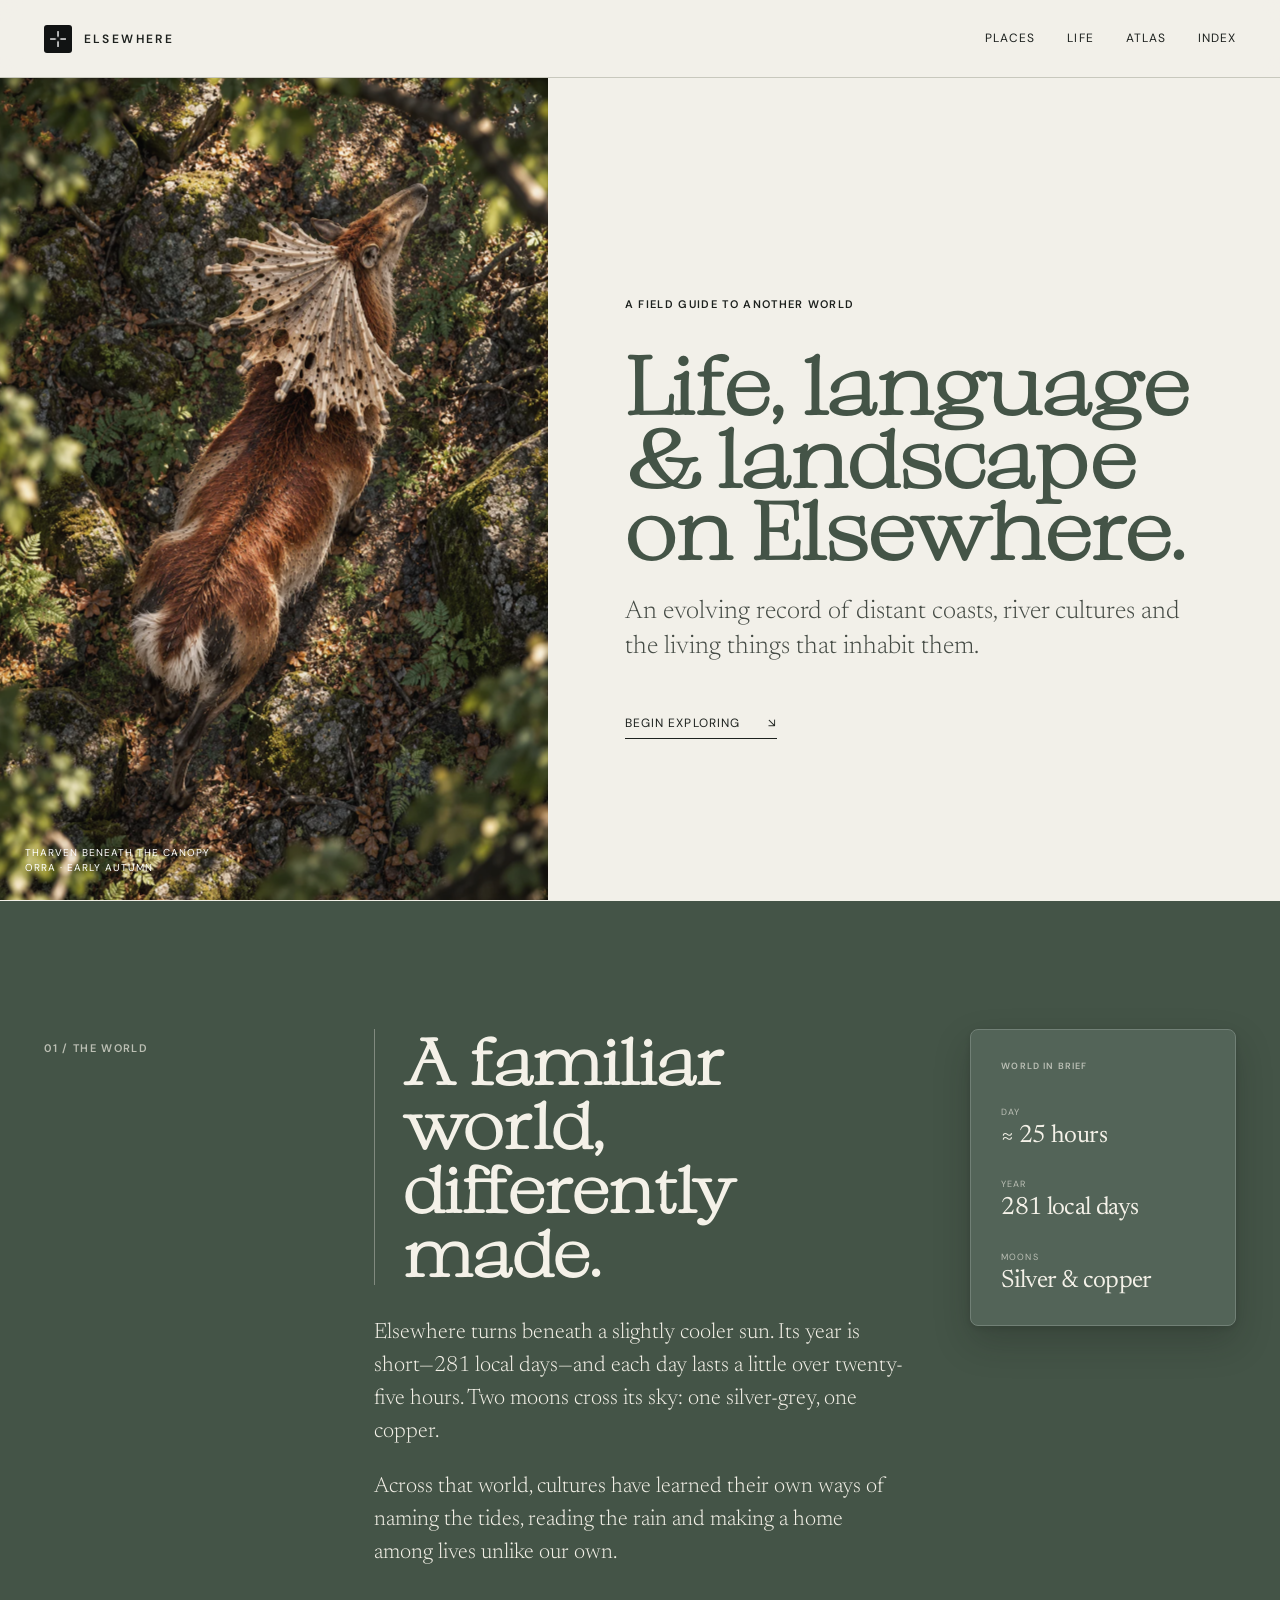
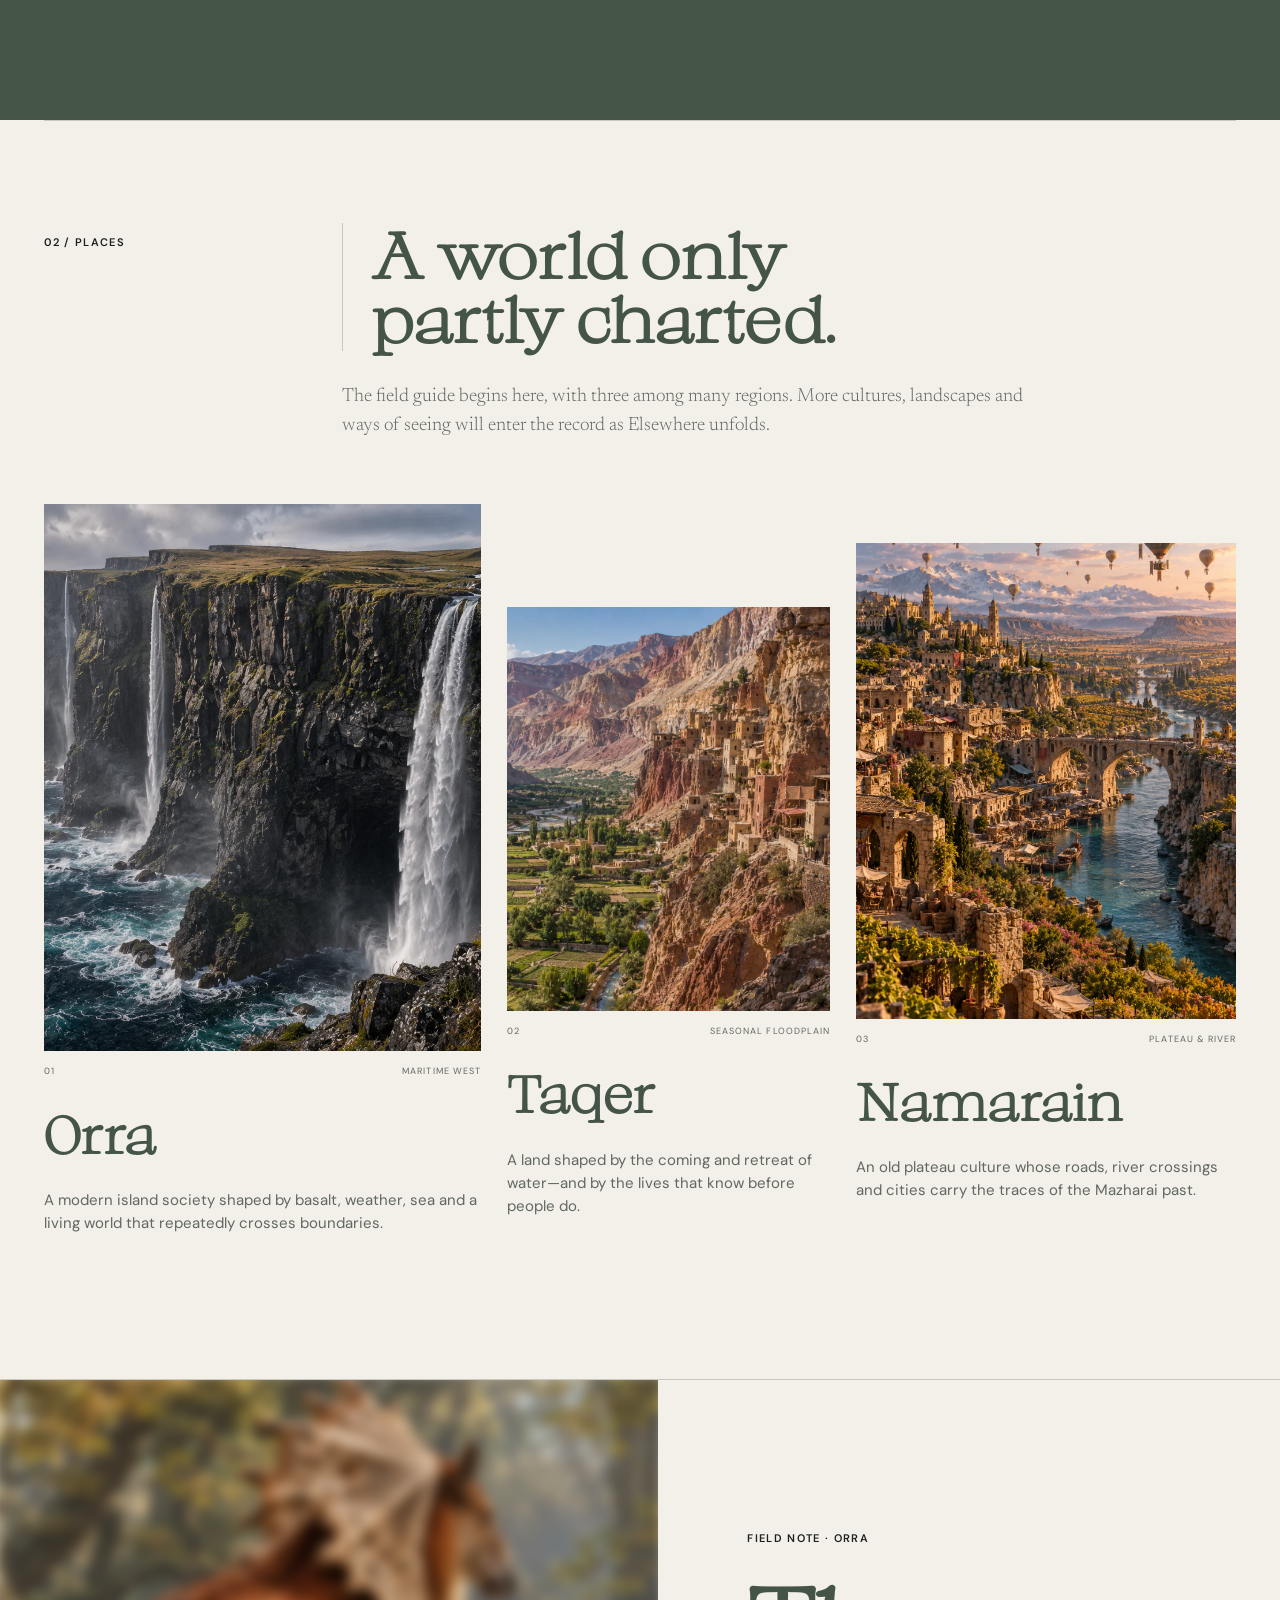
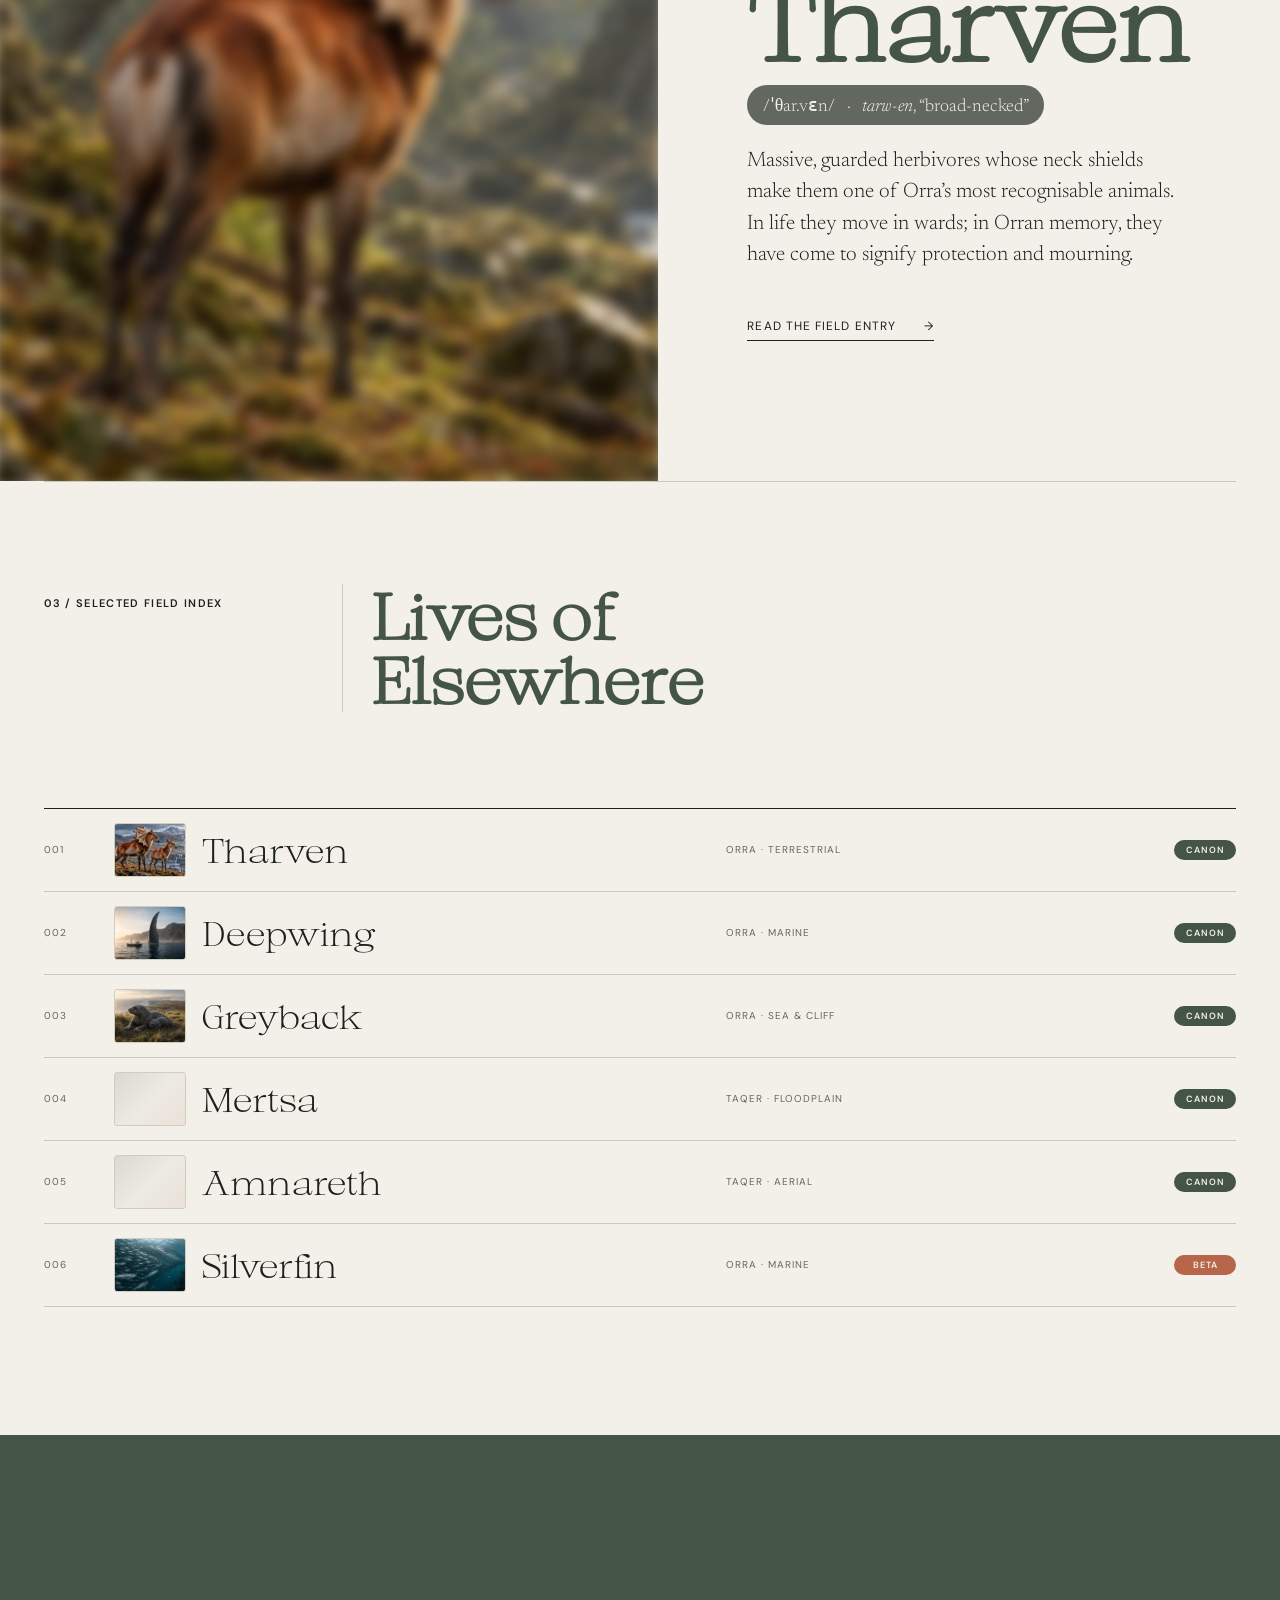
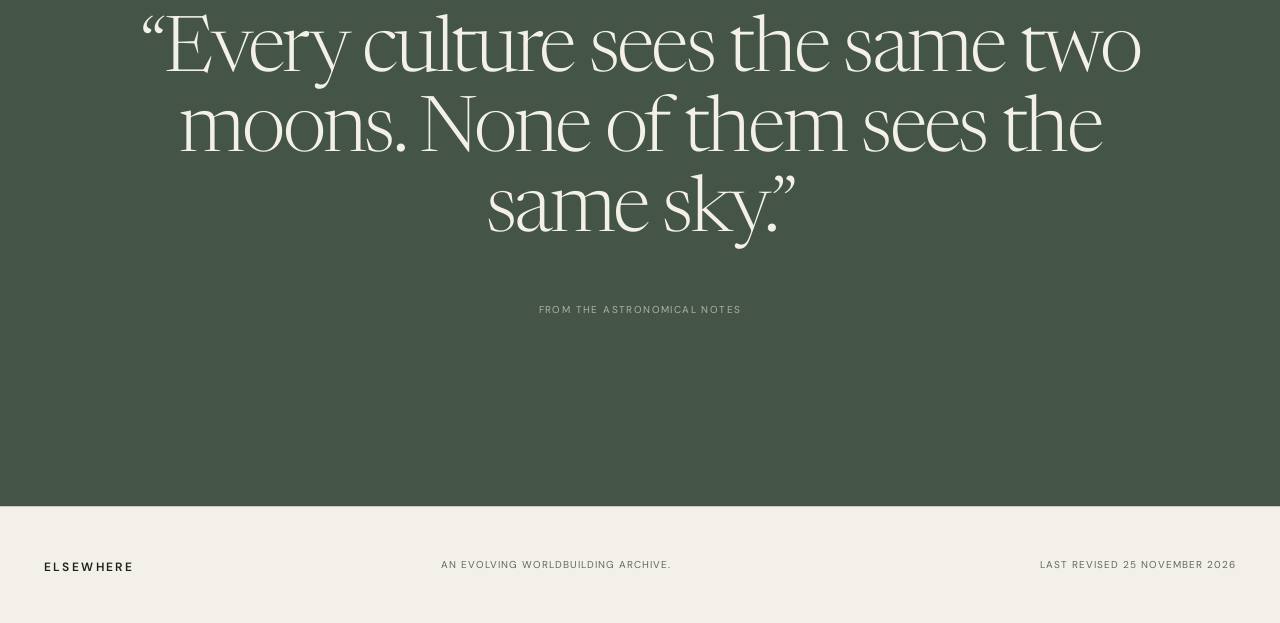
<file: index.html>
<!doctype html>
<html lang="en">
<head>
  <meta charset="utf-8">
  <meta name="viewport" content="width=device-width, initial-scale=1">
  <meta name="description" content="Elsewhere — a field guide to another world.">
  <title>Elsewhere — A field guide to another world</title>
  <link rel="stylesheet" href="assets/styles.css?v=13">
  <script src="assets/site.js?v=10" defer></script>
</head>
<body>
  <header class="site-header">
    <a class="wordmark" href="index.html" aria-label="Elsewhere home"><span class="wordmark-mark"><img src="assets/images/elsewhere-coordinate-logo-dark.png" alt=""></span><span>Elsewhere</span></a>
    <button class="menu-button" type="button" aria-expanded="false" aria-controls="site-nav">Explore</button>
    <nav id="site-nav" aria-label="Primary navigation">
      <a href="#places">Places</a>
      <a href="#life">Life</a>
      <a href="#atlas">Atlas</a>
      <a href="articles/tharven.html">Index</a>
    </nav>
  </header>

  <main>
    <section class="hero" aria-labelledby="hero-title">
      <figure class="hero-image">
        <img src="assets/images/tharven-canopy-view.webp" width="1024" height="1536" fetchpriority="high" alt="A Tharven seen from the forest canopy, standing among mossy rocks and autumn leaves">
      </figure>
      <div class="hero-copy">
        <p class="eyebrow">A field guide to another world</p>
        <h1 id="hero-title">Life, language &amp; landscape on Elsewhere.</h1>
        <p class="dek">An evolving record of distant coasts, river cultures and the living things that inhabit them.</p>
        <a class="text-link" href="#places">Begin exploring <span aria-hidden="true">↘</span></a>
      </div>
      <p class="image-note">Tharven beneath the canopy<br>Orra · Early autumn</p>
    </section>

    <section class="intro ruled-section">
      <p class="section-number">01 / The world</p>
      <div class="intro-copy">
        <h2>A familiar world, differently made.</h2>
        <p>Elsewhere turns beneath a slightly cooler sun. Its year is short—281 local days—and each day lasts a little over twenty-five hours. Two moons cross its sky: one silver-grey, one copper.</p>
        <p>Across that world, cultures have learned their own ways of naming the tides, reading the rain and making a home among lives unlike our own.</p>
      </div>
      <aside class="fact-list" aria-label="World facts">
        <div><span>Day</span><strong>≈ 25 hours</strong></div>
        <div><span>Year</span><strong>281 local days</strong></div>
        <div><span>Moons</span><strong>Silver &amp; copper</strong></div>
      </aside>
    </section>

    <section class="places ruled-section" id="places">
      <div class="section-heading">
        <p class="section-number">02 / Places</p>
        <div class="section-heading-copy">
          <h2>A world only partly charted.</h2>
          <p>The field guide begins here, with three among many regions. More cultures, landscapes and ways of seeing will enter the record as Elsewhere unfolds.</p>
        </div>
      </div>
      <div class="place-grid">
        <article class="place-card place-card--orra">
          <a href="places/orra.html">
            <div class="place-image place-image--orra"><img src="assets/images/orra-cliffs-places.webp" width="1536" height="1024" loading="lazy" decoding="async" alt="Waterfalls descending from the high sea cliffs of Orra"></div>
            <div class="card-meta"><span>01</span><span>Maritime west</span></div>
            <h3>Orra</h3>
            <p>A modern island society shaped by basalt, weather, sea and a living world that repeatedly crosses boundaries.</p>
          </a>
        </article>
        <article class="place-card place-card--taqer">
          <a href="places/taqer.html">
            <div class="place-image place-image--taqer"><img src="assets/images/taqer-inhabited-valley.webp" width="1536" height="1024" loading="lazy" decoding="async" alt="An inhabited river valley beneath the red cliffs of Taqer"></div>
            <div class="card-meta"><span>02</span><span>Seasonal floodplain</span></div>
            <h3>Taqer</h3>
            <p>A land shaped by the coming and retreat of water—and by the lives that know before people do.</p>
          </a>
        </article>
        <article class="place-card place-card--namarain">
          <a href="places/namarain.html">
            <div class="place-image place-image--namarain"><img src="assets/images/namarain-oravan.webp" width="1024" height="1536" loading="lazy" decoding="async" alt="Oravan rising above a river valley in Namarain, with balloons crossing the sky"></div>
            <div class="card-meta"><span>03</span><span>Plateau &amp; river</span></div>
            <h3>Namarain</h3>
            <p>An old plateau culture whose roads, river crossings and cities carry the traces of the Mazharai past.</p>
          </a>
        </article>
      </div>
    </section>

    <section class="feature ruled-section" id="life">
      <div class="feature-image"><img src="assets/images/tharven-field-note.webp" width="1536" height="1024" loading="lazy" decoding="async" alt="A Tharven seen from behind in an autumn forest"></div>
      <div class="feature-copy">
        <p class="eyebrow">Field note · Orra</p>
        <h2>Tharven</h2>
        <p class="pronunciation">/ˈθar.vɛn/ <span>·</span> <em>tarw-en</em>, “broad-necked”</p>
        <p>Massive, guarded herbivores whose neck shields make them one of Orra’s most recognisable animals. In life they move in wards; in Orran memory, they have come to signify protection and mourning.</p>
        <a class="text-link" href="articles/tharven.html">Read the field entry <span aria-hidden="true">→</span></a>
      </div>
    </section>

    <section class="field-index ruled-section" id="atlas">
      <div class="section-heading">
        <p class="section-number">03 / Selected field index</p>
        <h2>Lives of Elsewhere</h2>
      </div>
      <div class="index-list">
        <a href="articles/tharven.html?v=forward-transition"><span class="index-no">001</span><span class="index-thumb"><img src="assets/images/tharven-article-hero.webp" width="1536" height="1024" loading="lazy" decoding="async" alt=""></span><strong>Tharven</strong><span class="index-meta">Orra · terrestrial</span><i class="status status--canon">CANON</i></a>
        <a href="articles/deepwing.html"><span class="index-no">002</span><span class="index-thumb"><img src="assets/images/deepwing-sailing.webp" width="1600" height="1067" loading="lazy" decoding="async" alt=""></span><strong>Deepwing</strong><span class="index-meta">Orra · marine</span><i class="status status--canon">CANON</i></a>
        <a href="articles/greyback.html"><span class="index-no">003</span><span class="index-thumb"><img src="assets/images/greyback-uplands.webp" width="1600" height="1067" loading="lazy" decoding="async" alt=""></span><strong>Greyback</strong><span class="index-meta">Orra · sea &amp; cliff</span><i class="status status--canon">CANON</i></a>
        <a href="articles/mertsa.html"><span class="index-no">004</span><span class="index-thumb index-thumb--placeholder" aria-hidden="true"></span><strong>Mertsa</strong><span class="index-meta">Taqer · floodplain</span><i class="status status--canon">CANON</i></a>
        <a href="articles/amnareth.html"><span class="index-no">005</span><span class="index-thumb index-thumb--placeholder" aria-hidden="true"></span><strong>Amnareth</strong><span class="index-meta">Taqer · aerial</span><i class="status status--canon">CANON</i></a>
        <a href="articles/silverfin.html"><span class="index-no">006</span><span class="index-thumb"><img src="assets/images/silverfin-shoal.webp" width="1600" height="895" loading="lazy" decoding="async" alt=""></span><strong>Silverfin</strong><span class="index-meta">Orra · marine</span><i class="status status--beta">BETA</i></a>
      </div>
    </section>

    <section class="quote-section">
      <blockquote>“Every culture sees the same two moons. None of them sees the same sky.”</blockquote>
      <p>From the astronomical notes</p>
    </section>
  </main>

  <footer>
    <a class="wordmark" href="index.html">Elsewhere</a>
    <p>An evolving worldbuilding archive.</p>
        <p>Last revised <time datetime="2026-11-25">25 November 2026</time></p>
  </footer>
</body>
</html>
</file>
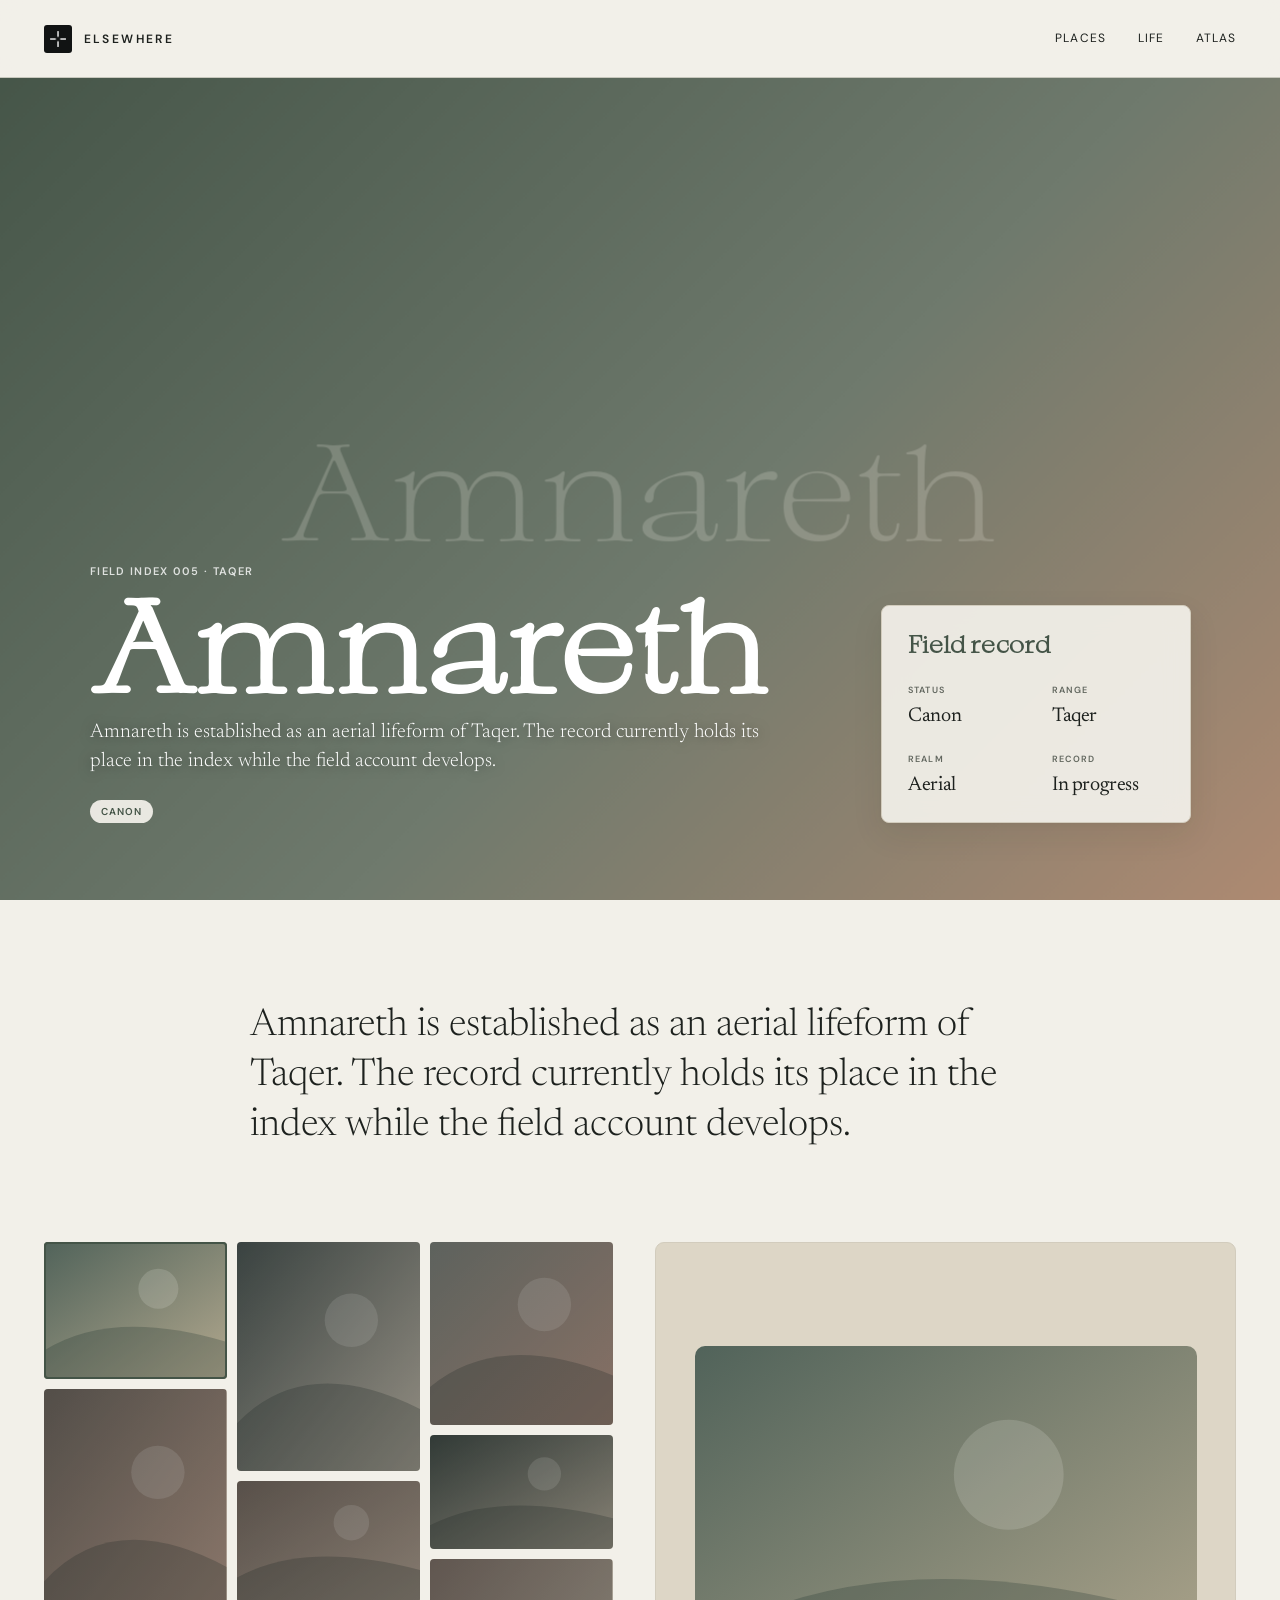
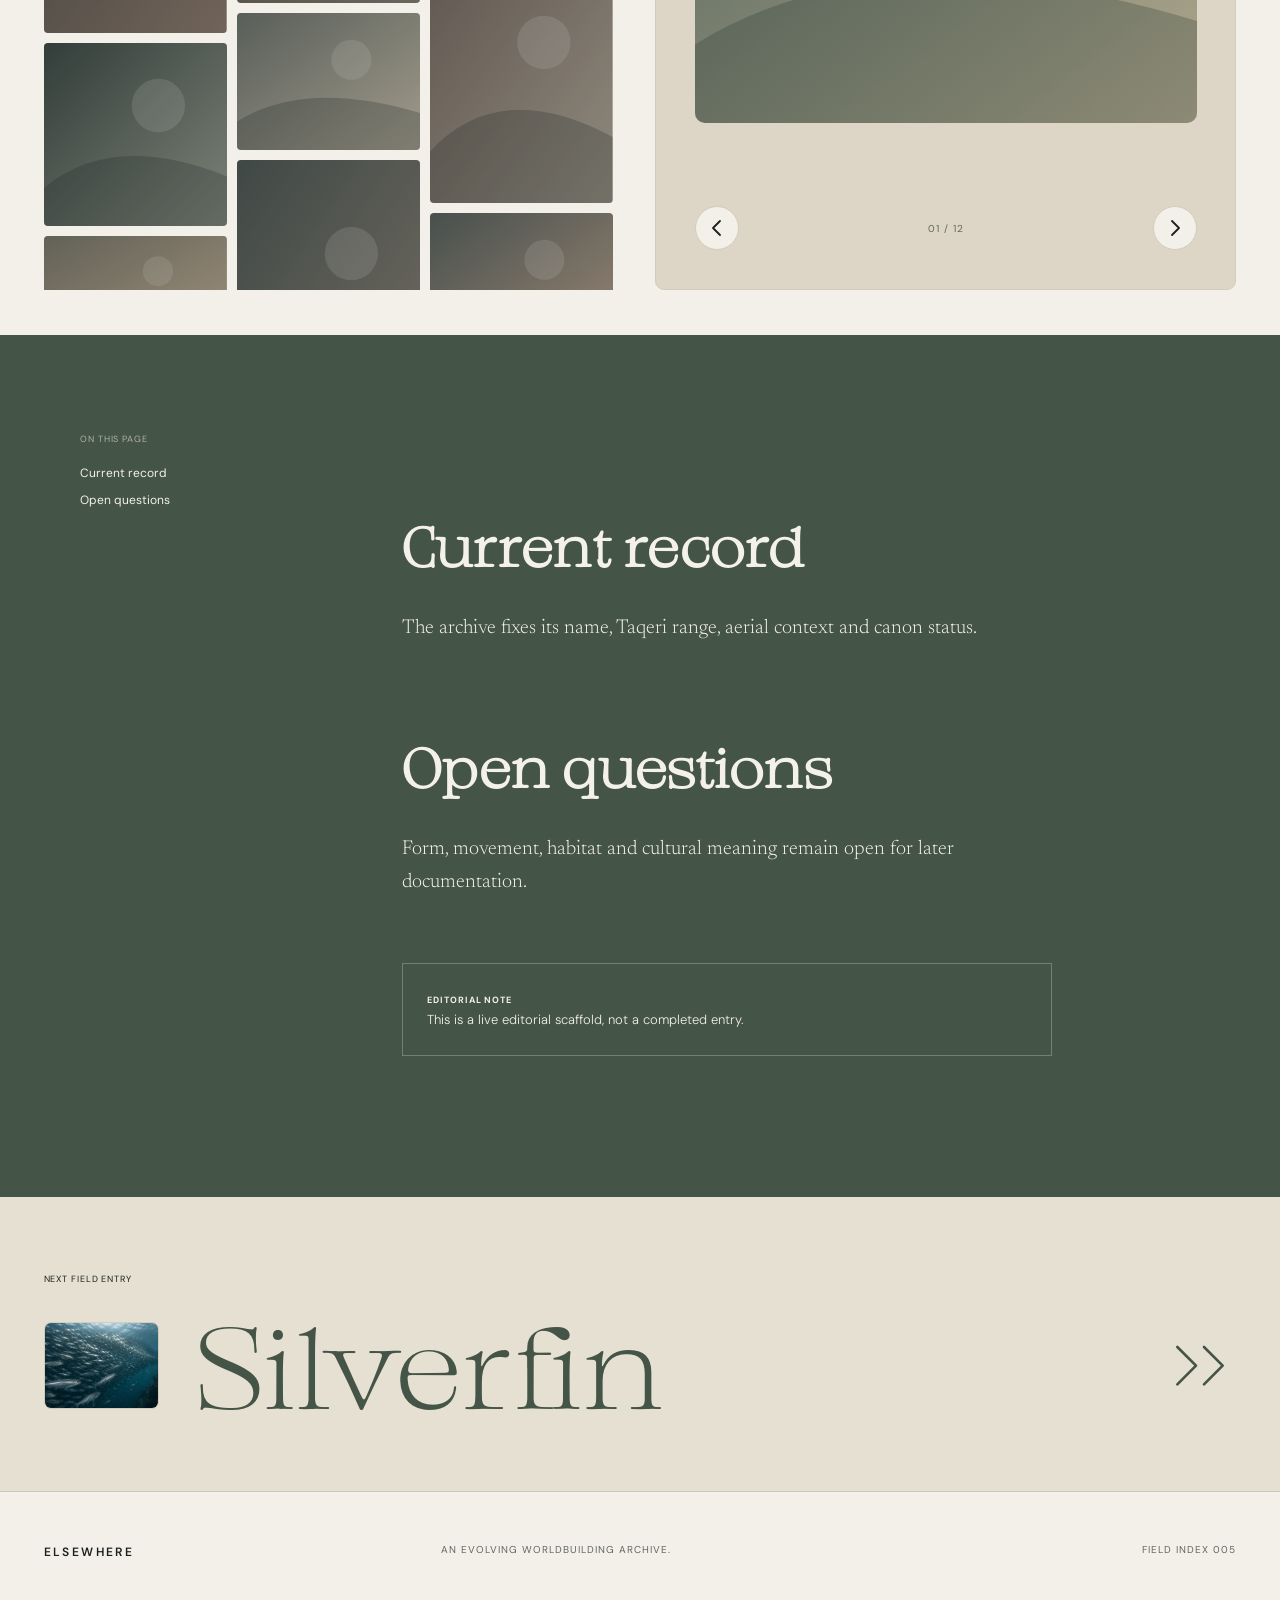
<file: articles/amnareth.html>
<!doctype html><html lang="en"><head><meta charset="utf-8"><meta name="viewport" content="width=device-width, initial-scale=1"><meta name="description" content="Amnareth — a field entry from Elsewhere."><title>Amnareth — Elsewhere</title><link rel="stylesheet" href="../assets/styles.css?v=26"><script src="../assets/site.js?v=21" defer></script></head><body class="article-page"><header class="site-header"><a class="wordmark" href="../index.html" aria-label="Elsewhere home"><span class="wordmark-mark"><img src="../assets/images/elsewhere-coordinate-logo-dark.png" alt=""></span><span>Elsewhere</span></a><button class="menu-button" type="button" aria-expanded="false" aria-controls="site-nav">Explore</button><nav id="site-nav" aria-label="Primary navigation"><a href="../index.html#places">Places</a><a href="../index.html#life">Life</a><a href="../index.html#atlas">Atlas</a></nav></header><main><header class="article-hero"><div><p class="eyebrow">Field index 005 · Taqer</p><h1>Amnareth</h1><span class="record-status">Canon</span></div><dl class="article-facts"><div><dt>Status</dt><dd>Canon</dd></div><div><dt>Range</dt><dd>Taqer</dd></div><div><dt>Realm</dt><dd>Aerial</dd></div><div><dt>Record</dt><dd>In progress</dd></div></dl></header><figure class="article-lead article-lead--placeholder"><span>Amnareth</span></figure><article class="article-body"><aside class="article-toc"><p>On this page</p><a href="#record">Current record</a><a href="#open">Open questions</a></aside><div class="article-prose"><p class="lede">Amnareth is established as an aerial lifeform of Taqer. The record currently holds its place in the index while the field account develops.</p><h2 id="record">Current record</h2><p>The archive fixes its name, Taqeri range, aerial context and canon status.</p><h2 id="open">Open questions</h2><p>Form, movement, habitat and cultural meaning remain open for later documentation.</p><p class="editorial-note"><strong>Editorial note</strong><br>This is a live editorial scaffold, not a completed entry.</p></div></article><nav class="article-next" aria-label="Next article"><span>Next field entry</span><a href="silverfin.html"><span class="article-next-thumb"><img src="../assets/images/silverfin-shoal.webp" alt=""></span><strong>Silverfin</strong><i aria-hidden="true"><svg viewBox="0 0 48 40"><path d="m4 6 14 14L4 34M24 6l14 14-14 14"/></svg></i></a></nav></main><footer><a class="wordmark" href="../index.html">Elsewhere</a><p>An evolving worldbuilding archive.</p><p>Field index 005</p></footer></body></html>
</file>
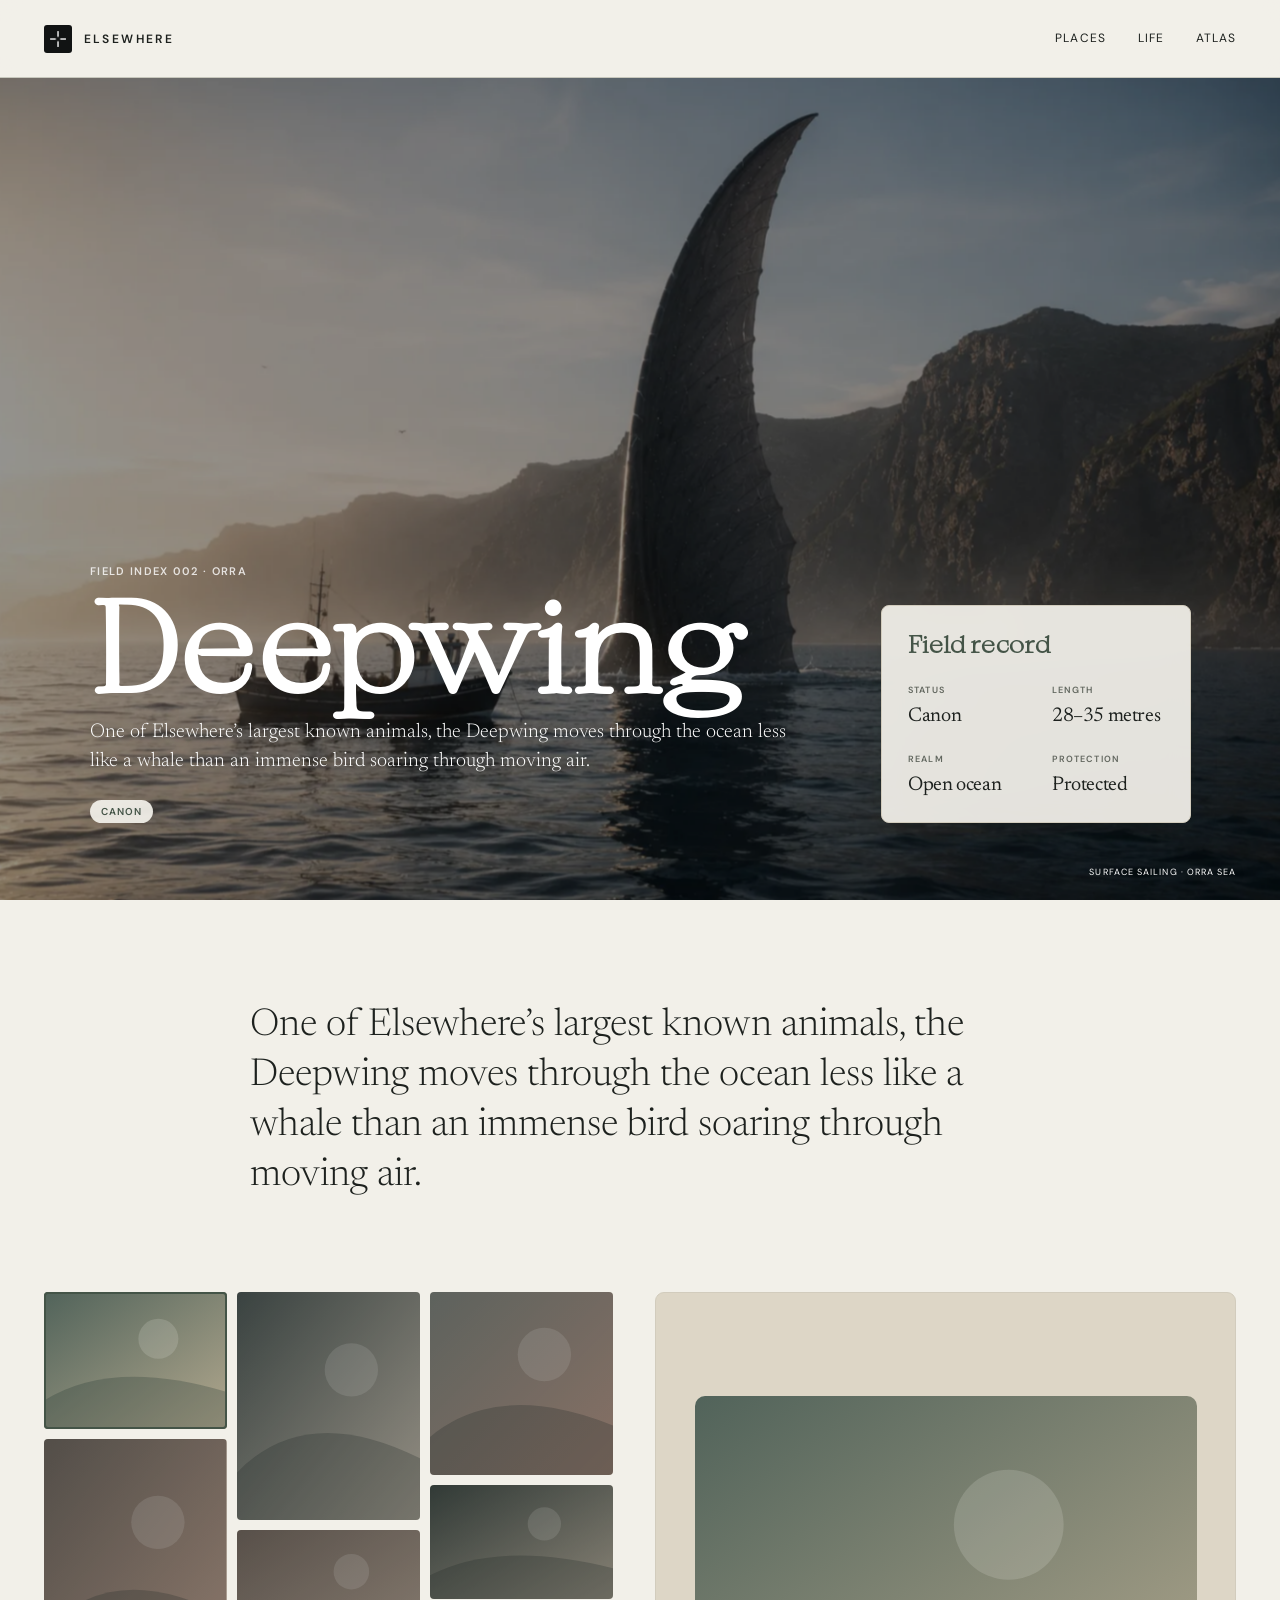
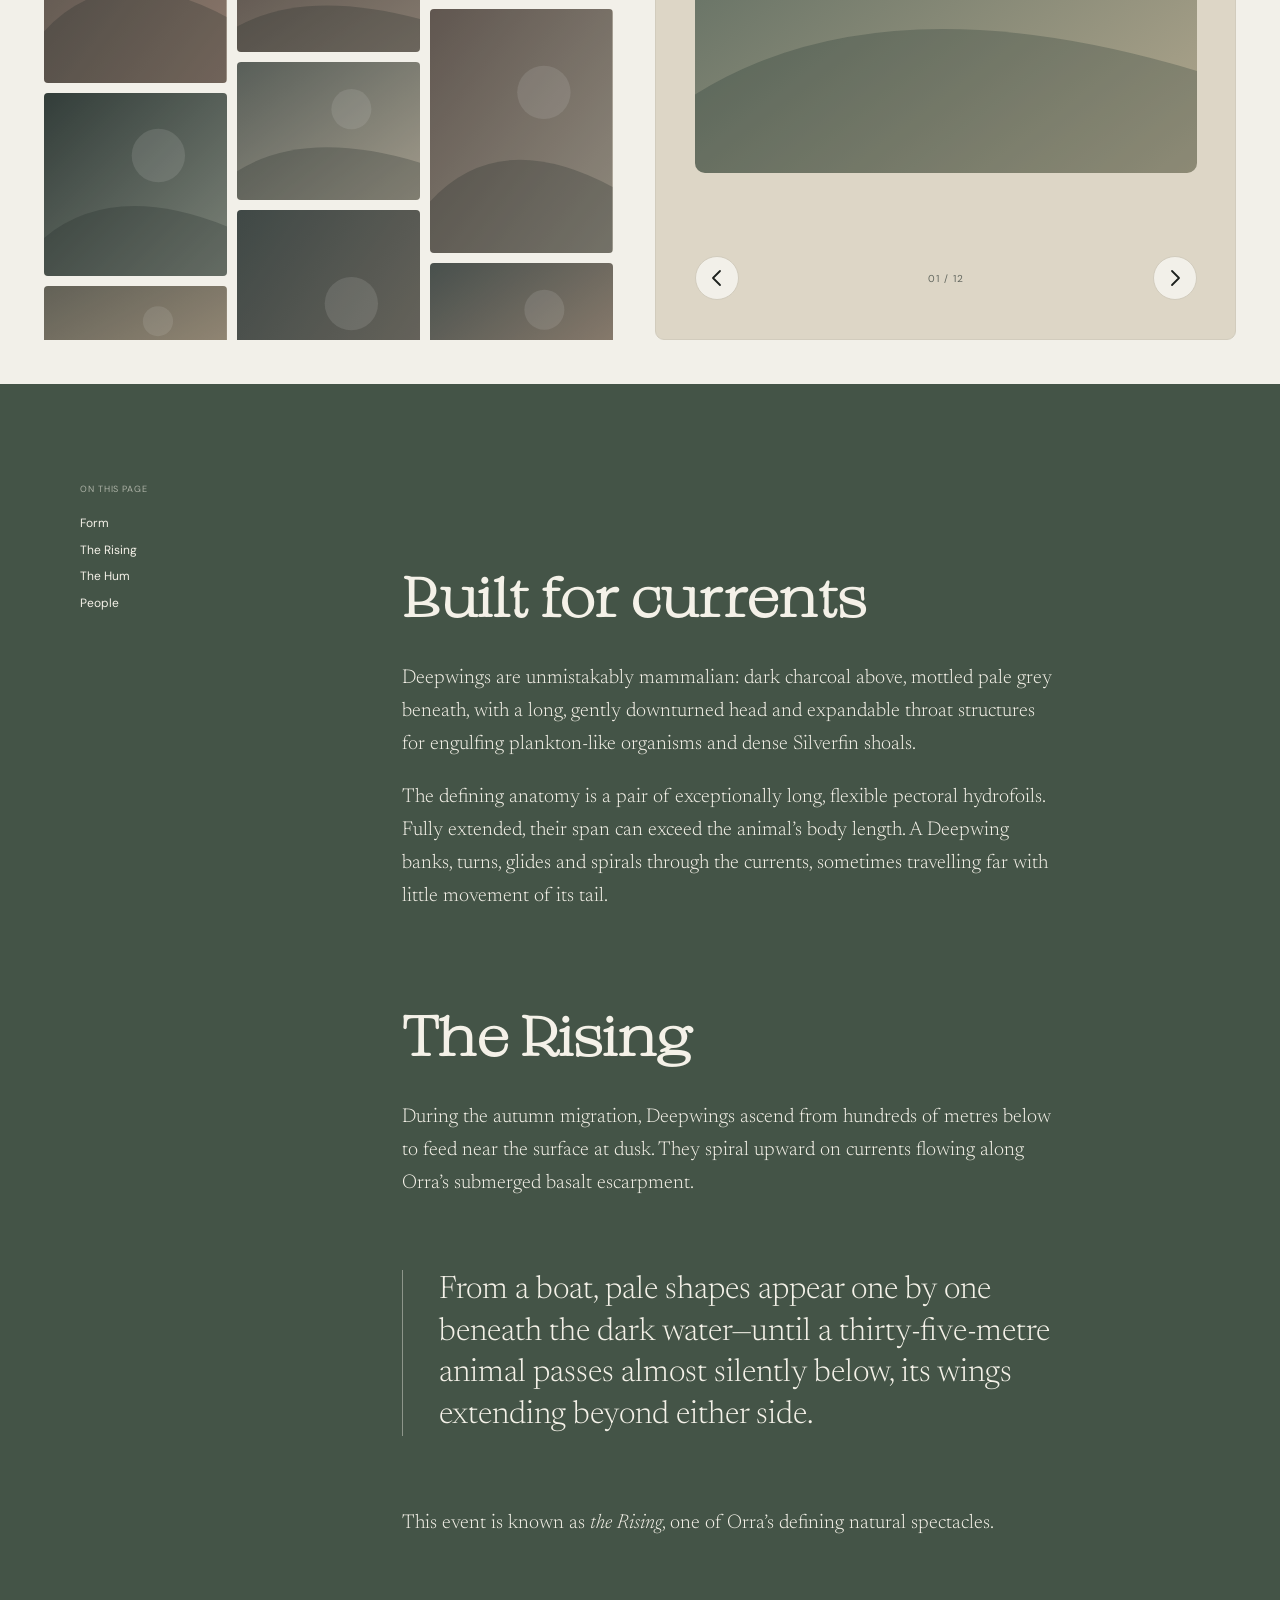
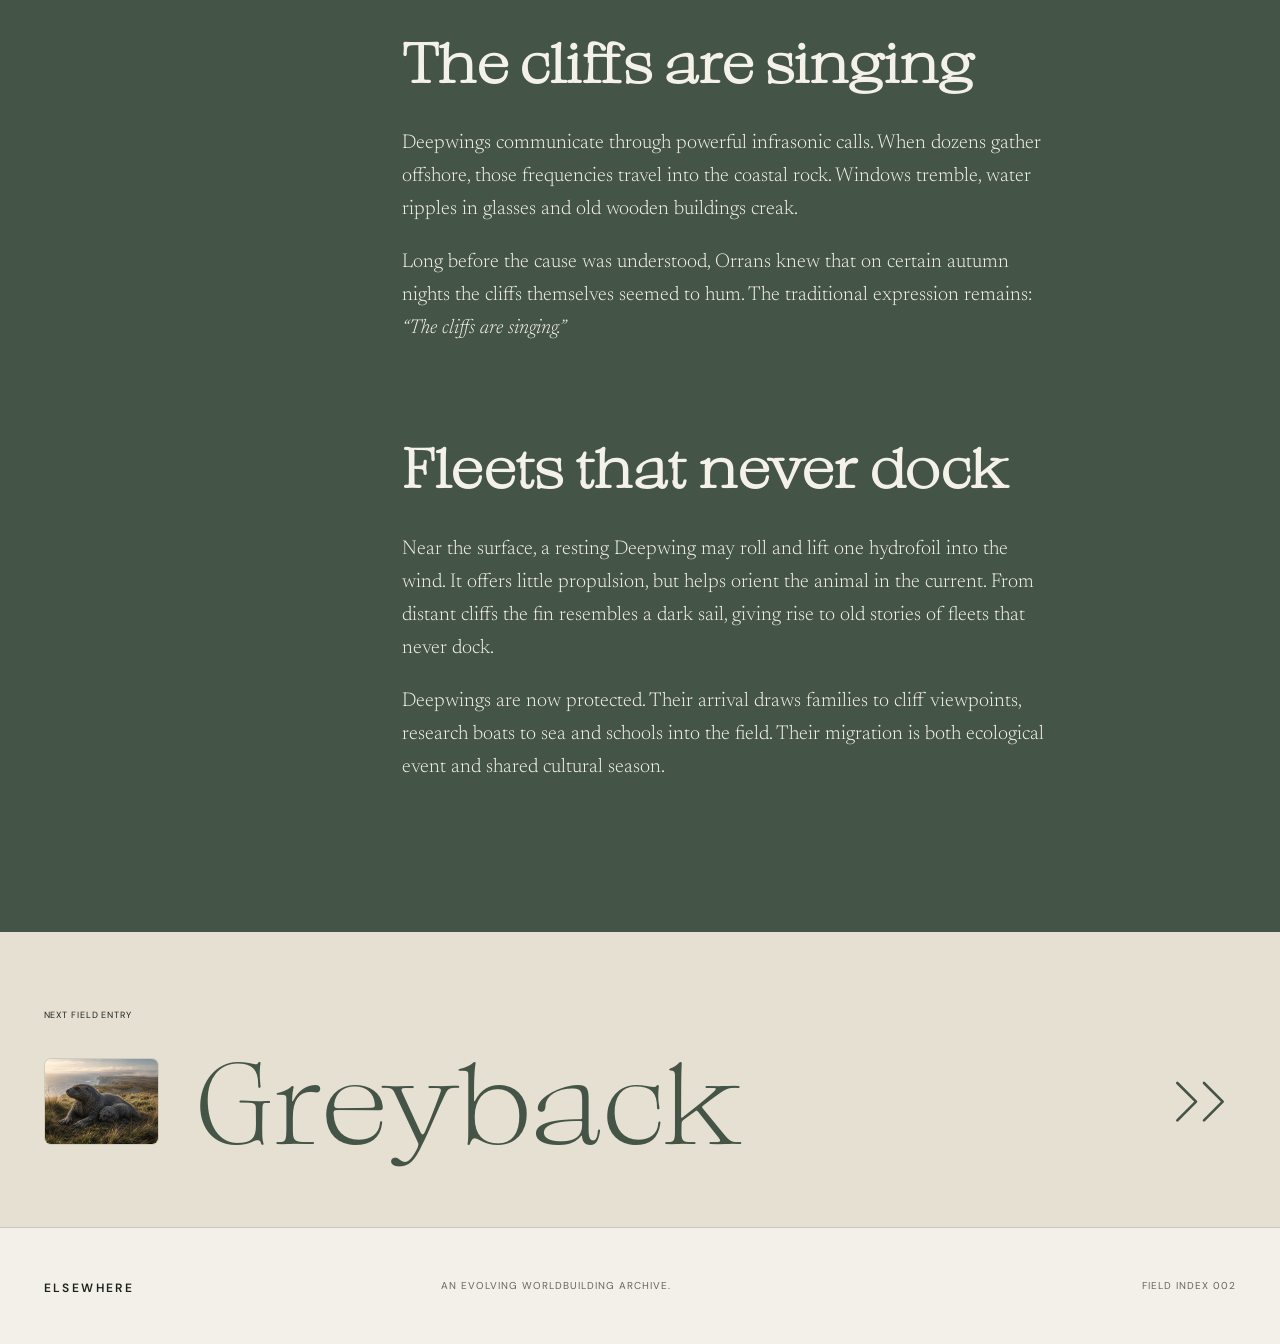
<file: articles/deepwing.html>
<!doctype html>
<html lang="en"><head><meta charset="utf-8"><meta name="viewport" content="width=device-width,initial-scale=1"><meta name="description" content="Deepwing — the great current-soaring marine mammal of Orra."><title>Deepwing — Elsewhere</title><link rel="stylesheet" href="../assets/styles.css?v=26"><script src="../assets/site.js?v=21" defer></script></head>
<body class="article-page"><header class="site-header"><a class="wordmark" href="../index.html" aria-label="Elsewhere home"><span class="wordmark-mark"><img src="../assets/images/elsewhere-coordinate-logo-dark.png" alt=""></span><span>Elsewhere</span></a><button class="menu-button" type="button" aria-expanded="false" aria-controls="site-nav">Explore</button><nav id="site-nav" aria-label="Primary navigation"><a href="../index.html#places">Places</a><a href="../index.html#life">Life</a><a href="../index.html#atlas">Atlas</a></nav></header>
<main><header class="article-hero"><div><p class="eyebrow">Field index 002 · Orra</p><h1>Deepwing</h1><span class="record-status">Canon</span></div><dl class="article-facts"><div><dt>Status</dt><dd>Canon</dd></div><div><dt>Length</dt><dd>28–35 metres</dd></div><div><dt>Realm</dt><dd>Open ocean</dd></div><div><dt>Protection</dt><dd>Protected</dd></div></dl></header>
<figure class="article-lead"><img src="../assets/images/deepwing-sailing.webp" width="1600" height="1067" alt="A Deepwing resting at the surface with one hydrofoil raised like a sail"><figcaption>Surface sailing · Orra Sea</figcaption></figure>
<article class="article-body"><aside class="article-toc"><p>On this page</p><a href="#form">Form</a><a href="#rising">The Rising</a><a href="#hum">The Hum</a><a href="#people">People</a></aside><div class="article-prose"><p class="lede">One of Elsewhere’s largest known animals, the Deepwing moves through the ocean less like a whale than an immense bird soaring through moving air.</p>
<h2 id="form">Built for currents</h2><p>Deepwings are unmistakably mammalian: dark charcoal above, mottled pale grey beneath, with a long, gently downturned head and expandable throat structures for engulfing plankton-like organisms and dense Silverfin shoals.</p><p>The defining anatomy is a pair of exceptionally long, flexible pectoral hydrofoils. Fully extended, their span can exceed the animal’s body length. A Deepwing banks, turns, glides and spirals through the currents, sometimes travelling far with little movement of its tail.</p>
<h2 id="rising">The Rising</h2><p>During the autumn migration, Deepwings ascend from hundreds of metres below to feed near the surface at dusk. They spiral upward on currents flowing along Orra’s submerged basalt escarpment.</p><p class="pull-quote">From a boat, pale shapes appear one by one beneath the dark water—until a thirty-five-metre animal passes almost silently below, its wings extending beyond either side.</p><p>This event is known as <em>the Rising</em>, one of Orra’s defining natural spectacles.</p>
<h2 id="hum">The cliffs are singing</h2><p>Deepwings communicate through powerful infrasonic calls. When dozens gather offshore, those frequencies travel into the coastal rock. Windows tremble, water ripples in glasses and old wooden buildings creak.</p><p>Long before the cause was understood, Orrans knew that on certain autumn nights the cliffs themselves seemed to hum. The traditional expression remains: <em>“The cliffs are singing.”</em></p>
<h2 id="people">Fleets that never dock</h2><p>Near the surface, a resting Deepwing may roll and lift one hydrofoil into the wind. It offers little propulsion, but helps orient the animal in the current. From distant cliffs the fin resembles a dark sail, giving rise to old stories of fleets that never dock.</p><p>Deepwings are now protected. Their arrival draws families to cliff viewpoints, research boats to sea and schools into the field. Their migration is both ecological event and shared cultural season.</p></div></article>
<nav class="article-next" aria-label="Next article"><span>Next field entry</span><a href="greyback.html"><span class="article-next-thumb"><img src="../assets/images/greyback-uplands.webp" alt=""></span><strong>Greyback</strong><i aria-hidden="true"><svg viewBox="0 0 48 40"><path d="m4 6 14 14L4 34M24 6l14 14-14 14"/></svg></i></a></nav></main><footer><a class="wordmark" href="../index.html">Elsewhere</a><p>An evolving worldbuilding archive.</p><p>Field index 002</p></footer></body></html>
</file>
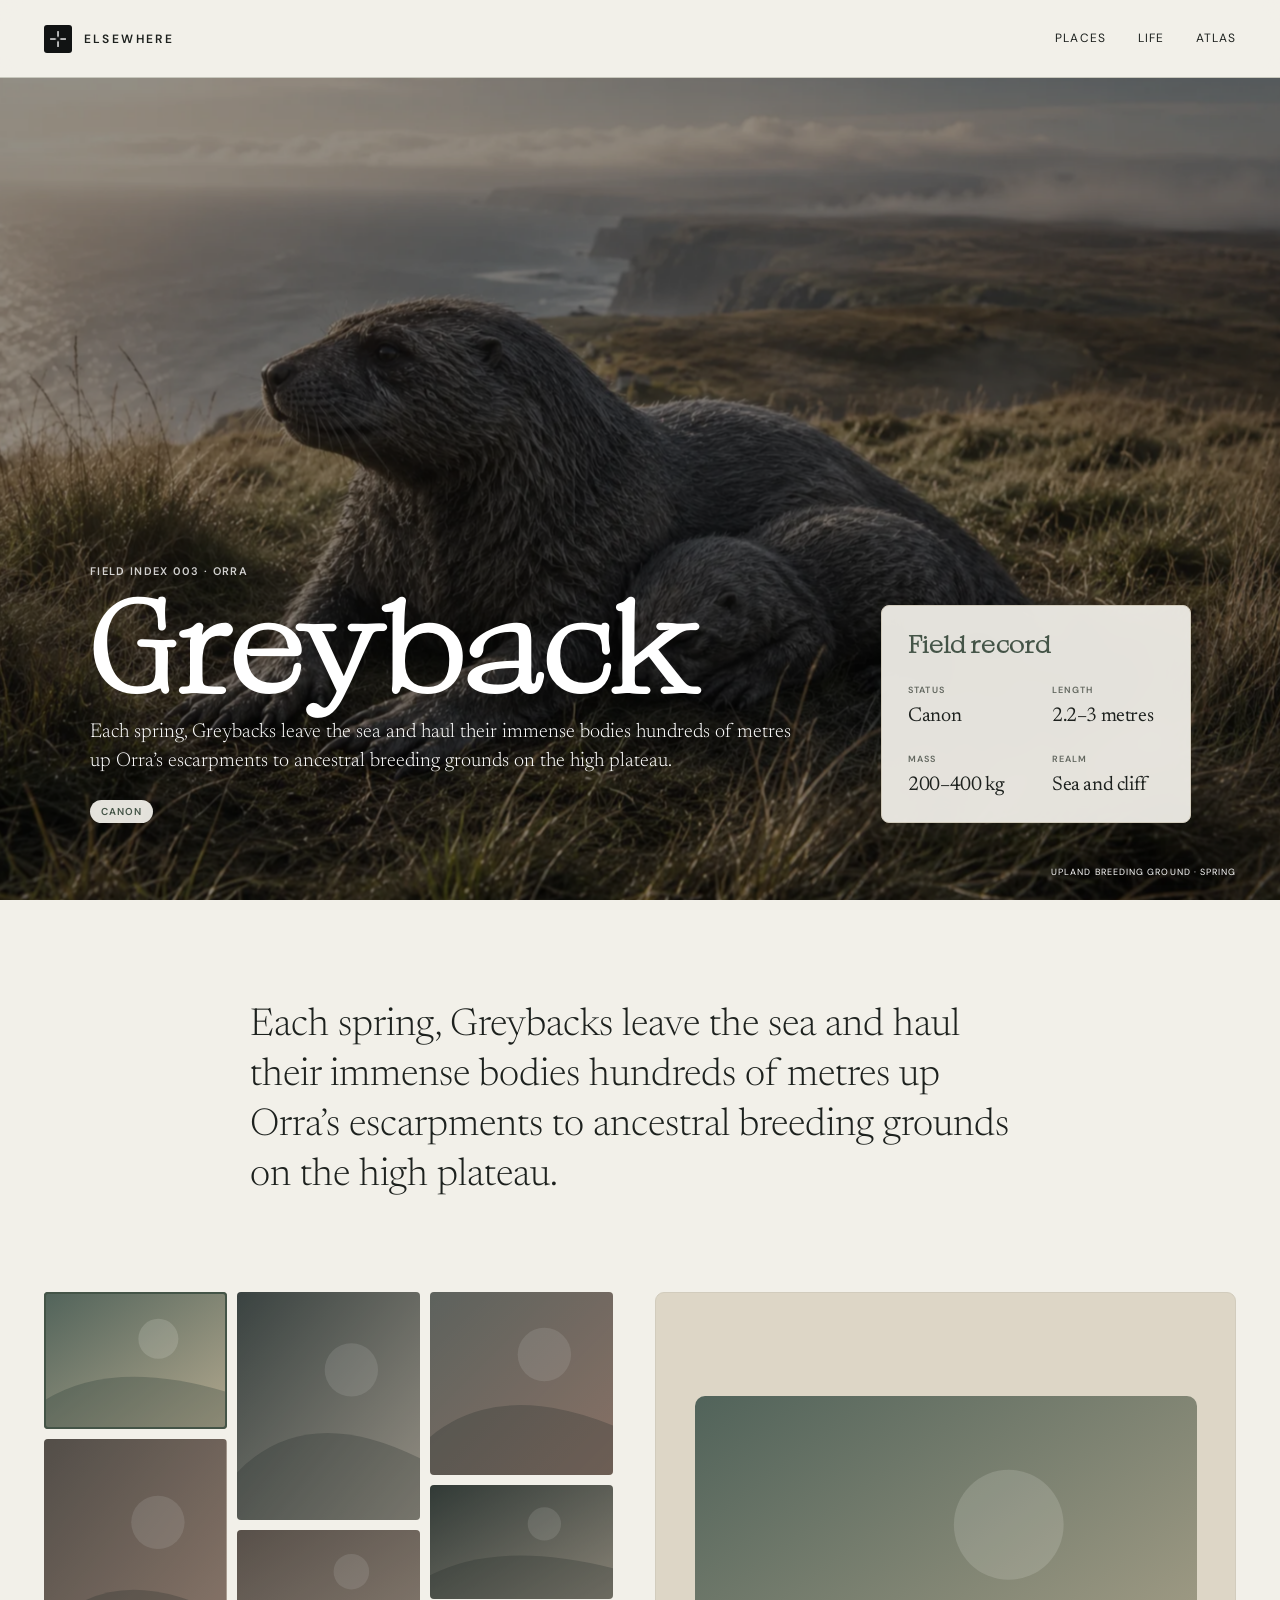
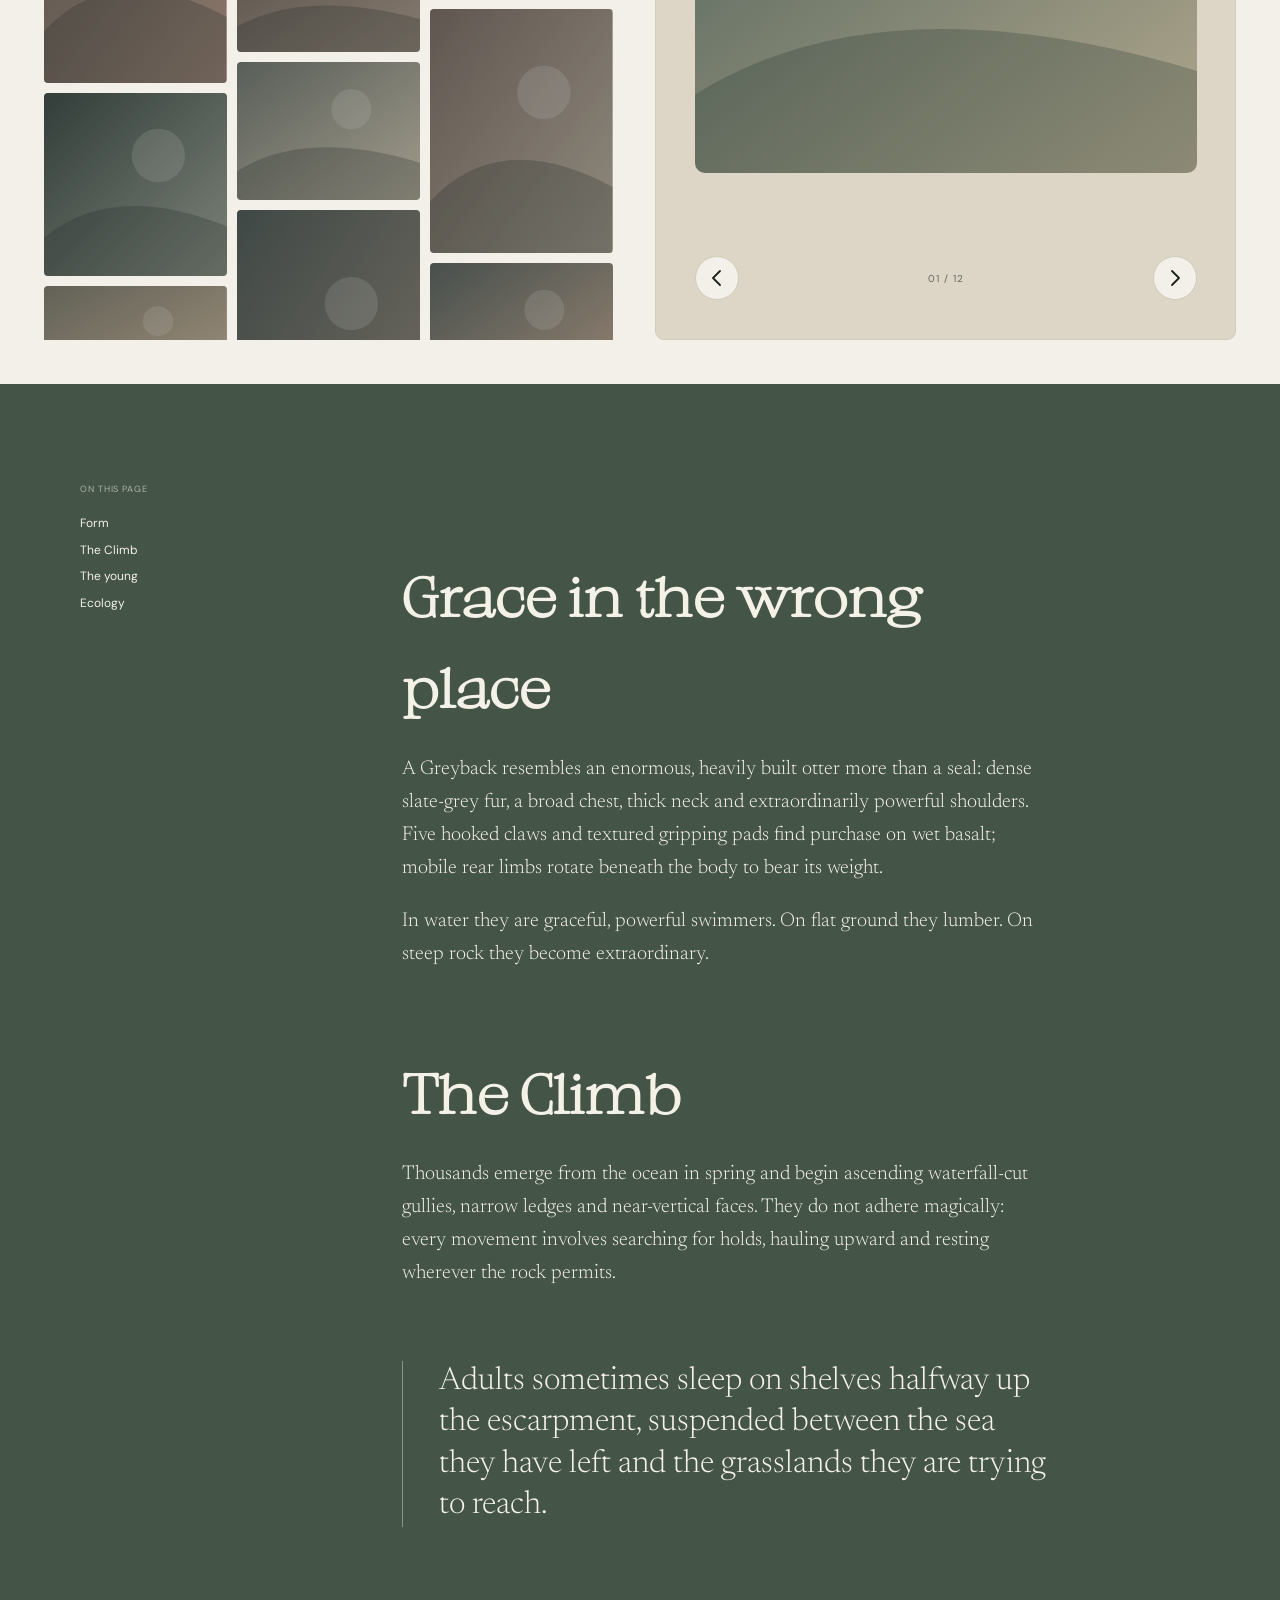
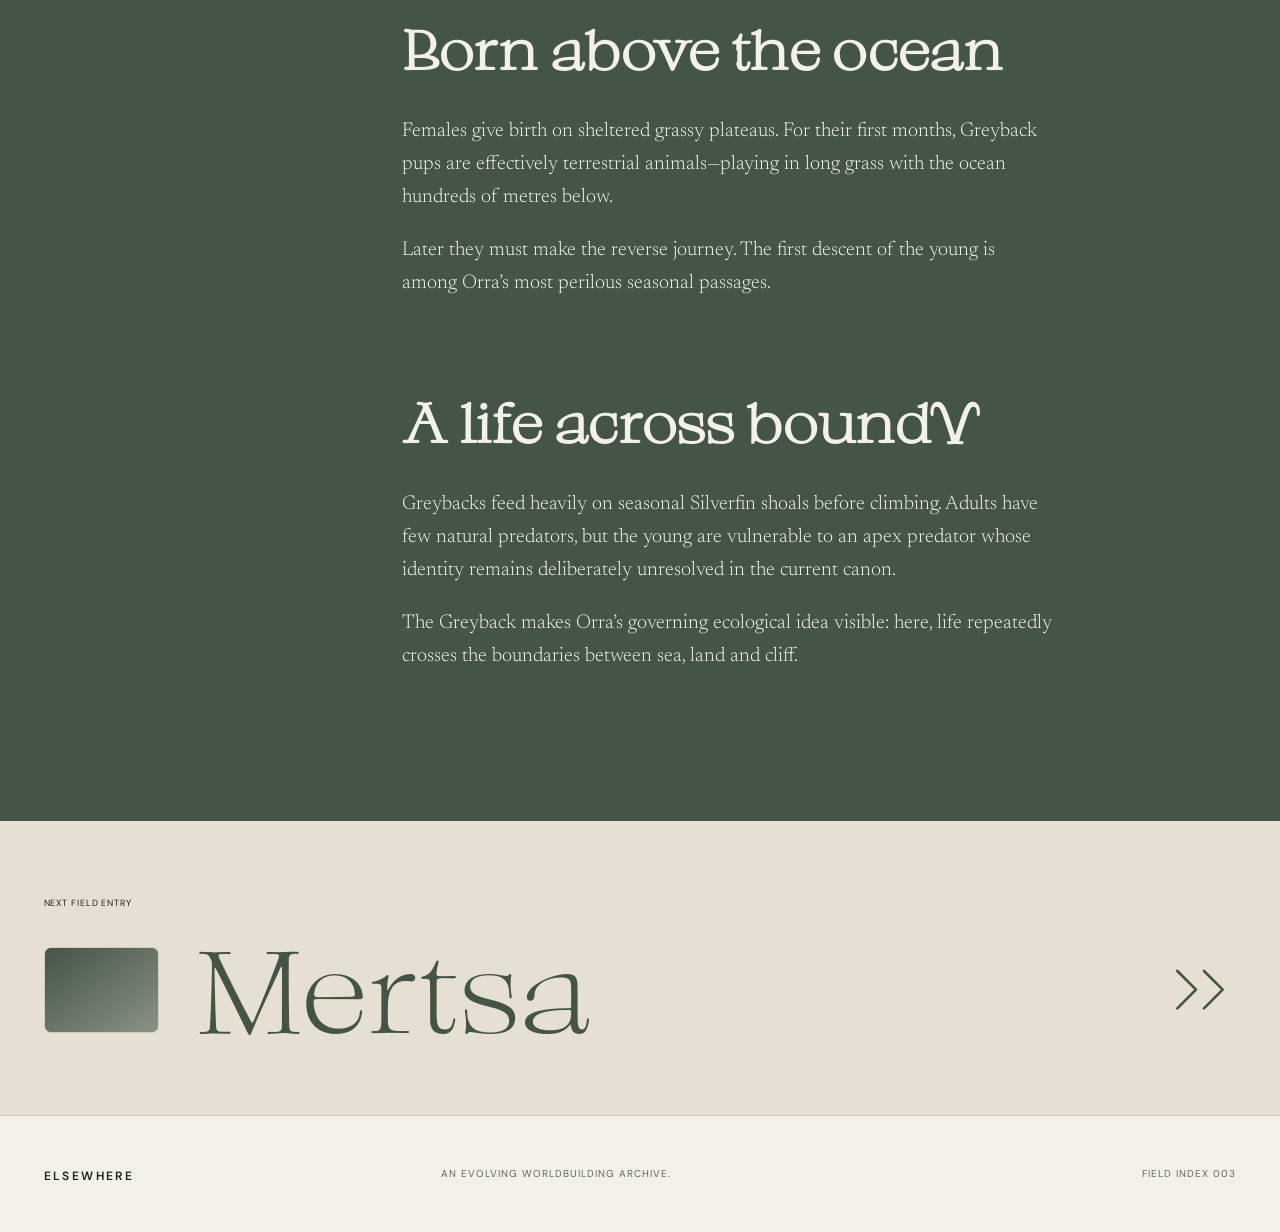
<file: articles/greyback.html>
<!doctype html>
<html lang="en"><head><meta charset="utf-8"><meta name="viewport" content="width=device-width,initial-scale=1"><meta name="description" content="Greyback — Orra’s great sea-to-cliff migrant."><title>Greyback — Elsewhere</title><link rel="stylesheet" href="../assets/styles.css?v=26"><script src="../assets/site.js?v=21" defer></script></head>
<body class="article-page"><header class="site-header"><a class="wordmark" href="../index.html" aria-label="Elsewhere home"><span class="wordmark-mark"><img src="../assets/images/elsewhere-coordinate-logo-dark.png" alt=""></span><span>Elsewhere</span></a><button class="menu-button" type="button" aria-expanded="false" aria-controls="site-nav">Explore</button><nav id="site-nav" aria-label="Primary navigation"><a href="../index.html#places">Places</a><a href="../index.html#life">Life</a><a href="../index.html#atlas">Atlas</a></nav></header>
<main><header class="article-hero"><div><p class="eyebrow">Field index 003 · Orra</p><h1>Greyback</h1><span class="record-status">Canon</span></div><dl class="article-facts"><div><dt>Status</dt><dd>Canon</dd></div><div><dt>Length</dt><dd>2.2–3 metres</dd></div><div><dt>Mass</dt><dd>200–400 kg</dd></div><div><dt>Realm</dt><dd>Sea and cliff</dd></div></dl></header>
<figure class="article-lead"><img src="../assets/images/greyback-uplands.webp" width="1600" height="1067" alt="A Greyback mother and pup in the grassy uplands above Orra’s sea cliffs"><figcaption>Upland breeding ground · Spring</figcaption></figure>
<article class="article-body"><aside class="article-toc"><p>On this page</p><a href="#form">Form</a><a href="#climb">The Climb</a><a href="#young">The young</a><a href="#ecology">Ecology</a></aside><div class="article-prose"><p class="lede">Each spring, Greybacks leave the sea and haul their immense bodies hundreds of metres up Orra’s escarpments to ancestral breeding grounds on the high plateau.</p>
<h2 id="form">Grace in the wrong place</h2><p>A Greyback resembles an enormous, heavily built otter more than a seal: dense slate-grey fur, a broad chest, thick neck and extraordinarily powerful shoulders. Five hooked claws and textured gripping pads find purchase on wet basalt; mobile rear limbs rotate beneath the body to bear its weight.</p><p>In water they are graceful, powerful swimmers. On flat ground they lumber. On steep rock they become extraordinary.</p>
<h2 id="climb">The Climb</h2><p>Thousands emerge from the ocean in spring and begin ascending waterfall-cut gullies, narrow ledges and near-vertical faces. They do not adhere magically: every movement involves searching for holds, hauling upward and resting wherever the rock permits.</p><p class="pull-quote">Adults sometimes sleep on shelves halfway up the escarpment, suspended between the sea they have left and the grasslands they are trying to reach.</p>
<h2 id="young">Born above the ocean</h2><p>Females give birth on sheltered grassy plateaus. For their first months, Greyback pups are effectively terrestrial animals—playing in long grass with the ocean hundreds of metres below.</p><p>Later they must make the reverse journey. The first descent of the young is among Orra’s most perilous seasonal passages.</p>
<h2 id="ecology">A life across boundaries</h2><p>Greybacks feed heavily on seasonal Silverfin shoals before climbing. Adults have few natural predators, but the young are vulnerable to an apex predator whose identity remains deliberately unresolved in the current canon.</p><p>The Greyback makes Orra’s governing ecological idea visible: here, life repeatedly crosses the boundaries between sea, land and cliff.</p></div></article>
<nav class="article-next" aria-label="Next article"><span>Next field entry</span><a href="mertsa.html"><span class="article-next-thumb article-next-thumb--placeholder" aria-hidden="true"></span><strong>Mertsa</strong><i aria-hidden="true"><svg viewBox="0 0 48 40"><path d="m4 6 14 14L4 34M24 6l14 14-14 14"/></svg></i></a></nav></main><footer><a class="wordmark" href="../index.html">Elsewhere</a><p>An evolving worldbuilding archive.</p><p>Field index 003</p></footer></body></html>
</file>
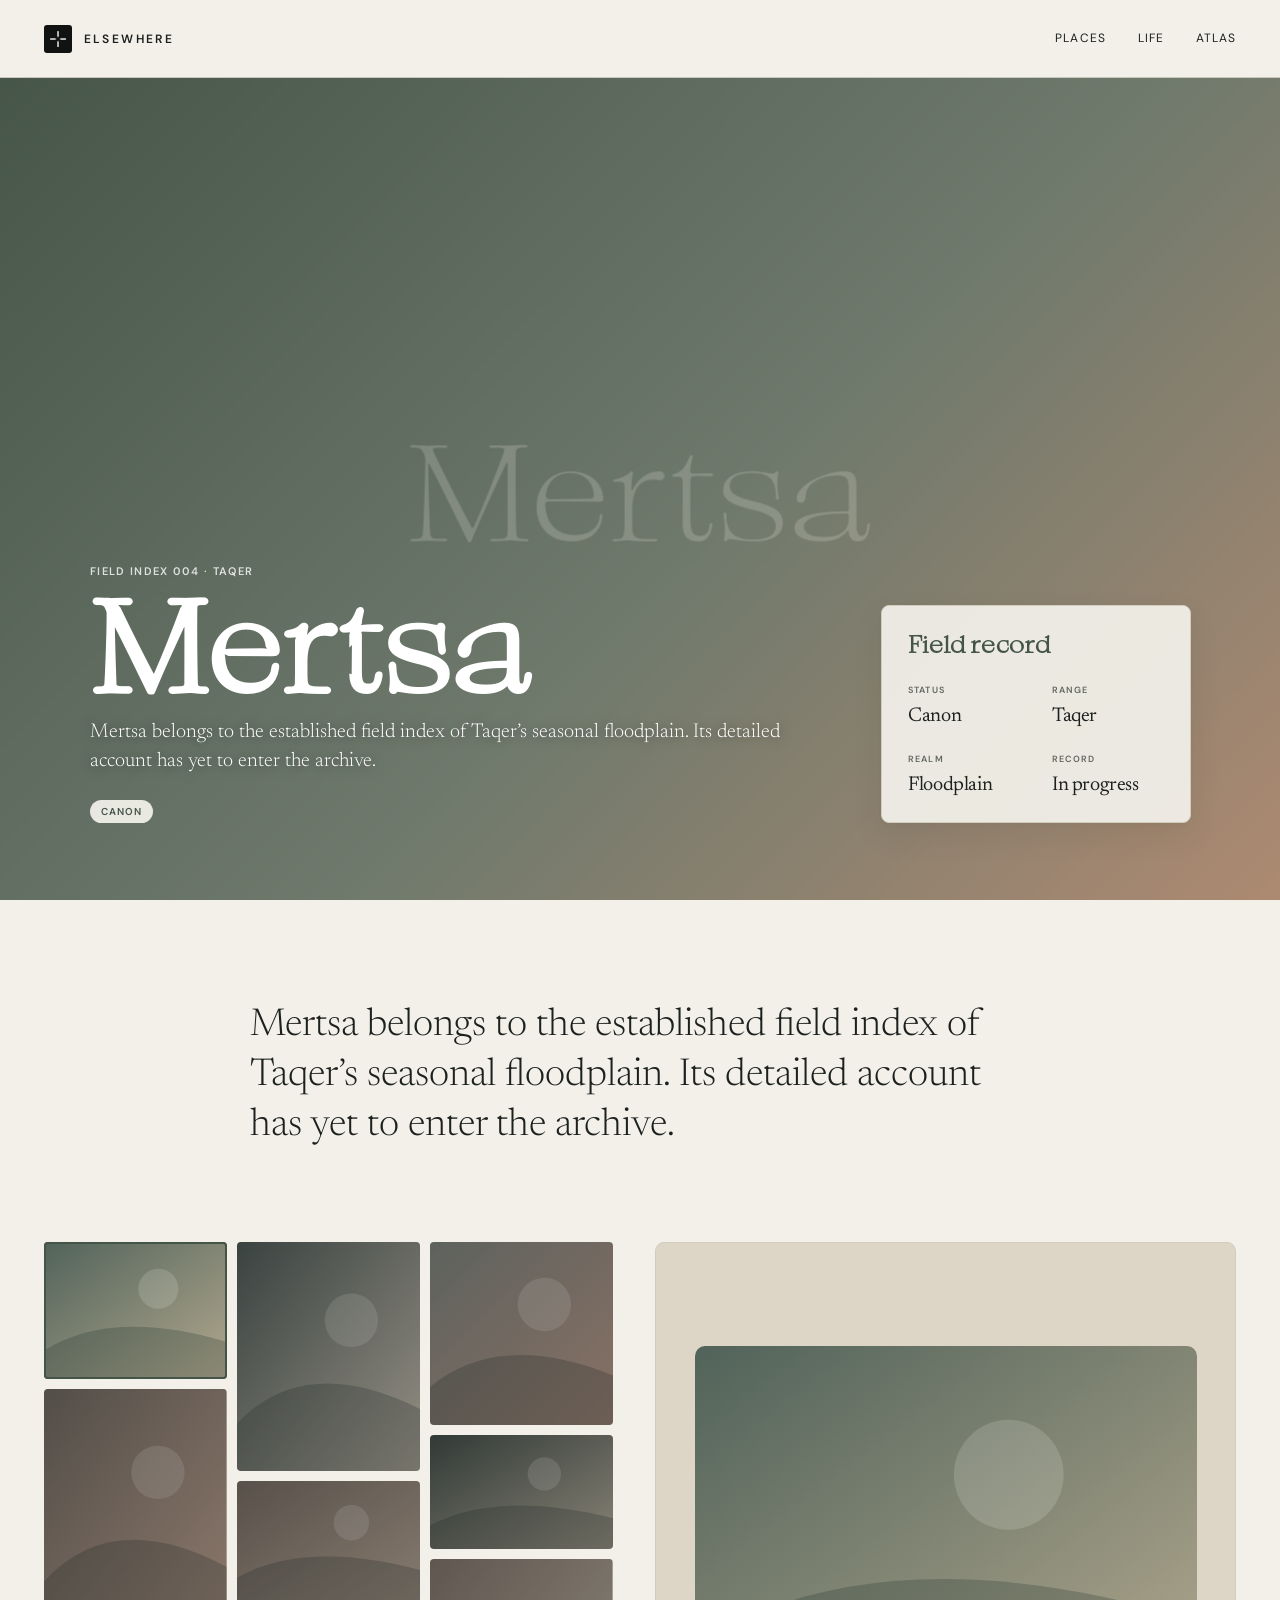
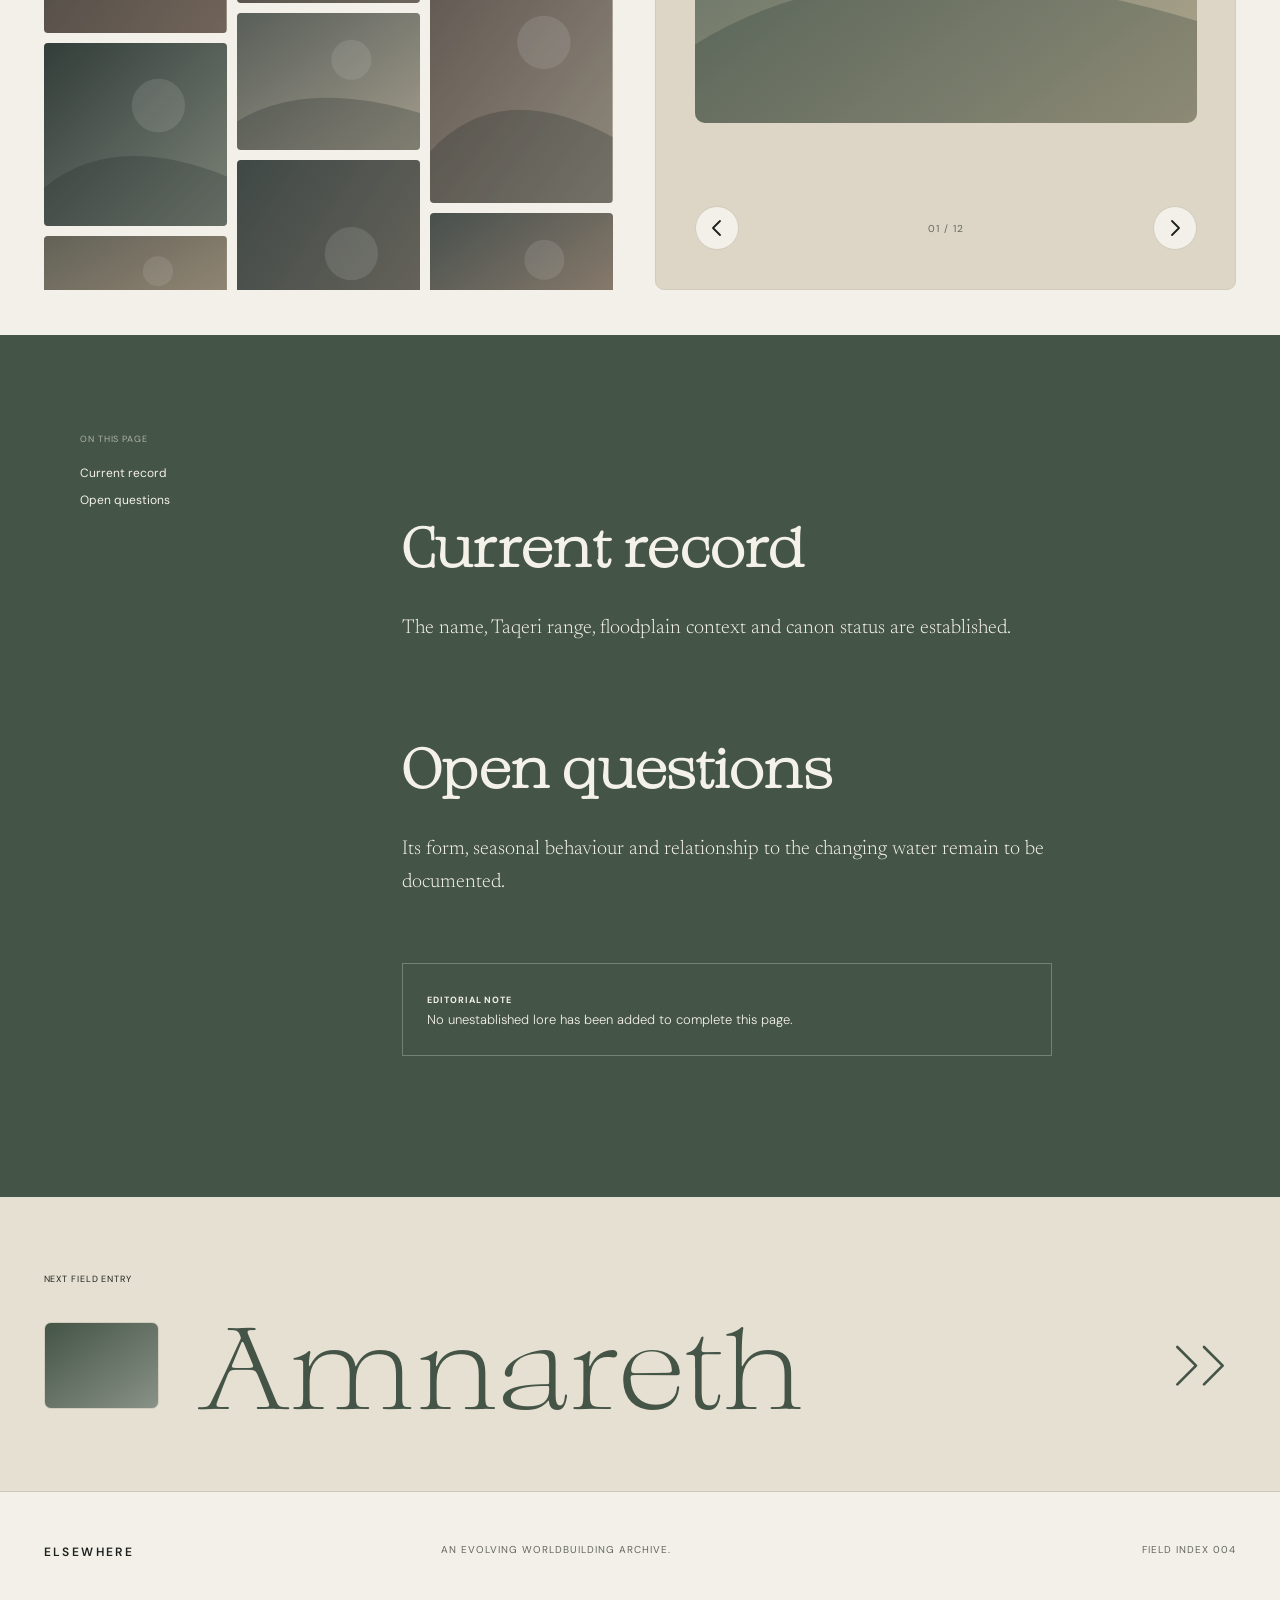
<file: articles/mertsa.html>
<!doctype html><html lang="en"><head><meta charset="utf-8"><meta name="viewport" content="width=device-width, initial-scale=1"><meta name="description" content="Mertsa — a field entry from Elsewhere."><title>Mertsa — Elsewhere</title><link rel="stylesheet" href="../assets/styles.css?v=26"><script src="../assets/site.js?v=21" defer></script></head><body class="article-page"><header class="site-header"><a class="wordmark" href="../index.html" aria-label="Elsewhere home"><span class="wordmark-mark"><img src="../assets/images/elsewhere-coordinate-logo-dark.png" alt=""></span><span>Elsewhere</span></a><button class="menu-button" type="button" aria-expanded="false" aria-controls="site-nav">Explore</button><nav id="site-nav" aria-label="Primary navigation"><a href="../index.html#places">Places</a><a href="../index.html#life">Life</a><a href="../index.html#atlas">Atlas</a></nav></header><main><header class="article-hero"><div><p class="eyebrow">Field index 004 · Taqer</p><h1>Mertsa</h1><span class="record-status">Canon</span></div><dl class="article-facts"><div><dt>Status</dt><dd>Canon</dd></div><div><dt>Range</dt><dd>Taqer</dd></div><div><dt>Realm</dt><dd>Floodplain</dd></div><div><dt>Record</dt><dd>In progress</dd></div></dl></header><figure class="article-lead article-lead--placeholder"><span>Mertsa</span></figure><article class="article-body"><aside class="article-toc"><p>On this page</p><a href="#record">Current record</a><a href="#open">Open questions</a></aside><div class="article-prose"><p class="lede">Mertsa belongs to the established field index of Taqer’s seasonal floodplain. Its detailed account has yet to enter the archive.</p><h2 id="record">Current record</h2><p>The name, Taqeri range, floodplain context and canon status are established.</p><h2 id="open">Open questions</h2><p>Its form, seasonal behaviour and relationship to the changing water remain to be documented.</p><p class="editorial-note"><strong>Editorial note</strong><br>No unestablished lore has been added to complete this page.</p></div></article><nav class="article-next" aria-label="Next article"><span>Next field entry</span><a href="amnareth.html"><span class="article-next-thumb article-next-thumb--placeholder" aria-hidden="true"></span><strong>Amnareth</strong><i aria-hidden="true"><svg viewBox="0 0 48 40"><path d="m4 6 14 14L4 34M24 6l14 14-14 14"/></svg></i></a></nav></main><footer><a class="wordmark" href="../index.html">Elsewhere</a><p>An evolving worldbuilding archive.</p><p>Field index 004</p></footer></body></html>
</file>
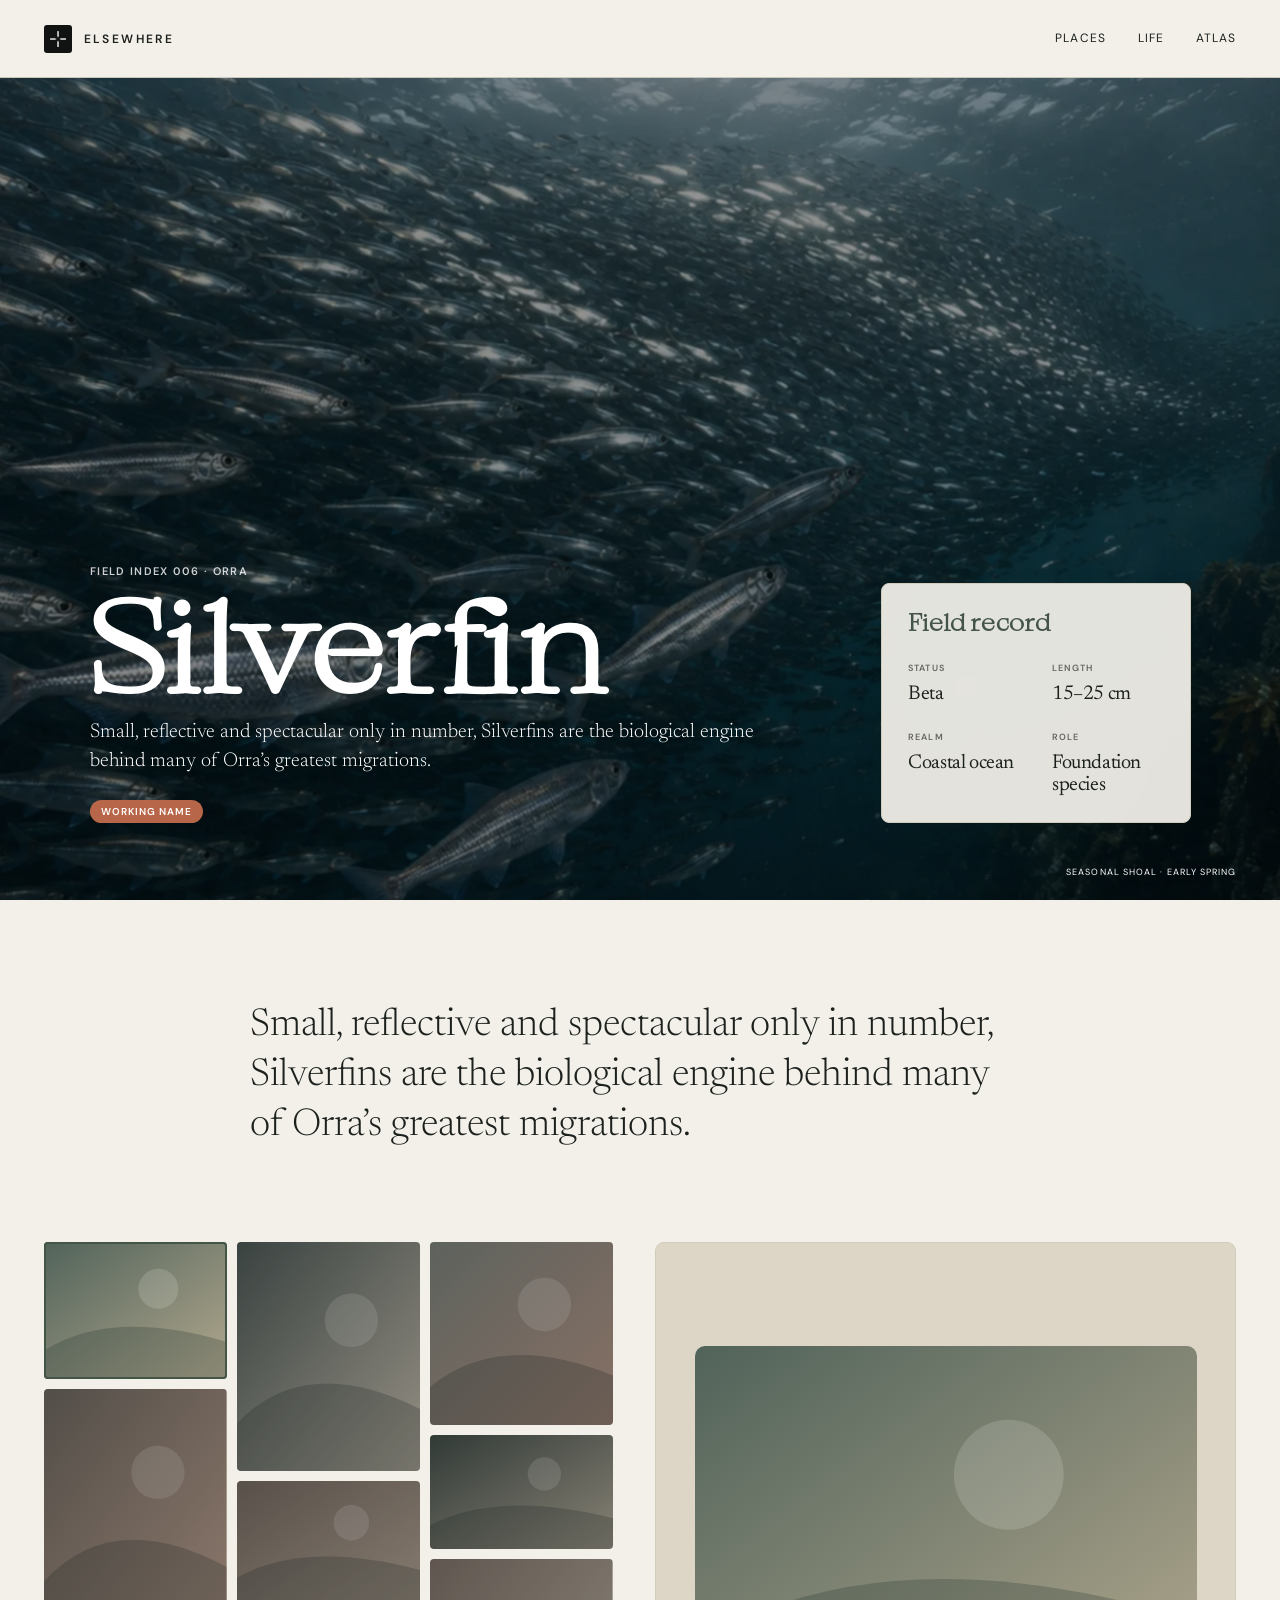
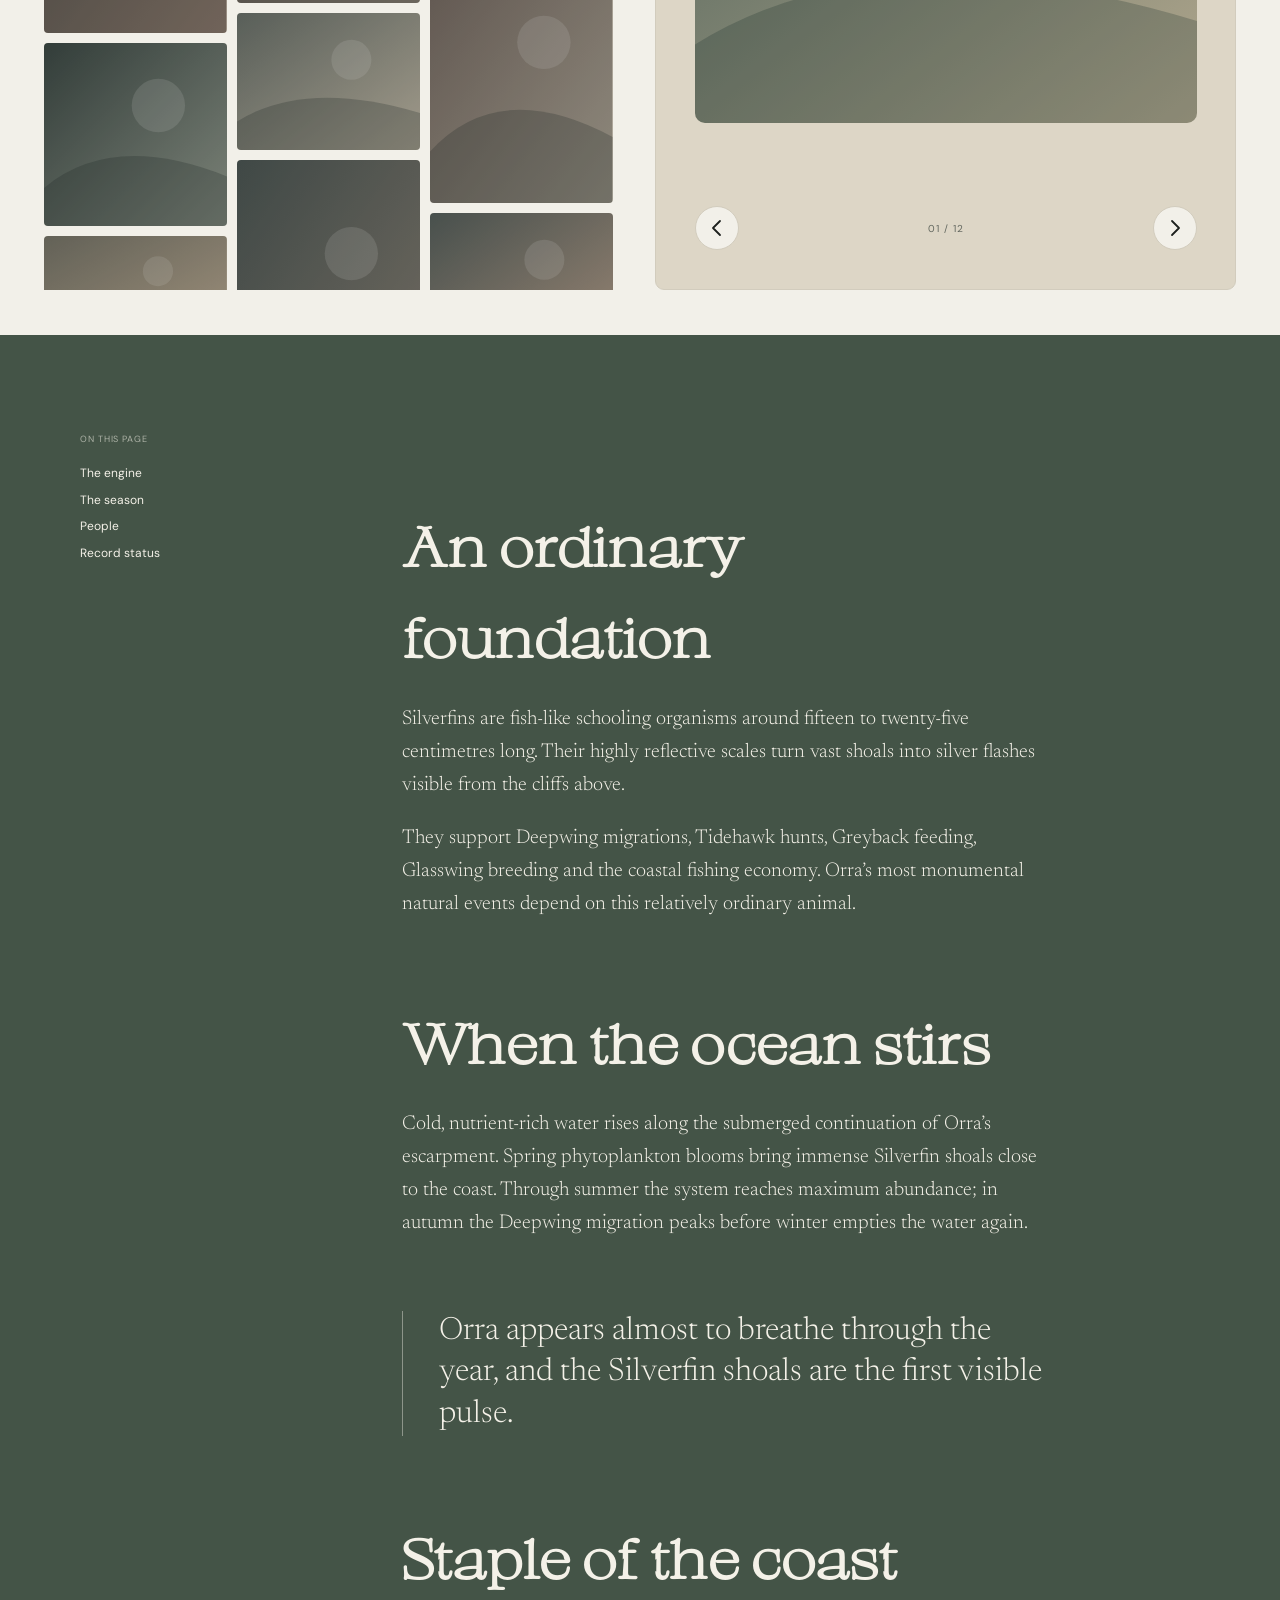
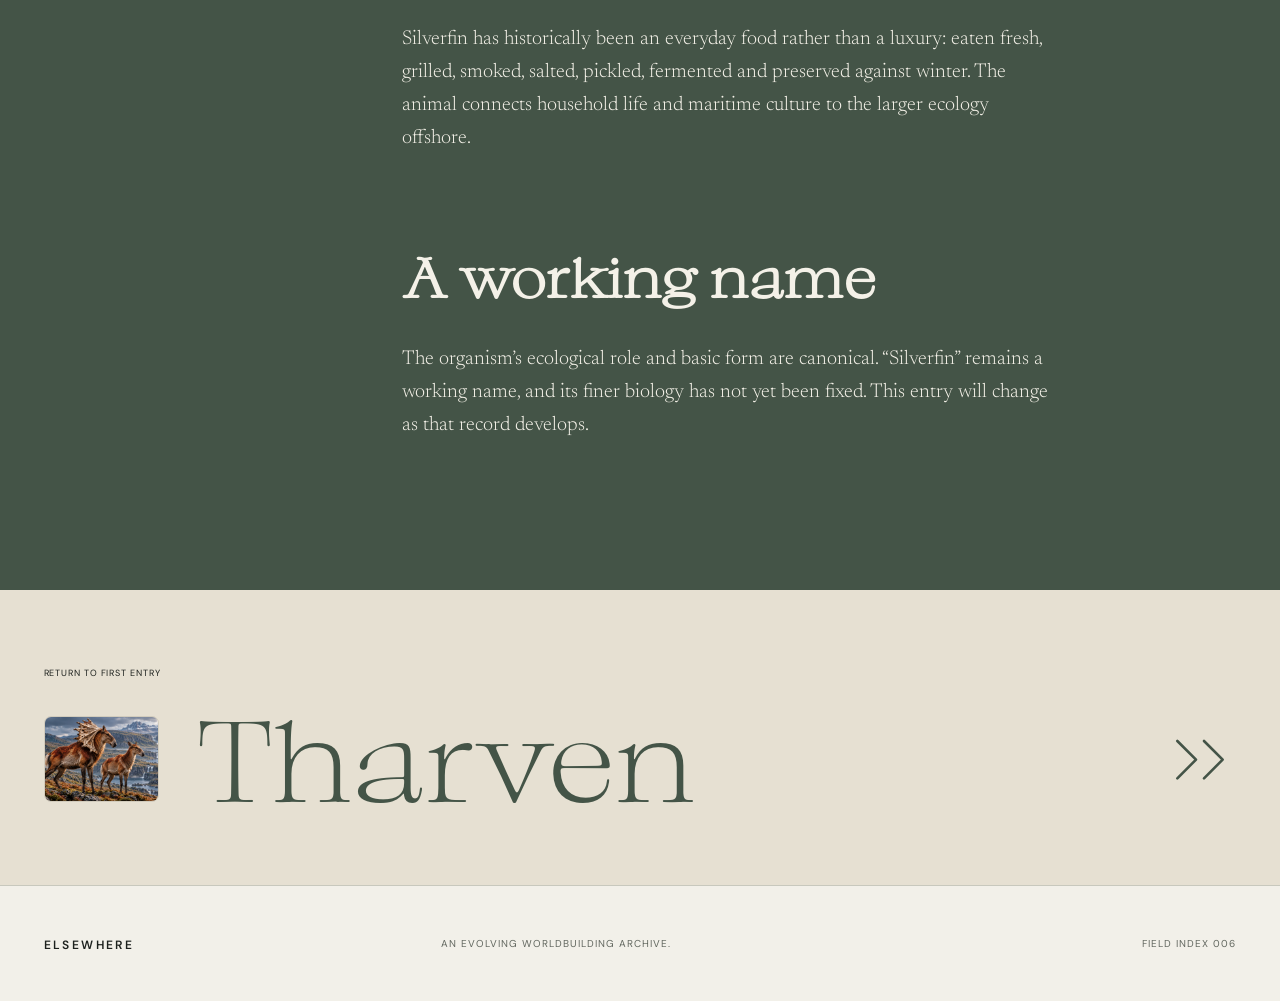
<file: articles/silverfin.html>
<!doctype html>
<html lang="en"><head><meta charset="utf-8"><meta name="viewport" content="width=device-width,initial-scale=1"><meta name="description" content="Silverfin — the schooling fish-like organism at the heart of Orra’s seasonal ecology."><title>Silverfin — Elsewhere</title><link rel="stylesheet" href="../assets/styles.css?v=26"><script src="../assets/site.js?v=21" defer></script></head>
<body class="article-page"><header class="site-header"><a class="wordmark" href="../index.html" aria-label="Elsewhere home"><span class="wordmark-mark"><img src="../assets/images/elsewhere-coordinate-logo-dark.png" alt=""></span><span>Elsewhere</span></a><button class="menu-button" type="button" aria-expanded="false" aria-controls="site-nav">Explore</button><nav id="site-nav" aria-label="Primary navigation"><a href="../index.html#places">Places</a><a href="../index.html#life">Life</a><a href="../index.html#atlas">Atlas</a></nav></header>
<main><header class="article-hero"><div><p class="eyebrow">Field index 006 · Orra</p><h1>Silverfin</h1><span class="record-status record-status--beta">Working name</span></div><dl class="article-facts"><div><dt>Status</dt><dd>Beta</dd></div><div><dt>Length</dt><dd>15–25 cm</dd></div><div><dt>Realm</dt><dd>Coastal ocean</dd></div><div><dt>Role</dt><dd>Foundation species</dd></div></dl></header>
<figure class="article-lead"><img src="../assets/images/silverfin-shoal.webp" width="1600" height="895" alt="A vast reflective shoal of Silverfins beneath the Orran coast"><figcaption>Seasonal shoal · Early spring</figcaption></figure>
<article class="article-body"><aside class="article-toc"><p>On this page</p><a href="#engine">The engine</a><a href="#season">The season</a><a href="#people">People</a><a href="#status">Record status</a></aside><div class="article-prose"><p class="lede">Small, reflective and spectacular only in number, Silverfins are the biological engine behind many of Orra’s greatest migrations.</p>
<h2 id="engine">An ordinary foundation</h2><p>Silverfins are fish-like schooling organisms around fifteen to twenty-five centimetres long. Their highly reflective scales turn vast shoals into silver flashes visible from the cliffs above.</p><p>They support Deepwing migrations, Tidehawk hunts, Greyback feeding, Glasswing breeding and the coastal fishing economy. Orra’s most monumental natural events depend on this relatively ordinary animal.</p>
<h2 id="season">When the ocean stirs</h2><p>Cold, nutrient-rich water rises along the submerged continuation of Orra’s escarpment. Spring phytoplankton blooms bring immense Silverfin shoals close to the coast. Through summer the system reaches maximum abundance; in autumn the Deepwing migration peaks before winter empties the water again.</p><p class="pull-quote">Orra appears almost to breathe through the year, and the Silverfin shoals are the first visible pulse.</p>
<h2 id="people">Staple of the coast</h2><p>Silverfin has historically been an everyday food rather than a luxury: eaten fresh, grilled, smoked, salted, pickled, fermented and preserved against winter. The animal connects household life and maritime culture to the larger ecology offshore.</p>
<h2 id="status">A working name</h2><p>The organism’s ecological role and basic form are canonical. “Silverfin” remains a working name, and its finer biology has not yet been fixed. This entry will change as that record develops.</p></div></article>
<nav class="article-next" aria-label="Next article"><span>Return to first entry</span><a href="tharven.html"><span class="article-next-thumb"><img src="../assets/images/tharven-article-hero.webp" alt=""></span><strong>Tharven</strong><i aria-hidden="true"><svg viewBox="0 0 48 40"><path d="m4 6 14 14L4 34M24 6l14 14-14 14"/></svg></i></a></nav></main><footer><a class="wordmark" href="../index.html">Elsewhere</a><p>An evolving worldbuilding archive.</p><p>Field index 006</p></footer></body></html>
</file>
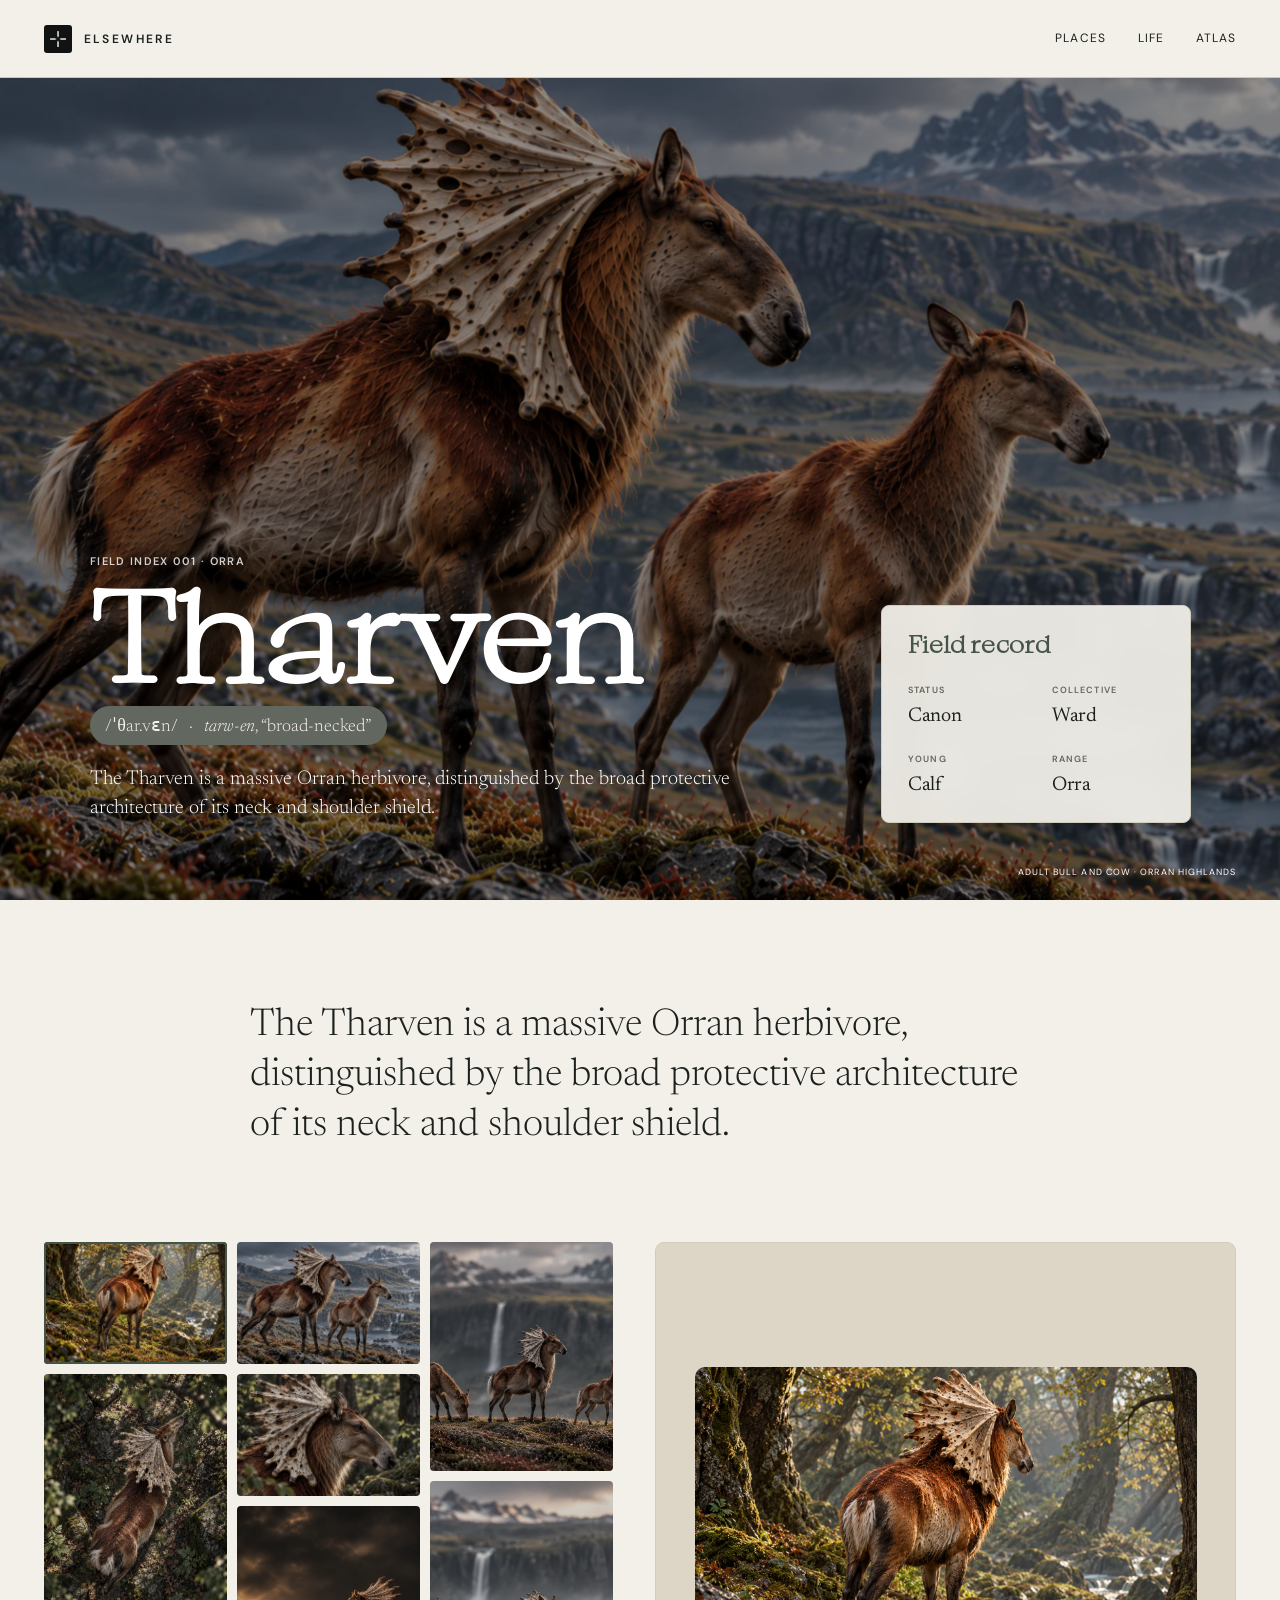
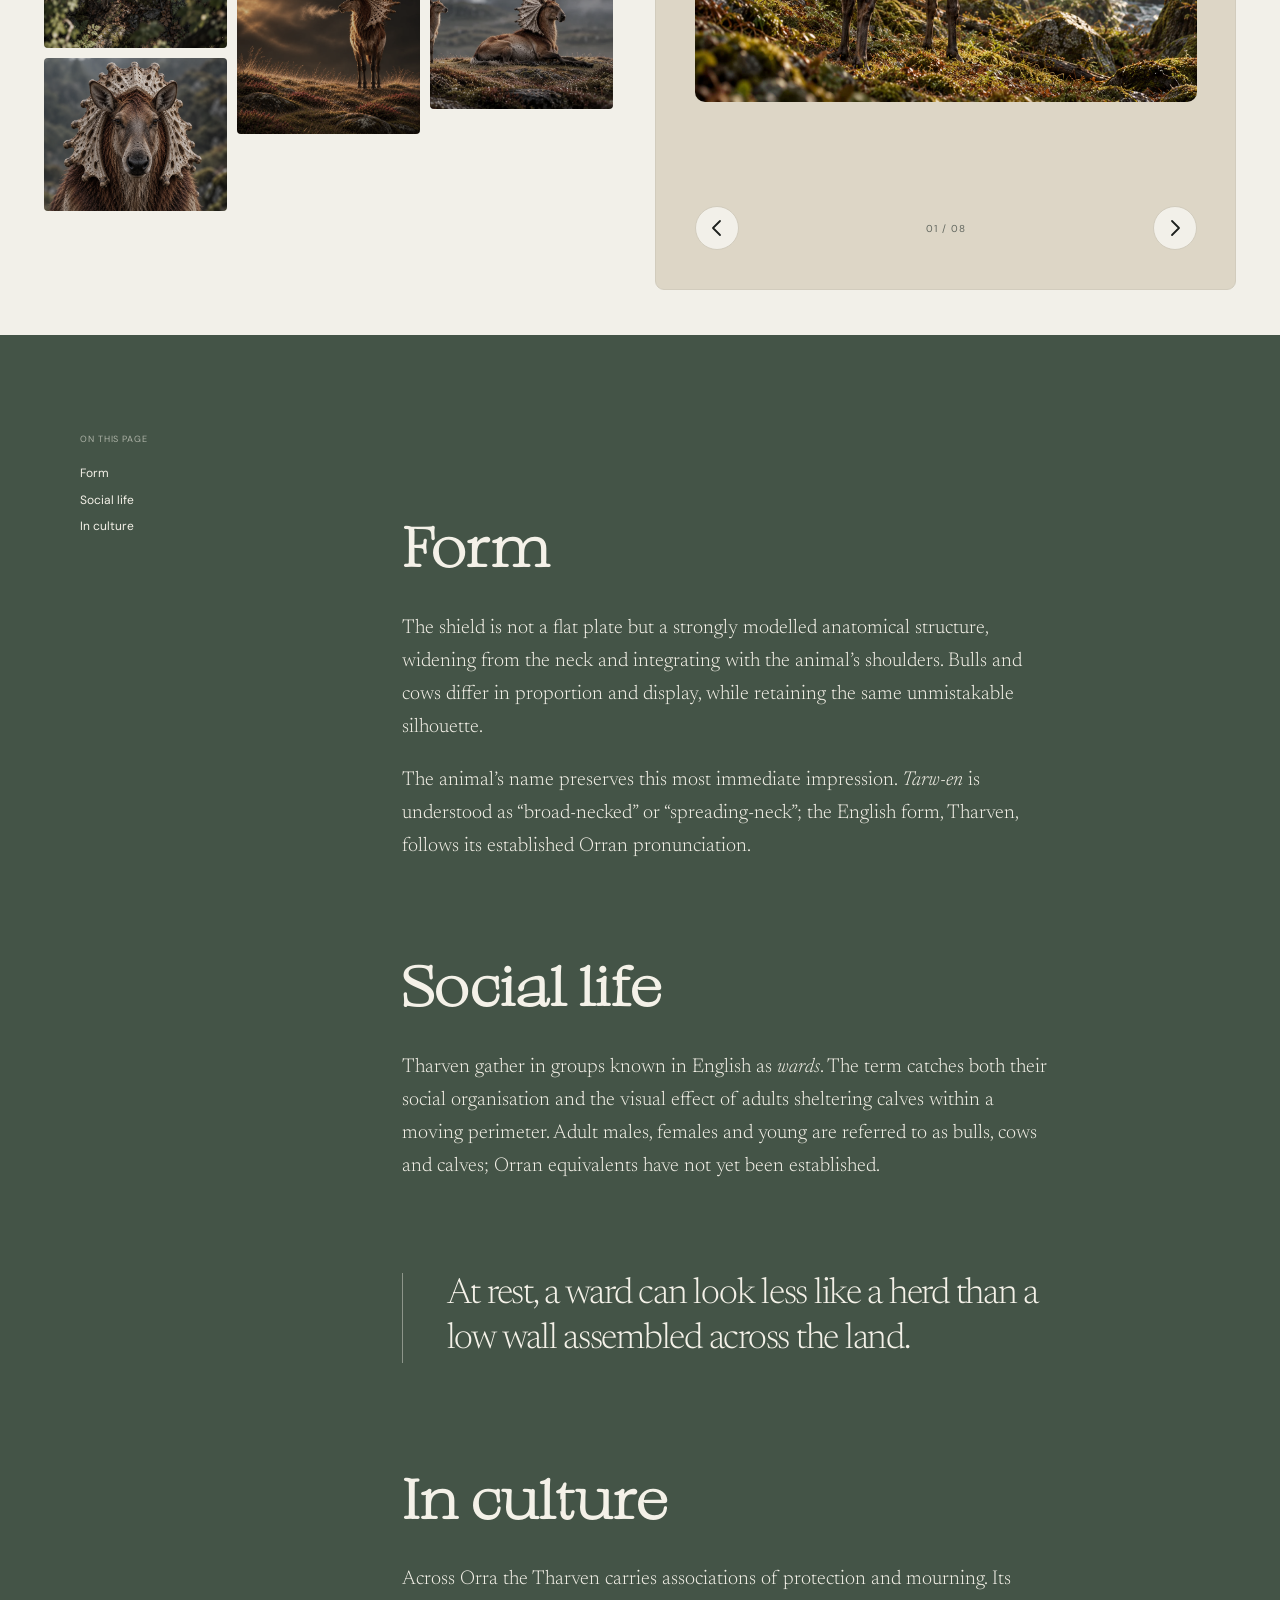
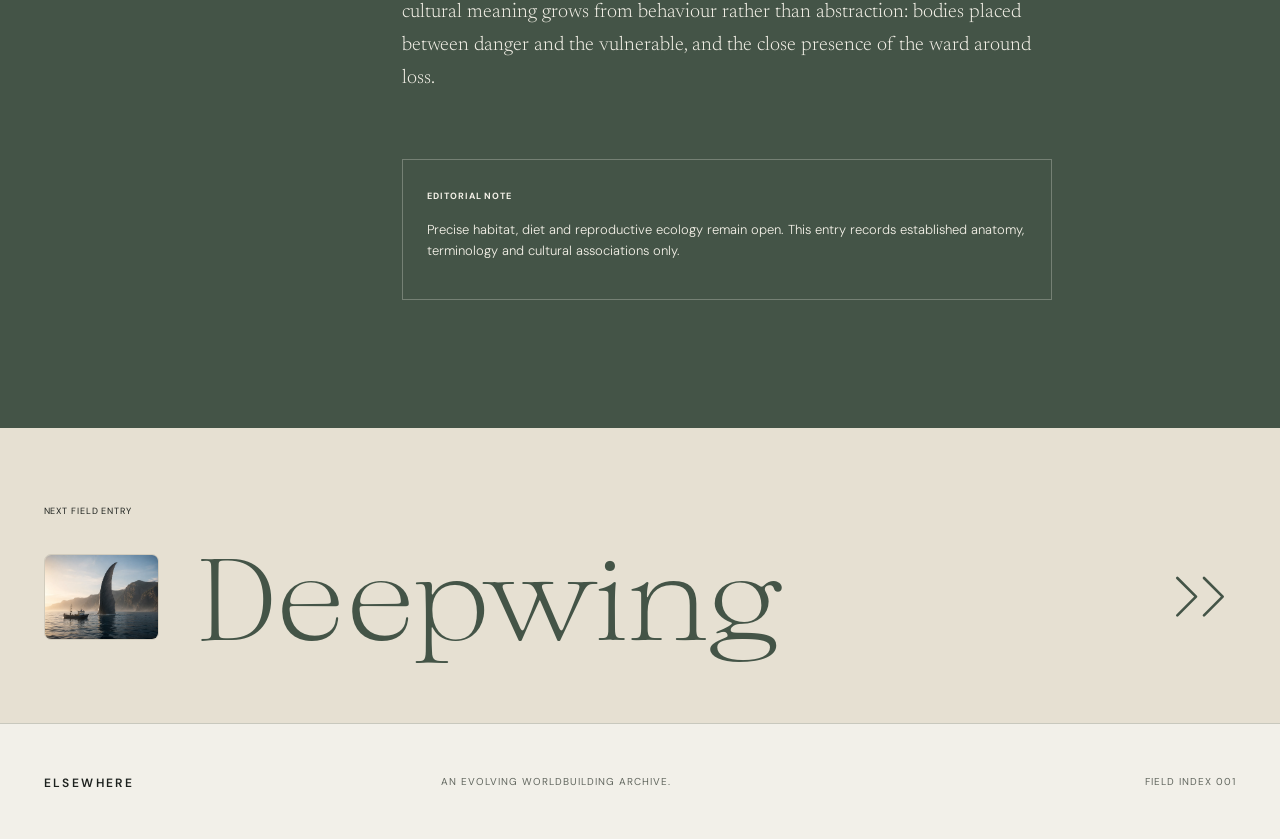
<file: articles/tharven.html>
<!doctype html>
<html lang="en">
<head>
  <meta charset="utf-8">
  <meta name="viewport" content="width=device-width, initial-scale=1">
  <meta name="description" content="Tharven — a field entry from Elsewhere.">
  <title>Tharven — Elsewhere</title>
  <link rel="stylesheet" href="../assets/styles.css?v=26">
  <script src="../assets/site.js?v=21" defer></script>
</head>
<body class="article-page">
  <header class="site-header">
    <a class="wordmark" href="../index.html" aria-label="Elsewhere home"><span class="wordmark-mark"><img src="../assets/images/elsewhere-coordinate-logo-dark.png" alt=""></span><span>Elsewhere</span></a>
    <button class="menu-button" type="button" aria-expanded="false" aria-controls="site-nav">Explore</button>
    <nav id="site-nav" aria-label="Primary navigation">
      <a href="../index.html#places">Places</a><a href="../index.html#life">Life</a><a href="../index.html#atlas">Atlas</a>
    </nav>
  </header>
  <main>
    <header class="article-hero">
      <div>
        <p class="eyebrow">Field index 001 · Orra</p>
        <h1>Tharven</h1>
        <p class="pronunciation">/ˈθar.vɛn/ <span>·</span> <em>tarw-en</em>, “broad-necked”</p>
      </div>
      <dl class="article-facts">
        <div><dt>Status</dt><dd>Canon</dd></div>
        <div><dt>Collective</dt><dd>Ward</dd></div>
        <div><dt>Young</dt><dd>Calf</dd></div>
        <div><dt>Range</dt><dd>Orra</dd></div>
      </dl>
    </header>
    <figure class="article-lead">
      <img src="../assets/images/tharven-article-hero.webp" width="1536" height="1024" fetchpriority="high" alt="An adult Tharven bull and cow overlooking a mountainous Orran landscape">
      <figcaption>Adult bull and cow · Orran highlands</figcaption>
    </figure>
    <article class="article-body">
      <aside class="article-toc"><p>On this page</p><a href="#form">Form</a><a href="#society">Social life</a><a href="#culture">In culture</a></aside>
      <div class="article-prose">
        <p class="lede">The Tharven is a massive Orran herbivore, distinguished by the broad protective architecture of its neck and shoulder shield.</p>
        <h2 id="form">Form</h2>
        <p>The shield is not a flat plate but a strongly modelled anatomical structure, widening from the neck and integrating with the animal’s shoulders. Bulls and cows differ in proportion and display, while retaining the same unmistakable silhouette.</p>
        <p>The animal’s name preserves this most immediate impression. <em>Tarw-en</em> is understood as “broad-necked” or “spreading-neck”; the English form, Tharven, follows its established Orran pronunciation.</p>
        <h2 id="society">Social life</h2>
        <p>Tharven gather in groups known in English as <em>wards</em>. The term catches both their social organisation and the visual effect of adults sheltering calves within a moving perimeter. Adult males, females and young are referred to as bulls, cows and calves; Orran equivalents have not yet been established.</p>
        <blockquote>At rest, a ward can look less like a herd than a low wall assembled across the land.</blockquote>
        <h2 id="culture">In culture</h2>
        <p>Across Orra the Tharven carries associations of protection and mourning. Its cultural meaning grows from behaviour rather than abstraction: bodies placed between danger and the vulnerable, and the close presence of the ward around loss.</p>
        <div class="editorial-note"><strong>Editorial note</strong><p>Precise habitat, diet and reproductive ecology remain open. This entry records established anatomy, terminology and cultural associations only.</p></div>
      </div>
    </article>
    <nav class="article-next" aria-label="Next article"><span>Next field entry</span><a href="deepwing.html"><span class="article-next-thumb"><img src="../assets/images/deepwing-sailing.webp" alt=""></span><strong>Deepwing</strong><i aria-hidden="true"><svg viewBox="0 0 48 40"><path d="m4 6 14 14L4 34M24 6l14 14-14 14"/></svg></i></a></nav>
  </main>
  <footer><a class="wordmark" href="../index.html">Elsewhere</a><p>An evolving worldbuilding archive.</p><p>Field index 001</p></footer>
</body>
</html>
</file>
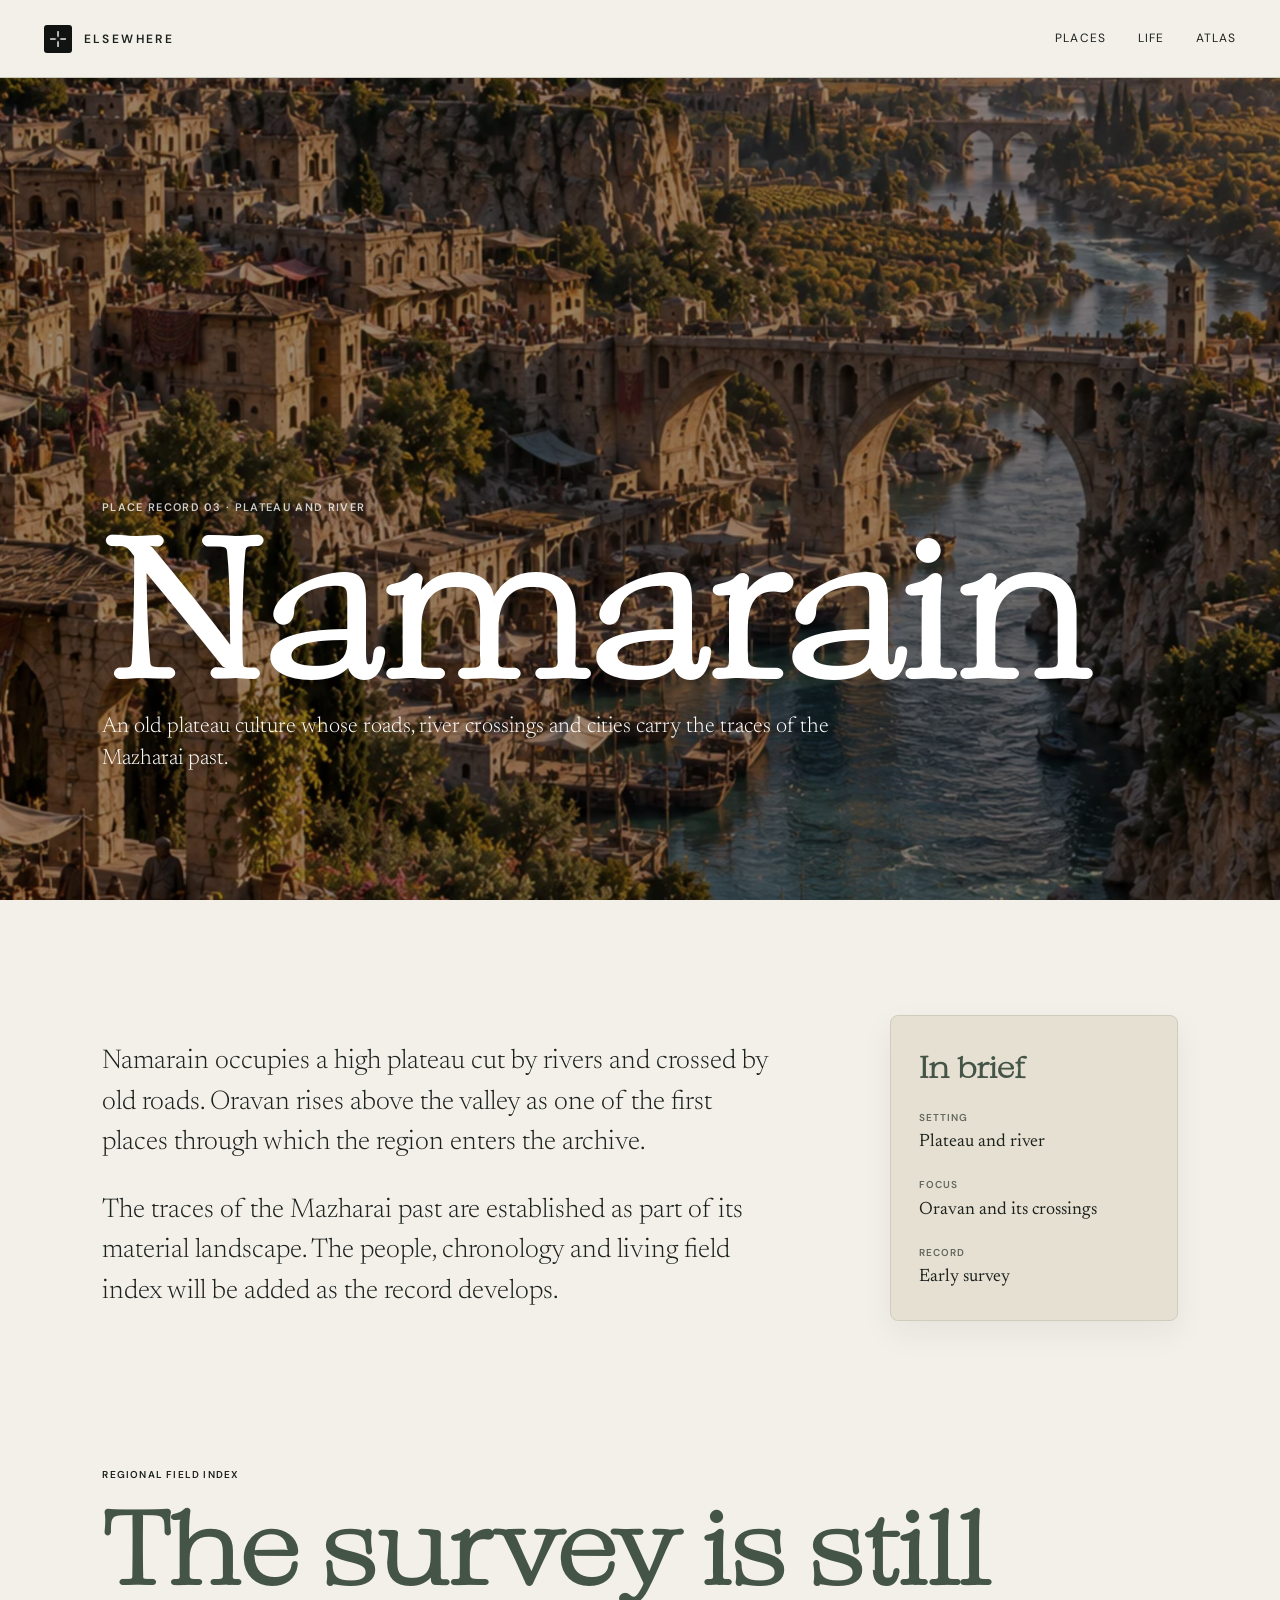
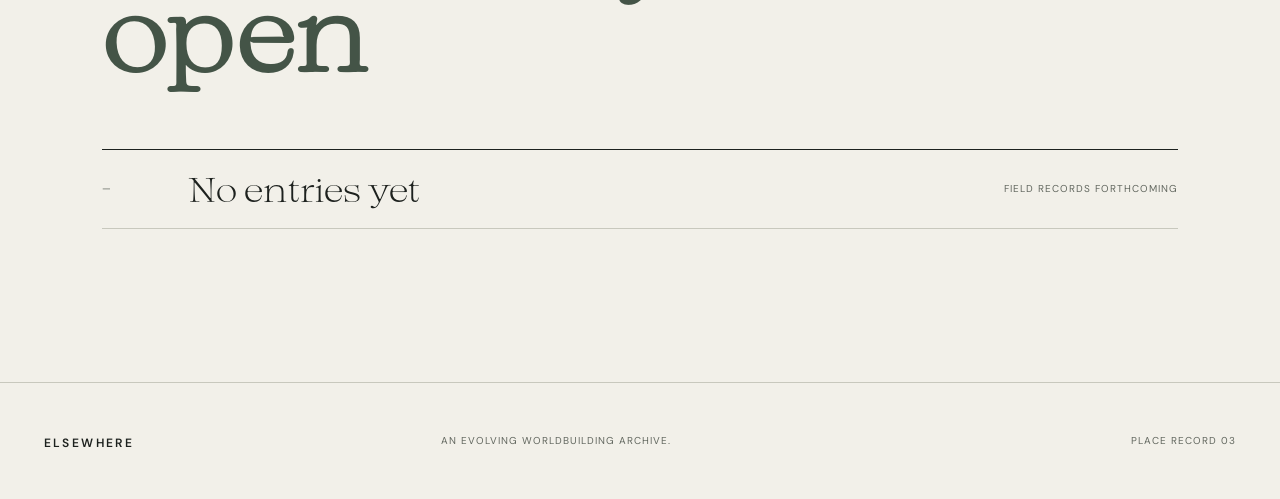
<file: places/namarain.html>
<!doctype html><html lang="en" class="place-page--namarain"><head><meta charset="utf-8"><meta name="viewport" content="width=device-width, initial-scale=1"><meta name="description" content="Namarain — a place record from Elsewhere."><title>Namarain — Elsewhere</title><link rel="stylesheet" href="../assets/styles.css?v=15"><script src="../assets/site.js?v=10" defer></script></head>
<body><header class="site-header"><a class="wordmark" href="../index.html" aria-label="Elsewhere home"><span class="wordmark-mark"><img src="../assets/images/elsewhere-coordinate-logo-dark.png" alt=""></span><span>Elsewhere</span></a><button class="menu-button" type="button" aria-expanded="false" aria-controls="site-nav">Explore</button><nav id="site-nav" aria-label="Primary navigation"><a href="../index.html#places">Places</a><a href="../index.html#life">Life</a><a href="../index.html#atlas">Atlas</a></nav></header>
<main><figure class="region-hero"><img src="../assets/images/namarain-oravan.webp" width="1024" height="1536" alt="Oravan rising above a river valley in Namarain, with balloons crossing the sky"><figcaption class="region-hero-copy"><p class="eyebrow">Place record 03 · Plateau and river</p><h1>Namarain</h1><p>An old plateau culture whose roads, river crossings and cities carry the traces of the Mazharai past.</p></figcaption></figure>
<section class="region-body"><div class="region-intro"><div><p>Namarain occupies a high plateau cut by rivers and crossed by old roads. Oravan rises above the valley as one of the first places through which the region enters the archive.</p><p>The traces of the Mazharai past are established as part of its material landscape. The people, chronology and living field index will be added as the record develops.</p></div><aside class="region-notes"><h2>In brief</h2><dl><div><dt>Setting</dt><dd>Plateau and river</dd></div><div><dt>Focus</dt><dd>Oravan and its crossings</dd></div><div><dt>Record</dt><dd>Early survey</dd></div></dl></aside></div><div class="region-index"><p>Regional field index</p><h2>The survey is still open</h2><div class="region-index-list"><a href="../index.html#atlas"><span>—</span><strong>No entries yet</strong><span>Field records forthcoming</span></a></div></div></section></main>
<footer><a class="wordmark" href="../index.html">Elsewhere</a><p>An evolving worldbuilding archive.</p><p>Place record 03</p></footer></body></html>
</file>
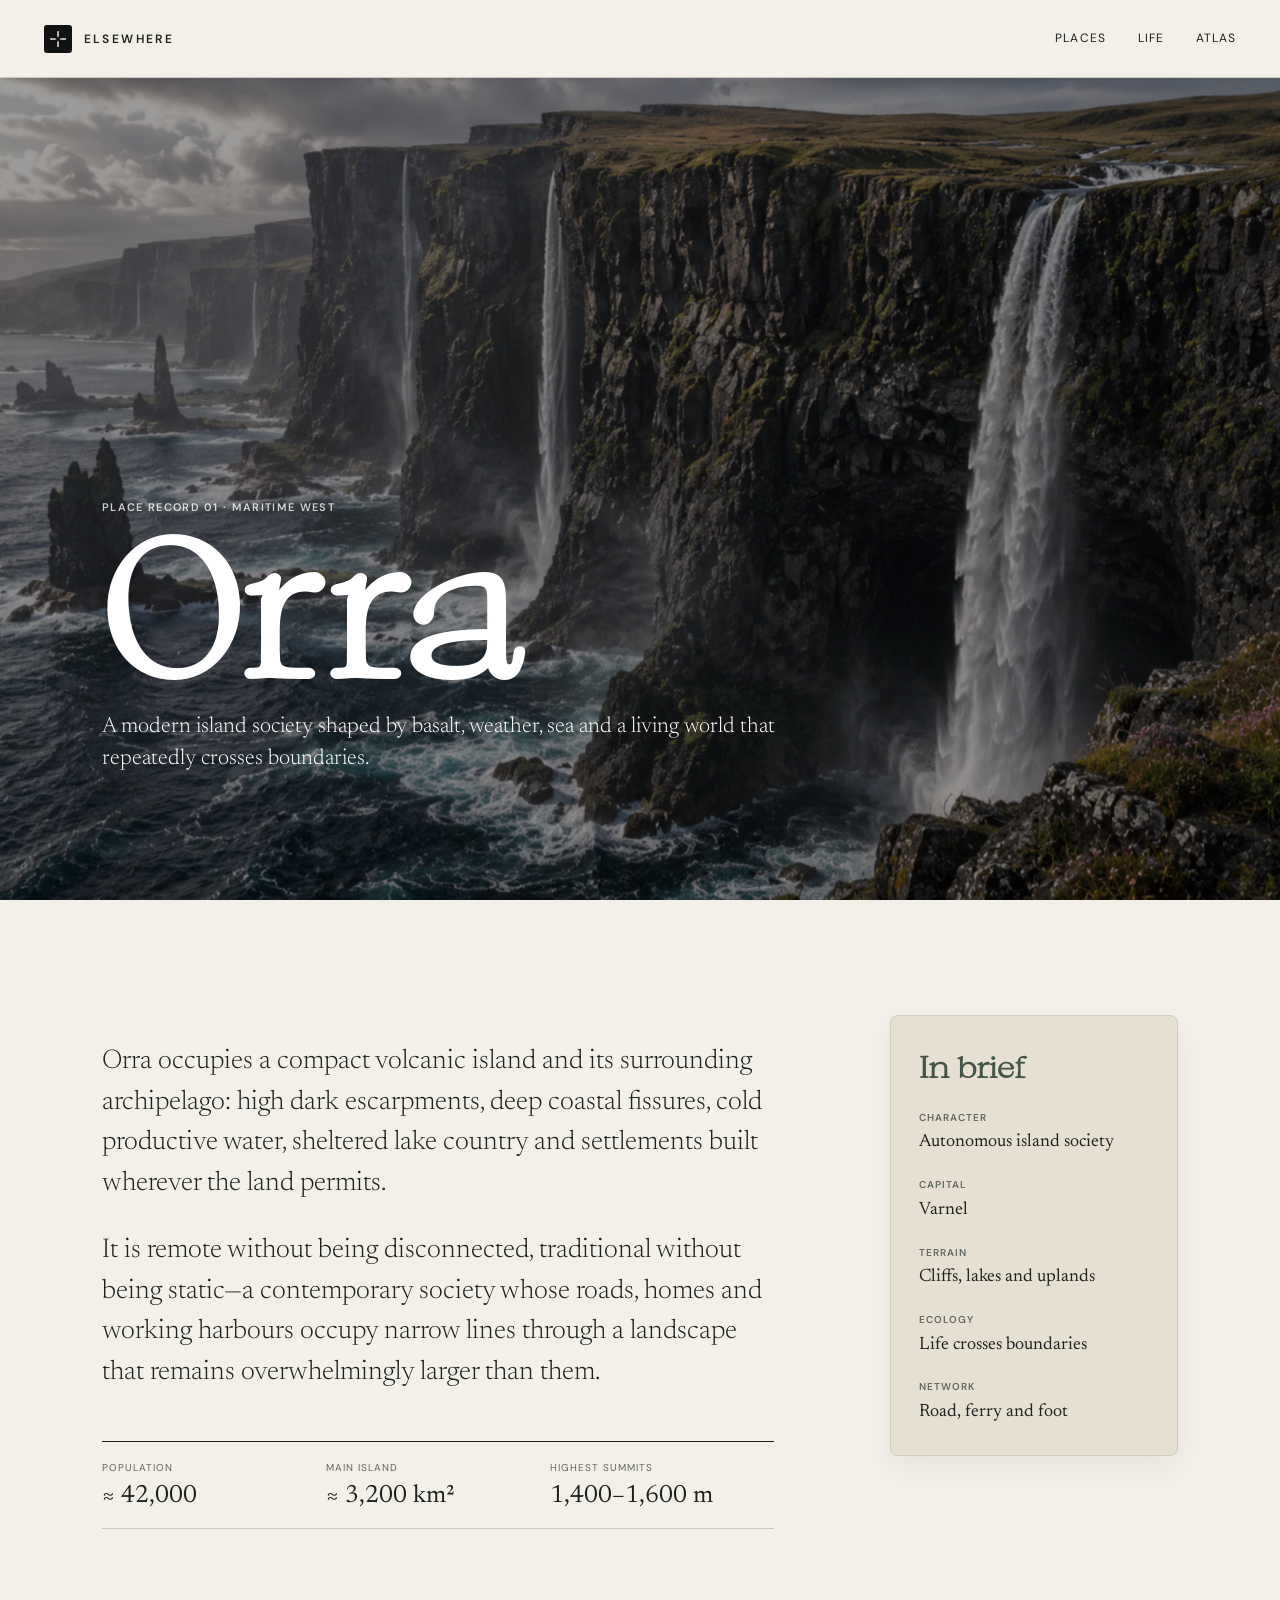
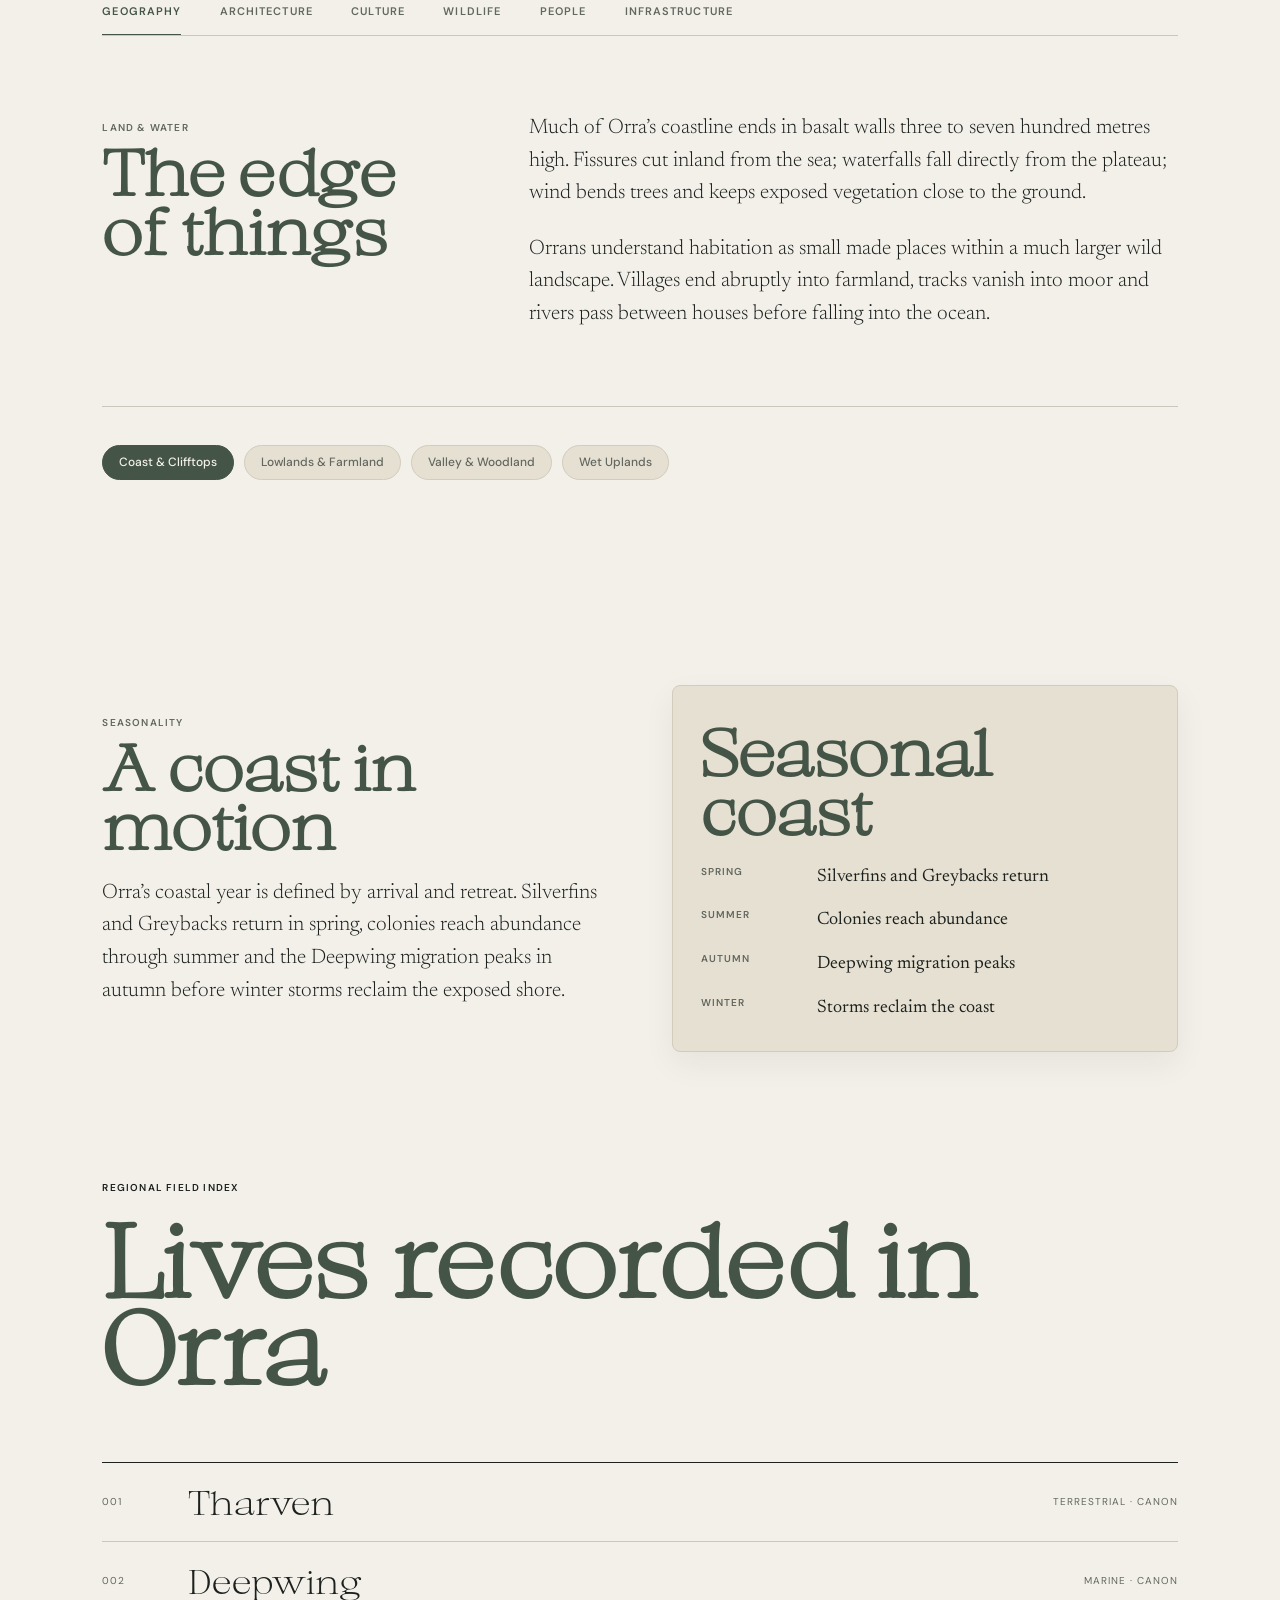
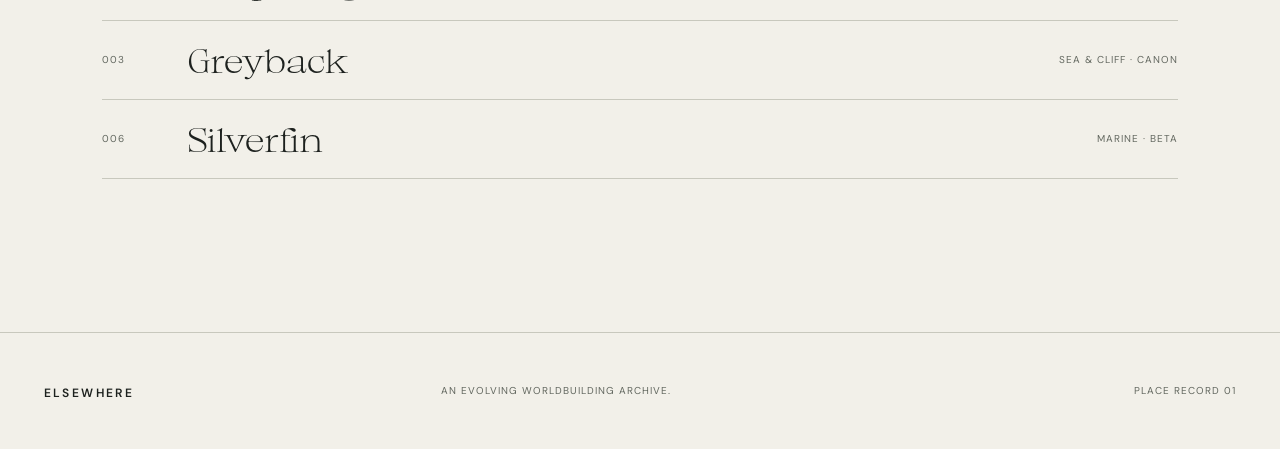
<file: places/orra.html>
<!doctype html>
<html lang="en" class="place-page--orra"><head><meta charset="utf-8"><meta name="viewport" content="width=device-width,initial-scale=1"><meta name="description" content="Orra — a modern island society shaped by basalt, weather, sea and living boundaries."><title>Orra — Elsewhere</title><link rel="stylesheet" href="../assets/styles.css?v=17"><script src="../assets/site.js?v=12" defer></script></head>
<body><header class="site-header"><a class="wordmark" href="../index.html" aria-label="Elsewhere home"><span class="wordmark-mark"><img src="../assets/images/elsewhere-coordinate-logo-dark.png" alt=""></span><span>Elsewhere</span></a><button class="menu-button" type="button" aria-expanded="false" aria-controls="site-nav">Explore</button><nav id="site-nav" aria-label="Primary navigation"><a href="../index.html#places">Places</a><a href="../index.html#life">Life</a><a href="../index.html#atlas">Atlas</a></nav></header>
<main><figure class="region-hero"><img src="../assets/images/orra-cliffs-places.webp" width="1536" height="1024" alt="Waterfalls descending from the high sea cliffs of Orra"><figcaption class="region-hero-copy"><p class="eyebrow">Place record 01 · Maritime west</p><h1>Orra</h1><p>A modern island society shaped by basalt, weather, sea and a living world that repeatedly crosses boundaries.</p></figcaption></figure>
<section class="region-body"><div class="region-intro"><div><p>Orra occupies a compact volcanic island and its surrounding archipelago: high dark escarpments, deep coastal fissures, cold productive water, sheltered lake country and settlements built wherever the land permits.</p><p>It is remote without being disconnected, traditional without being static—a contemporary society whose roads, homes and working harbours occupy narrow lines through a landscape that remains overwhelmingly larger than them.</p><div class="region-stat-grid"><div><span>Population</span><strong>≈ 42,000</strong></div><div><span>Main island</span><strong>≈ 3,200 km²</strong></div><div><span>Highest summits</span><strong>1,400–1,600 m</strong></div></div></div><aside class="region-notes"><h2>In brief</h2><dl><div><dt>Character</dt><dd>Autonomous island society</dd></div><div><dt>Capital</dt><dd>Varnel</dd></div><div><dt>Terrain</dt><dd>Cliffs, lakes and uplands</dd></div><div><dt>Ecology</dt><dd>Life crosses boundaries</dd></div><div><dt>Network</dt><dd>Road, ferry and foot</dd></div></dl></aside></div>
<div class="region-tabs" data-tabs>
<div class="region-tab-list" role="tablist" aria-label="Explore Orra"><button id="orra-tab-geography" role="tab" aria-selected="true" aria-controls="orra-panel-geography">Geography</button><button id="orra-tab-architecture" role="tab" aria-selected="false" aria-controls="orra-panel-architecture" tabindex="-1">Architecture</button><button id="orra-tab-culture" role="tab" aria-selected="false" aria-controls="orra-panel-culture" tabindex="-1">Culture</button><button id="orra-tab-wildlife" role="tab" aria-selected="false" aria-controls="orra-panel-wildlife" tabindex="-1">Wildlife</button><button id="orra-tab-people" role="tab" aria-selected="false" aria-controls="orra-panel-people" tabindex="-1">People</button><button id="orra-tab-infrastructure" role="tab" aria-selected="false" aria-controls="orra-panel-infrastructure" tabindex="-1">Infrastructure</button></div>
<section id="orra-panel-geography" class="region-tab-panel" role="tabpanel" aria-labelledby="orra-tab-geography"><div class="region-overview"><div><p class="region-kicker">Land &amp; water</p><h2>The edge of things</h2></div><div><p>Much of Orra’s coastline ends in basalt walls three to seven hundred metres high. Fissures cut inland from the sea; waterfalls fall directly from the plateau; wind bends trees and keeps exposed vegetation close to the ground.</p><p>Orrans understand habitation as small made places within a much larger wild landscape. Villages end abruptly into farmland, tracks vanish into moor and rivers pass between houses before falling into the ocean.</p></div></div><div class="region-subtabs" data-tabs><div class="region-subtab-list" role="tablist" aria-label="Orran environments"><button id="orra-environment-coast" role="tab" aria-selected="true" aria-controls="orra-environment-panel-coast">Coast &amp; Clifftops</button><button id="orra-environment-lowlands" role="tab" aria-selected="false" aria-controls="orra-environment-panel-lowlands" tabindex="-1">Lowlands &amp; Farmland</button><button id="orra-environment-valley" role="tab" aria-selected="false" aria-controls="orra-environment-panel-valley" tabindex="-1">Valley &amp; Woodland</button><button id="orra-environment-uplands" role="tab" aria-selected="false" aria-controls="orra-environment-panel-uplands" tabindex="-1">Wet Uplands</button></div><section id="orra-environment-panel-coast" class="region-subtab-panel" role="tabpanel" aria-labelledby="orra-environment-coast"></section><section id="orra-environment-panel-lowlands" class="region-subtab-panel" role="tabpanel" aria-labelledby="orra-environment-lowlands" hidden></section><section id="orra-environment-panel-valley" class="region-subtab-panel" role="tabpanel" aria-labelledby="orra-environment-valley" hidden></section><section id="orra-environment-panel-uplands" class="region-subtab-panel" role="tabpanel" aria-labelledby="orra-environment-uplands" hidden></section></div><div class="region-feature region-feature--reverse"><div><p class="region-kicker">Seasonality</p><h2>A coast in motion</h2><p>Orra’s coastal year is defined by arrival and retreat. Silverfins and Greybacks return in spring, colonies reach abundance through summer and the Deepwing migration peaks in autumn before winter storms reclaim the exposed shore.</p></div><aside class="region-notes"><h2>Seasonal coast</h2><dl><div><dt>Spring</dt><dd>Silverfins and Greybacks return</dd></div><div><dt>Summer</dt><dd>Colonies reach abundance</dd></div><div><dt>Autumn</dt><dd>Deepwing migration peaks</dd></div><div><dt>Winter</dt><dd>Storms reclaim the coast</dd></div></dl></aside></div></section>
<section id="orra-panel-architecture" class="region-tab-panel" role="tabpanel" aria-labelledby="orra-tab-architecture" hidden><div class="region-feature"><figure><img src="../assets/images/varnel-satellite.webp" width="1086" height="1448" loading="lazy" alt="Varnel seen from above between the mountains, fissures and sea"></figure><div><p class="region-kicker">Capital · Varnel</p><h2>A city at island scale</h2><p>Varnel is Orra’s capital and principal settlement: recognisably Orran in its materials and response to weather, but denser and more complex than the island’s smaller communities. Its historic core, civic centre and newer neighbourhoods gather around a working waterfront where steep ground and the coastal edge compress the city.</p><p>The capital is also Orra’s main point of connection. Primary roads and bus routes link it with the principal airport, harbours and larger settlements, while farmland begins close to the urban edge. Varnel makes a defining Orran tension visible at city scale: concentrated modern life held within a landscape that remains immediately present.</p></div></div><div class="region-feature region-feature--reverse"><div><p class="region-kicker">Settlement &amp; architecture</p><h2>Learning where to stand</h2><p>Buildings do not conquer Orra’s weather. They learn where to stand within it. Traditional houses are low, thick-walled and basalt-built, defensive toward prevailing storms but often opening dramatically on a sheltered side.</p><p>Settlements accumulate layers rather than remaining frozen: old foundations, rebuilt walls, modern glazing and contemporary extensions. Orra is not an architectural museum, but its best new buildings retain the environmental intelligence of the old.</p></div><figure><img src="../assets/images/varnel-upper-quarter.webp" width="1600" height="2133" loading="lazy" alt="Stone-built neighbourhoods climbing the steep upper quarter of Varnel"></figure></div></section>
<section id="orra-panel-culture" class="region-tab-panel" role="tabpanel" aria-labelledby="orra-tab-culture" hidden><div class="region-feature"><figure class="region-feature-placeholder" aria-label="Culture image forthcoming"></figure><div><p class="region-kicker">Culture</p><h2>Isolation without disconnection</h2><p>Beyond Varnel, Orra’s population is concentrated in harbour settlements, cliff-top communities and sheltered agricultural valleys. Social life is warm, communal and sometimes claustrophobic—the legacy of generations for whom surviving storms and maintaining paths required cooperation.</p><p>Young Orrans commonly leave for education or work. Some stay abroad; others return. That pull between leaving and coming home is one of modern Orra’s defining cultural tensions.</p></div></div><div class="region-feature region-feature--reverse"><div><p class="region-kicker">Food &amp; craft</p><h2>Sea, pasture, smoke</h2><p>Silverfin, shellfish, smoke, fermentation and winter preservation shape the table. Abroad, Orra is known for a slowly matured grain spirit; at home, naturally moulted Glasswing feathers are worked into subtle luminous decoration.</p></div><figure class="region-feature-placeholder" aria-label="Food and craft image forthcoming"></figure></div></section>
<section id="orra-panel-wildlife" class="region-tab-panel region-tab-panel--empty" role="tabpanel" aria-labelledby="orra-tab-wildlife" hidden></section>
<section id="orra-panel-people" class="region-tab-panel region-tab-panel--empty" role="tabpanel" aria-labelledby="orra-tab-people" hidden></section>
<section id="orra-panel-infrastructure" class="region-tab-panel" role="tabpanel" aria-labelledby="orra-tab-infrastructure" hidden><div class="region-feature"><figure class="region-feature-placeholder" aria-label="Infrastructure image forthcoming"></figure><div><p class="region-kicker">Movement</p><h2>Settlements are connected. Wilderness is not.</h2><p>Modern roads and tunnels link the main communities, then thin rapidly into single-track roads and paths. Ferries remain structurally useful: fifteen minutes by boat can replace ninety minutes by road. Some vessels travel deep into flooded fissures beneath immense basalt walls.</p><p>A maintained Coastal Path runs roughly three hundred to three hundred and fifty kilometres around the plateau. Beyond it, large parts of the island remain accessible only on foot.</p></div></div></section>
</div>
<div class="region-index"><p>Regional field index</p><h2>Lives recorded in Orra</h2><div class="region-index-list"><a href="../articles/tharven.html"><span>001</span><strong>Tharven</strong><span>Terrestrial · canon</span></a><a href="../articles/deepwing.html"><span>002</span><strong>Deepwing</strong><span>Marine · canon</span></a><a href="../articles/greyback.html"><span>003</span><strong>Greyback</strong><span>Sea &amp; cliff · canon</span></a><a href="../articles/silverfin.html"><span>006</span><strong>Silverfin</strong><span>Marine · beta</span></a></div></div></section></main>
<footer><a class="wordmark" href="../index.html">Elsewhere</a><p>An evolving worldbuilding archive.</p><p>Place record 01</p></footer></body></html>
</file>
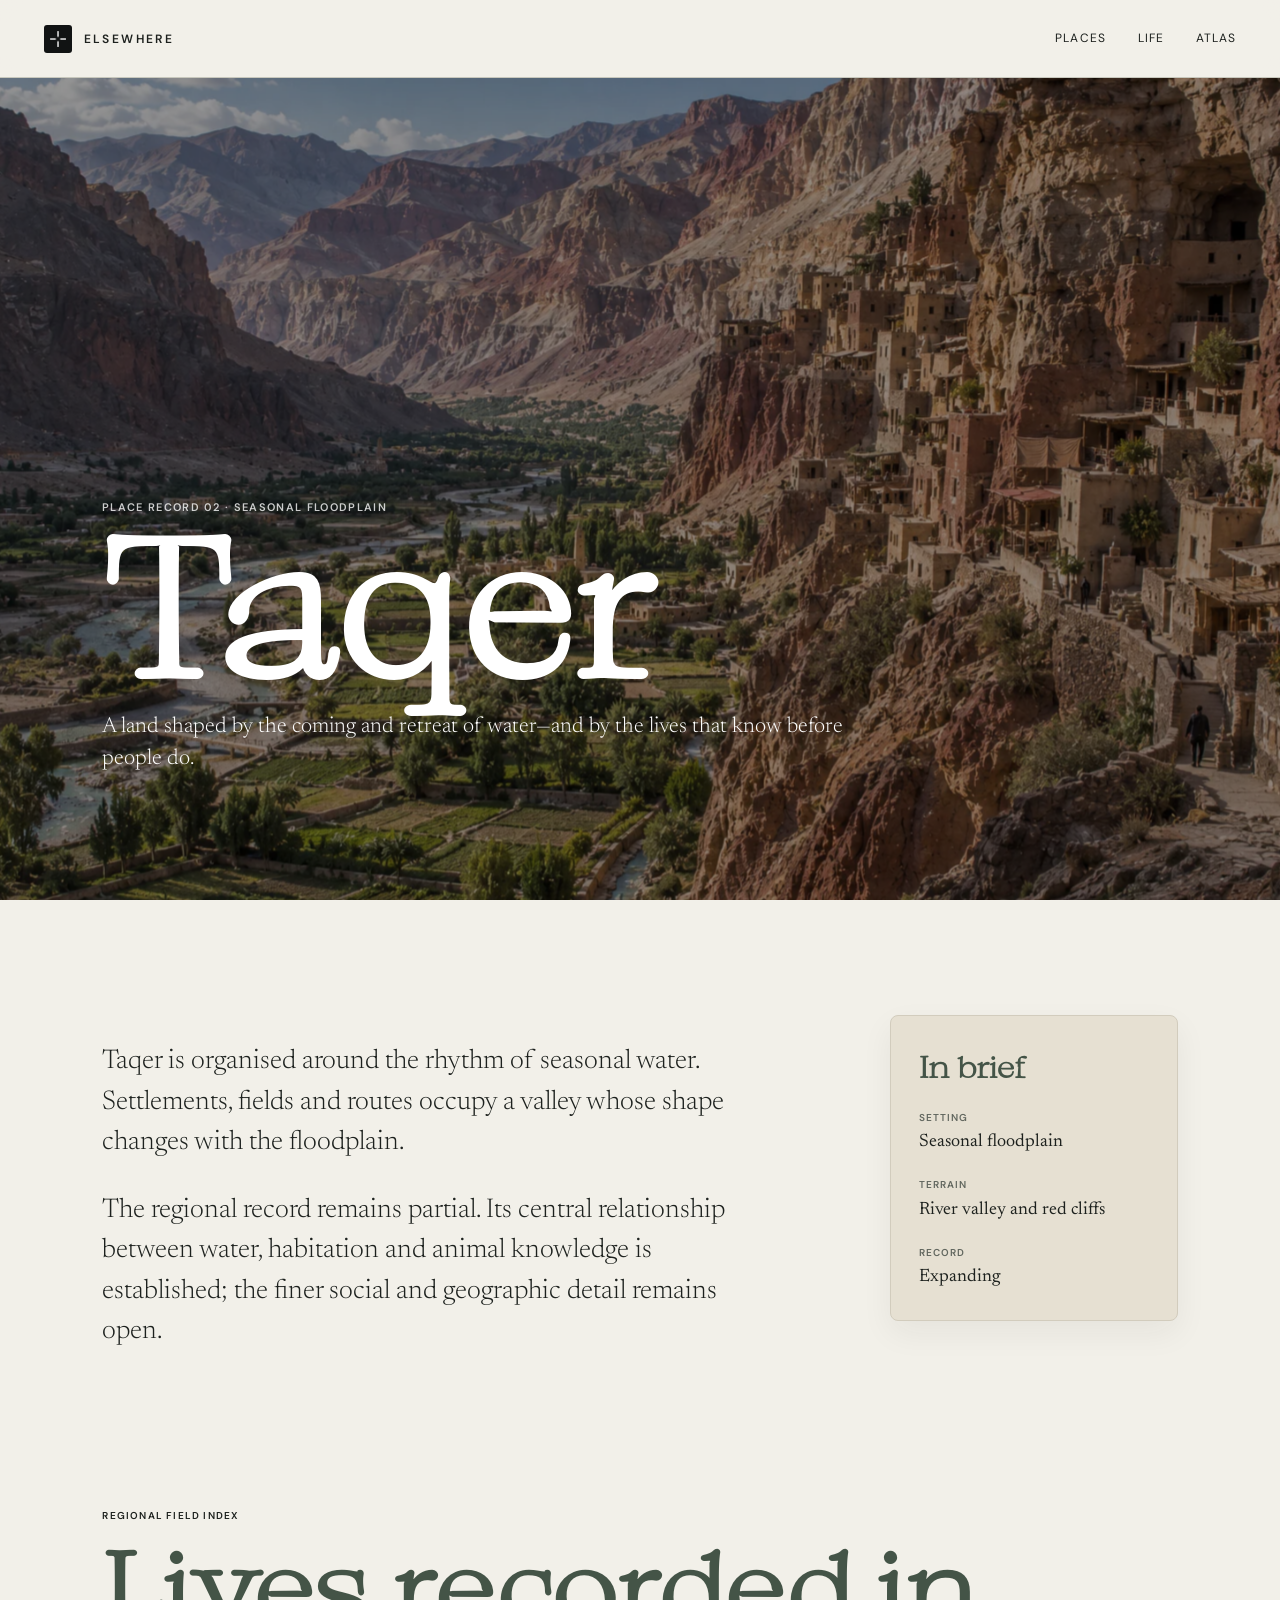
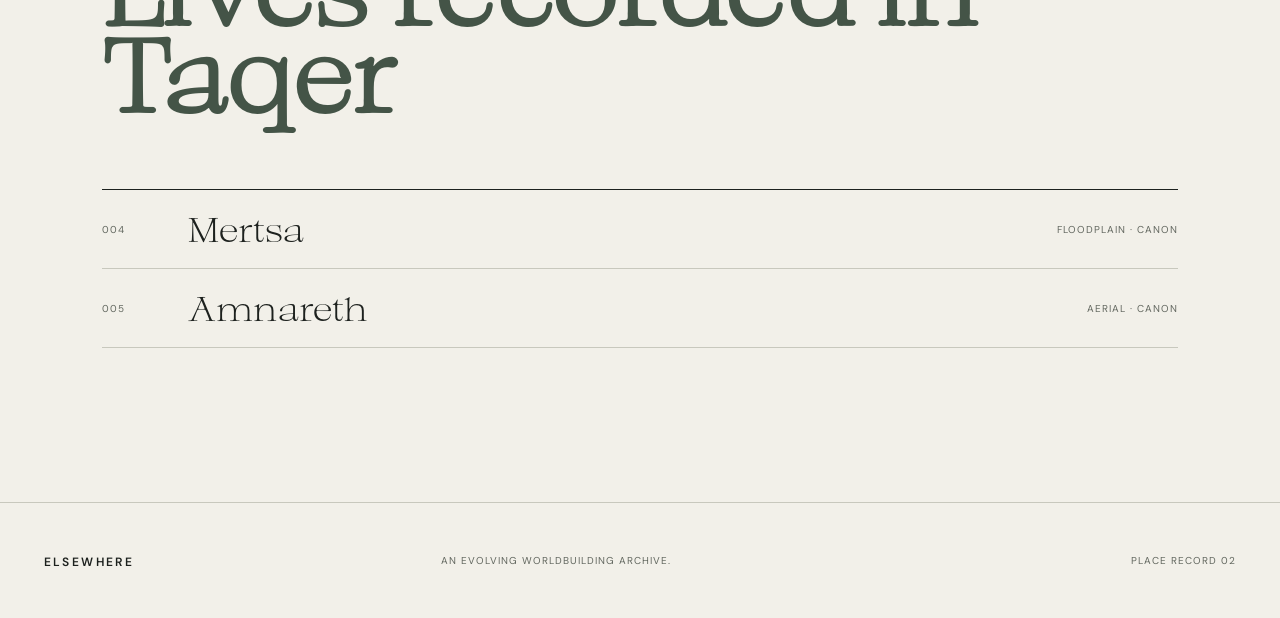
<file: places/taqer.html>
<!doctype html><html lang="en" class="place-page--taqer"><head><meta charset="utf-8"><meta name="viewport" content="width=device-width, initial-scale=1"><meta name="description" content="Taqer — a place record from Elsewhere."><title>Taqer — Elsewhere</title><link rel="stylesheet" href="../assets/styles.css?v=15"><script src="../assets/site.js?v=10" defer></script></head>
<body><header class="site-header"><a class="wordmark" href="../index.html" aria-label="Elsewhere home"><span class="wordmark-mark"><img src="../assets/images/elsewhere-coordinate-logo-dark.png" alt=""></span><span>Elsewhere</span></a><button class="menu-button" type="button" aria-expanded="false" aria-controls="site-nav">Explore</button><nav id="site-nav" aria-label="Primary navigation"><a href="../index.html#places">Places</a><a href="../index.html#life">Life</a><a href="../index.html#atlas">Atlas</a></nav></header>
<main><figure class="region-hero"><img src="../assets/images/taqer-inhabited-valley.webp" width="1536" height="1024" alt="An inhabited river valley beneath the red cliffs of Taqer"><figcaption class="region-hero-copy"><p class="eyebrow">Place record 02 · Seasonal floodplain</p><h1>Taqer</h1><p>A land shaped by the coming and retreat of water—and by the lives that know before people do.</p></figcaption></figure>
<section class="region-body"><div class="region-intro"><div><p>Taqer is organised around the rhythm of seasonal water. Settlements, fields and routes occupy a valley whose shape changes with the floodplain.</p><p>The regional record remains partial. Its central relationship between water, habitation and animal knowledge is established; the finer social and geographic detail remains open.</p></div><aside class="region-notes"><h2>In brief</h2><dl><div><dt>Setting</dt><dd>Seasonal floodplain</dd></div><div><dt>Terrain</dt><dd>River valley and red cliffs</dd></div><div><dt>Record</dt><dd>Expanding</dd></div></dl></aside></div><div class="region-index"><p>Regional field index</p><h2>Lives recorded in Taqer</h2><div class="region-index-list"><a href="../articles/mertsa.html"><span>004</span><strong>Mertsa</strong><span>Floodplain · canon</span></a><a href="../articles/amnareth.html"><span>005</span><strong>Amnareth</strong><span>Aerial · canon</span></a></div></div></section></main>
<footer><a class="wordmark" href="../index.html">Elsewhere</a><p>An evolving worldbuilding archive.</p><p>Place record 02</p></footer></body></html>
</file>
<file: assets/styles.css>
@import url('https://fonts.googleapis.com/css2?family=DM+Sans:wght@400;500;600&family=Newsreader:ital,opsz,wght@0,6..72,300;0,6..72,400;0,6..72,500;0,6..72,700;1,6..72,700&display=swap');

@font-face { font-family:'Aujournuit'; src:url('fonts/Aujournuit-Airy.woff2') format('woff2'); font-style:normal; font-weight:400; font-display:swap; }

:root { --paper:#f2f0e9; --ink:#1d211e; --muted:#62675f; --rule:#c8c8bd; --moss:#445447; --moss-card:#536458; --moss-border:#718076; --warm-white:#f4f1e8; --cream:#e6e0d2; --cream-border:#d2ccbd; --display:'Aujournuit', 'Newsreader', Georgia, serif; --serif:'Newsreader', Georgia, serif; --sans:'DM Sans', Arial, sans-serif; }
* { box-sizing:border-box; }
html { scroll-behavior:smooth; }
body { margin:0; background:var(--paper); color:var(--ink); font-family:var(--sans); font-size:15px; line-height:1.55; }
main { position:relative; isolation:isolate; }
main > section:not(.hero) { position:relative; z-index:1; }
a { color:inherit; text-decoration:none; }
img { width:100%; height:100%; object-fit:cover; display:block; }
.site-header { height:78px; display:flex; align-items:center; justify-content:space-between; padding:0 3.4vw; border-bottom:1px solid var(--rule); position:sticky; top:0; z-index:20; background:rgba(242,240,233,.94); backdrop-filter:blur(12px); -webkit-backdrop-filter:blur(12px); }
.wordmark { font:500 27px/1 var(--serif); letter-spacing:-.04em; }
.site-header .wordmark { display:inline-flex; align-items:center; gap:12px; font:600 12px/1 var(--sans); letter-spacing:.2em; text-transform:uppercase; }
.wordmark-mark { width:28px; height:28px; flex:none; border-radius:3px; overflow:hidden; }
.site-header .wordmark img { width:100%; height:100%; object-fit:cover; }
.site-header nav { display:flex; gap:2rem; font-size:12px; text-transform:uppercase; letter-spacing:.09em; }
.site-header nav a:hover { opacity:.55; }
.menu-button { display:none; background:none; border:0; font:500 12px var(--sans); text-transform:uppercase; letter-spacing:.08em; }
.hero { height:calc(100vh - 78px); display:grid; grid-template-columns:min(58vw, calc(66.6667vh - 52px)) 1fr; grid-template-rows:1fr auto; position:sticky; top:78px; z-index:0; }
.hero-image { grid-row:1 / 3; margin:0; height:calc(100vh - 78px); overflow:hidden; }
.hero-image img { object-position:center 52%; filter:saturate(.78) contrast(.95) blur(var(--hero-image-blur,0px)); transform:translate3d(0,var(--hero-image-y,0),0) scale(1.06); transform-origin:center; will-change:transform,filter; }
.hero-copy { padding:10vh 6vw 5vh; align-self:center; transform:translate3d(0,var(--hero-text-y,0),0); will-change:transform; }
.eyebrow,.section-number { font-size:11px; font-weight:600; letter-spacing:.12em; text-transform:uppercase; }
h1,h2,h3 { font-family:var(--display); font-weight:700; letter-spacing:normal; color:var(--moss); }
blockquote { font-family:var(--serif); font-weight:300; letter-spacing:-.035em; }
.hero h1 { font-size:clamp(58px,6.3vw,104px); line-height:.9; margin:.45em 0 .35em; }
.dek { font:300 clamp(20px,2vw,27px)/1.35 var(--serif); max-width:22em; color:#454b45; }
.text-link { display:inline-block; margin-top:1.5rem; padding-bottom:5px; border-bottom:1px solid currentColor; font-size:12px; text-transform:uppercase; letter-spacing:.09em; }
.text-link span { margin-left:1.5rem; }
.image-note { margin:0; position:absolute; bottom:25px; left:25px; color:#fff; font-size:10px; line-height:1.5; letter-spacing:.1em; text-transform:uppercase; text-shadow:0 1px 8px #0008; transform:translate3d(0,var(--hero-image-y,0),0); will-change:transform; }
.ruled-section { margin:0 3.4vw; border-top:1px solid var(--rule); isolation:isolate; }
.ruled-section::before { content:''; position:absolute; inset:0 -3.4vw; background:var(--paper); z-index:-1; }
.intro { padding:10vw 0; display:grid; grid-template-columns:1fr 2fr 1fr; gap:5vw; }
.intro { color:var(--warm-white); border-color:rgba(244,241,232,.25); }
.intro::before { background:var(--moss); }
.intro h2 { color:var(--warm-white); border-left:1px solid rgba(244,241,232,.35); padding-left:clamp(20px,2.2vw,36px); }
.intro .section-number { color:rgba(244,241,232,.68); }
.intro h2,.section-heading h2 { font-size:clamp(44px,5vw,76px); line-height:1; margin:0 0 2rem; }
.intro-copy p { max-width:36em; font:300 22px/1.5 var(--serif); }
.fact-list { align-self:start; position:sticky; top:110px; background:var(--cream); padding:30px; display:grid; gap:28px; border:1px solid var(--cream-border); border-radius:8px; box-shadow:0 12px 32px rgba(29,33,30,.08),0 2px 6px rgba(29,33,30,.04); }
.fact-list::before { content:'World in brief'; font-size:9px; font-weight:600; letter-spacing:.13em; text-transform:uppercase; color:var(--muted); margin-bottom:4px; }
.fact-list div { display:block; }
.fact-list span { display:block; color:var(--muted); font-size:9px; text-transform:uppercase; letter-spacing:.12em; margin-bottom:3px; }
.fact-list strong { display:block; font:400 25px/1.1 var(--serif); letter-spacing:-.025em; }
.intro .fact-list { background:var(--moss-card); border-color:var(--moss-border); box-shadow:0 16px 36px rgba(20,26,22,.24),0 2px 7px rgba(20,26,22,.14); }
.intro .fact-list::before,.intro .fact-list span { color:rgba(244,241,232,.65); }
.intro .fact-list strong { color:var(--warm-white); }
.places,.field-index { padding:8vw 0 10vw; }
.section-heading { display:grid; grid-template-columns:1fr 3fr; margin-bottom:5vw; }
.section-heading h2 { max-width:9em; }
.section-heading > h2,.section-heading-copy > h2 { border-left:1px solid var(--rule); padding-left:clamp(20px,2.2vw,36px); }
.section-heading-copy > p { max-width:38em; margin:0; color:var(--muted); font:300 19px/1.5 var(--serif); }
.place-grid { display:grid; grid-template-columns:1.15fr .85fr 1fr; gap:2vw; align-items:start; }
.place-card:nth-child(2) { margin-top:8vw; }
.place-card:nth-child(3) { margin-top:3vw; }
.placeholder-landscape,.placeholder-fauna { background-color:#8f9489; overflow:hidden; position:relative; }
.placeholder-landscape { aspect-ratio:4/5; }
.place-image { aspect-ratio:4/5; overflow:hidden; }
.place-image img { width:100%; height:100%; object-fit:cover; transition:transform .55s cubic-bezier(.22,.61,.36,1),filter .45s ease; }
.place-image--orra img { object-position:64% center; }
.place-image--taqer img { object-position:68% center; }
.place-image--namarain img { object-position:center; }
@media (hover:hover) {
  .place-card:is(:hover,:focus-within) .place-image img { transform:scale(1.05); }
  .place-grid:has(.place-card:is(:hover,:focus-within)) .place-card:not(:is(:hover,:focus-within)) .place-image img { filter:grayscale(1); }
}
.placeholder-landscape:after,.placeholder-fauna:after { content:'Image forthcoming'; position:absolute; right:13px; bottom:11px; color:#fff; font-size:9px; text-transform:uppercase; letter-spacing:.13em; }
.placeholder-landscape--coast { background:linear-gradient(165deg,#afb8b2 0 42%,#4d655e 43% 57%,#7d8b83 58% 64%,#3f5551 65%); }
.placeholder-landscape--flood { background:linear-gradient(175deg,#b5ad92 0 47%,#747c64 48% 58%,#a0a68b 59% 66%,#5d7069 67%); }
.placeholder-landscape--plateau { background:linear-gradient(160deg,#c3ab91 0 45%,#8b6049 46% 70%,#594a3e 71%); }
.card-meta { display:flex; justify-content:space-between; margin-top:14px; font-size:9px; text-transform:uppercase; letter-spacing:.12em; color:var(--muted); }
.place-card h3 { font-size:clamp(38px,4vw,58px); margin:.3em 0 .12em; }
.place-card p { color:var(--muted); max-width:30em; }
.feature { display:grid; grid-template-columns:1.4fr 1fr; min-height:78vh; margin:0; background:var(--paper); }
.feature::before { display:none; }
.feature-image { min-height:660px; overflow:hidden; }
.feature-image img { width:100%; height:100%; object-fit:cover; object-position:center; filter:blur(var(--feature-image-blur,6px)); transform:scale(1.02); transform-origin:center; will-change:filter; }
.feature-copy { padding:8vw 7vw; align-self:center; }
.feature h2 { font-size:clamp(70px,8vw,130px); line-height:.8; margin:.35em 0 .2em; }
.pronunciation { width:max-content; max-width:100%; padding:.45em .85em .5em; border-radius:999px; background:var(--muted); color:var(--warm-white); font:300 18px var(--serif); }
.pronunciation span { padding:0 .4em; }
.feature-copy > p:not(.eyebrow):not(.pronunciation) { font:300 21px/1.5 var(--serif); max-width:26em; }
.index-list { border-top:1px solid var(--ink); }
.index-list a { display:grid; grid-template-columns:54px 72px 1.2fr 1fr 70px; gap:1rem; padding:14px 0; border-bottom:1px solid var(--rule); align-items:center; }
.index-list a:hover strong { padding-left:10px; }
.index-list strong { font:400 34px/1 var(--display); transition:padding .2s; }
.index-list span,.index-list i { font-size:10px; text-transform:uppercase; letter-spacing:.1em; color:var(--muted); font-style:normal; }
.index-list .index-thumb { width:72px; aspect-ratio:4/3; overflow:hidden; border:1px solid var(--cream-border); border-radius:3px; background:var(--cream); }
.index-list .index-thumb img { display:block; width:100%; height:100%; object-fit:cover; object-position:center; }
.index-list .index-thumb--placeholder { background:linear-gradient(135deg,rgba(63,79,67,.14),rgba(63,79,67,.035) 52%,rgba(183,102,73,.11)); }
.index-list i { text-align:right; }
.index-list .status { justify-self:end; display:inline-flex; align-items:center; justify-content:center; min-width:62px; padding:6px 10px 5px; border-radius:999px; color:var(--warm-white); font-size:9px; font-weight:600; line-height:1; letter-spacing:.1em; }
.status--canon { background:var(--moss); }
.status--beta { background:#b76649; }
.quote-section { background:var(--moss); color:#f3f0e7; text-align:center; padding:14vw 10vw; }
.quote-section blockquote { font-size:clamp(42px,6vw,84px); line-height:1.04; max-width:15em; margin:0 auto; }
.quote-section p { margin-top:3rem; font-size:10px; text-transform:uppercase; letter-spacing:.14em; opacity:.6; }
footer { position:relative; z-index:2; padding:50px 3.4vw; border-top:1px solid var(--rule); display:grid; grid-template-columns:1fr 1fr 1fr; align-items:end; background:var(--paper); }
footer .wordmark { font:600 12px/1 var(--sans); letter-spacing:.2em; text-transform:uppercase; }
footer p { margin:0; font-size:10px; text-transform:uppercase; letter-spacing:.1em; color:var(--muted); }
footer p:last-child { text-align:right; }

.article-hero { padding:9vw 12vw 5vw; display:grid; grid-template-columns:minmax(0,1.7fr) minmax(260px,1fr); align-items:end; gap:6vw; }
.article-hero h1 { margin:.1em 0 0; font-size:clamp(76px,9vw,146px); line-height:.82; }
.article-facts { margin:0; padding:26px; display:grid; grid-template-columns:repeat(2,minmax(0,1fr)); gap:26px 32px; background:var(--cream); border:1px solid var(--cream-border); border-radius:8px; box-shadow:0 12px 32px rgba(29,33,30,.08),0 2px 6px rgba(29,33,30,.04); }
.article-facts::before { content:'Field record'; grid-column:1 / -1; margin-bottom:2px; color:var(--moss); font:700 24px/1 var(--display); letter-spacing:normal; text-transform:none; }
.article-facts div { min-height:0; padding:0; display:flex; flex-direction:column; gap:7px; }
.article-facts dt { color:var(--muted); font-size:9px; font-weight:600; letter-spacing:.12em; text-transform:uppercase; }
.article-facts dd { margin:0; font:400 20px/1.1 var(--serif); letter-spacing:-.02em; }
.article-lead { position:relative; margin:0 3.4vw; height:auto; aspect-ratio:3/2; overflow:hidden; }
.article-lead img { width:100%; height:100%; object-fit:cover; }
.article-lead figcaption { position:absolute; left:15px; bottom:12px; color:#fff; text-transform:uppercase; font-size:9px; letter-spacing:.12em; }
.article-page main > .creature-hero { position:sticky; top:78px; z-index:0; height:calc(100vh - 78px); min-height:calc(100vh - 78px); overflow:hidden; background:var(--moss); color:#fff; }
.creature-hero .article-lead { position:absolute; inset:0; width:100%; height:100%; margin:0; aspect-ratio:auto; }
.creature-hero .article-lead img { filter:brightness(.58) saturate(.84) blur(var(--creature-image-blur,0px)); transform:translate3d(0,var(--creature-image-y,0),0) scale(1.06); transform-origin:center; will-change:transform,filter; }
.creature-hero .article-lead--placeholder { min-height:0; filter:blur(var(--creature-image-blur,0px)); transform:translate3d(0,var(--creature-image-y,0),0) scale(1.06); will-change:transform,filter; }
.creature-hero .article-lead figcaption { left:auto; right:3.4vw; bottom:20px; z-index:2; text-shadow:0 1px 8px #0008; }
.creature-hero .article-hero { position:absolute; inset:auto 7vw 6vw; z-index:2; padding:0; grid-template-columns:minmax(0,1.5fr) minmax(260px,.65fr); color:#fff; transform:translate3d(0,var(--creature-text-y,0),0); will-change:transform; }
.creature-hero .article-hero h1 { color:#fff; font-size:clamp(76px,10vw,160px); }
.creature-hero .article-hero .eyebrow { color:inherit; opacity:.8; }
.creature-hero .record-status { background:rgba(242,240,233,.94); color:var(--moss); }
.creature-hero .record-status--beta { background:#b76649; color:#fff; }
.creature-summary { max-width:38em; margin:1.25rem 0 0; font:300 20px/1.45 var(--serif); text-shadow:0 1px 12px #0008; }
.creature-hero .article-facts { background:rgba(242,240,233,.94); color:var(--ink); backdrop-filter:blur(12px); -webkit-backdrop-filter:blur(12px); }
.article-introduction { position:relative; z-index:1; padding:8vw 3.4vw 2vw; background:var(--paper); }
.article-introduction .lede { max-width:780px; margin:0 auto; text-align:left; font:300 clamp(28px,3vw,44px)/1.3 var(--serif); }
.sr-only { position:absolute!important; width:1px!important; height:1px!important; padding:0!important; margin:-1px!important; overflow:hidden!important; clip:rect(0,0,0,0)!important; white-space:nowrap!important; border:0!important; }
.article-gallery { position:relative; z-index:1; padding:5vw 3.4vw 3.5vw; background:var(--paper); }
.gallery-browser { height:min(72vh,760px); min-height:520px; display:grid; grid-template-columns:minmax(0,1fr) minmax(0,1fr); gap:2.4vw; }
.gallery-thumbnails { height:100%; padding-right:12px; overflow-x:hidden; overflow-y:auto; overscroll-behavior-y:auto; scrollbar-width:thin; scrollbar-color:var(--rule) transparent; }
.gallery-thumbnails-inner { columns:3 120px; column-gap:10px; }
.gallery-thumb { position:relative; width:100%; margin:0 0 10px; padding:0; display:block; break-inside:avoid; overflow:hidden; border:0; border-radius:4px; background:var(--cream); cursor:pointer; }
.gallery-thumb img { width:100%; height:auto; display:block; transition:filter .25s ease,transform .35s ease; }
.gallery-thumb[aria-pressed="false"] img { filter:saturate(.55) brightness(.84); }
.gallery-thumb[aria-pressed="true"] { outline:2px solid var(--moss); outline-offset:-2px; }
.gallery-thumb:hover img { filter:none; transform:scale(1.025); }
.gallery-thumb:focus-visible,.gallery-stage figcaption button:focus-visible,.gallery-stage-image:focus-visible,.gallery-lightbox-close:focus-visible { outline:2px solid var(--ink); outline-offset:2px; }
.gallery-stage { min-width:0; height:100%; margin:0; padding:clamp(18px,3vw,42px); display:grid; grid-template-rows:minmax(0,1fr) auto; gap:18px; overflow:hidden; border:1px solid var(--cream-border); border-radius:9px; background:#ddd6c6; }
.gallery-stage-image { min-height:0; width:100%; padding:0; display:flex; align-items:center; justify-content:center; overflow:hidden; border:0; background:transparent; cursor:zoom-in; }
.gallery-stage-image img { width:auto; height:auto; max-width:100%; max-height:100%; border-radius:10px; object-fit:contain; }
.gallery-stage figcaption { min-width:0; width:100%; display:grid; grid-template-columns:1fr auto 1fr; align-items:center; font-size:10px; letter-spacing:.1em; text-transform:uppercase; }
.gallery-position { justify-self:center; color:var(--muted); font-variant-numeric:tabular-nums; }
.gallery-stage figcaption button { width:44px; height:44px; padding:0; display:grid; place-items:center; border:1px solid var(--cream-border); border-radius:50%; background:var(--paper); color:var(--ink); cursor:pointer; }
.gallery-stage figcaption button:last-child { justify-self:end; }
.gallery-stage figcaption button svg { width:24px; height:24px; display:block; fill:none; stroke:currentColor; stroke-width:1.8; stroke-linecap:round; stroke-linejoin:round; }
.gallery-stage figcaption button:hover { background:var(--moss); color:#fff; }
.gallery-lightbox { width:100vw; max-width:none; height:100dvh; max-height:none; margin:0; padding:clamp(28px,5vw,72px); place-items:center; overflow:hidden; border:0; background:rgba(10,13,11,.96); }
.gallery-lightbox[open] { display:grid; }
.gallery-lightbox::backdrop { background:rgba(10,13,11,.82); }
.gallery-lightbox > img { width:100%; height:100%; min-width:0; min-height:0; border-radius:10px; object-fit:contain; object-position:center; }
.gallery-lightbox-close { position:absolute; top:24px; right:24px; z-index:1; width:48px; height:48px; padding:0; display:grid; place-items:center; border:1px solid rgba(255,255,255,.35); border-radius:50%; background:rgba(10,13,11,.45); color:#fff; cursor:pointer; }
.gallery-lightbox-close svg { width:24px; height:24px; fill:none; stroke:currentColor; stroke-width:1.6; stroke-linecap:round; }
.gallery-lightbox-close:hover { background:#fff; color:var(--ink); }
body.gallery-lightbox-open { position:fixed; width:100%; overflow:hidden; }
.article-body { position:relative; z-index:1; max-width:none; margin:0; padding:7vw max(3vw,calc((100vw - 1120px)/2)) 10vw; display:grid; grid-template-columns:220px minmax(0,650px); gap:8vw; background:var(--moss); color:var(--warm-white); }
.article-toc { position:sticky; top:110px; align-self:start; display:flex; flex-direction:column; gap:.5rem; font-size:12px; }
.article-toc p { text-transform:uppercase; letter-spacing:.1em; font-size:9px; color:rgba(244,241,232,.6); }
.article-toc a { color:var(--warm-white); }
.article-prose { font:300 20px/1.65 var(--serif); }
.article-prose .lede { font-size:32px; line-height:1.35; }
.article-prose h2 { font-size:55px; margin:1.4em 0 .25em; color:var(--warm-white); }
.article-prose h3 { margin:2.2em 0 .35em; font:700 28px/1.1 var(--display); color:var(--warm-white); }
.article-prose ul { margin:1.2em 0 2em; padding-left:1.2em; }
.article-prose li { margin:.45em 0; }
.article-prose .pull-quote { margin:2.2em 0; padding-left:1.1em; border-left:1px solid rgba(244,241,232,.42); font-size:32px; line-height:1.3; }

@media (prefers-reduced-motion:no-preference) {
  @view-transition { navigation:auto; }
  .index-list a[href^="articles/tharven.html"] .index-thumb img,
  .article-lead img { view-transition-name:tharven-image; }
  .index-list a[href^="articles/tharven.html"] strong,
  .article-hero h1 { view-transition-name:tharven-title; }
  .place-card--orra .place-image img,.place-page--orra .region-hero > img { view-transition-name:orra-image; }
  .place-card--orra h3,.place-page--orra .region-hero h1 { view-transition-name:orra-title; }
  .place-card--orra a > p,.place-page--orra .region-hero-copy > p:last-child { view-transition-name:orra-description; }
  .place-card--taqer .place-image img,.place-page--taqer .region-hero > img { view-transition-name:taqer-image; }
  .place-card--taqer h3,.place-page--taqer .region-hero h1 { view-transition-name:taqer-title; }
  .place-card--taqer a > p,.place-page--taqer .region-hero-copy > p:last-child { view-transition-name:taqer-description; }
  .place-card--namarain .place-image img,.place-page--namarain .region-hero > img { view-transition-name:namarain-image; }
  .place-card--namarain h3,.place-page--namarain .region-hero h1 { view-transition-name:namarain-title; }
  .place-card--namarain a > p,.place-page--namarain .region-hero-copy > p:last-child { view-transition-name:namarain-description; }
  ::view-transition-group(tharven-image) { animation-duration:.72s; animation-timing-function:cubic-bezier(.22,.72,.18,1); }
  ::view-transition-group(tharven-title) { animation-duration:.58s; animation-timing-function:cubic-bezier(.22,.72,.18,1); }
  ::view-transition-group(orra-image),::view-transition-group(taqer-image),::view-transition-group(namarain-image) { animation-duration:.82s; animation-timing-function:cubic-bezier(.22,.72,.18,1); }
  ::view-transition-group(orra-title),::view-transition-group(taqer-title),::view-transition-group(namarain-title) { animation-duration:.72s; animation-timing-function:cubic-bezier(.22,.72,.18,1); }
  ::view-transition-group(orra-description),::view-transition-group(taqer-description),::view-transition-group(namarain-description) { animation-duration:.64s; animation-timing-function:cubic-bezier(.22,.72,.18,1); }
  ::view-transition-old(root),::view-transition-new(root) { animation-duration:.38s; }
}
.article-prose blockquote { margin:2.5em 0; padding:0 0 0 1.2em; border-left:1px solid rgba(244,241,232,.42); font-size:36px; line-height:1.25; }
.editorial-note { margin-top:4rem; padding:24px; border:1px solid rgba(244,241,232,.28); font-family:var(--sans); font-size:13px; }
.editorial-note strong { text-transform:uppercase; letter-spacing:.1em; font-size:9px; }
.article-next { position:relative; z-index:1; padding:6vw 3.4vw; background:var(--cream); }
.article-next > span { display:block; margin-bottom:clamp(20px,2.3vw,34px); text-transform:uppercase; letter-spacing:.1em; font-size:9px; }
.article-next a { display:grid; grid-template-columns:clamp(76px,9vw,132px) minmax(0,1fr) auto; align-items:center; gap:clamp(20px,3vw,48px); }
.article-next-thumb { width:100%; aspect-ratio:4/3; overflow:hidden; border:1px solid var(--cream-border); border-radius:7px; background:var(--paper); }
.article-next-thumb img { width:100%; height:100%; object-fit:cover; transition:transform .45s cubic-bezier(.22,.61,.36,1); }
.article-next-thumb--placeholder { background:linear-gradient(145deg,var(--moss),#899286); }
.article-next strong { min-width:0; color:var(--moss); font:400 clamp(54px,9vw,132px)/.85 var(--display); }
.article-next i { width:clamp(42px,5vw,72px); color:var(--moss); font-style:normal; }
.article-next i svg { width:100%; height:auto; display:block; fill:none; stroke:currentColor; stroke-width:2; stroke-linecap:round; stroke-linejoin:round; transition:transform .3s ease; }
.article-next a:hover .article-next-thumb img { transform:scale(1.055); }
.article-next a:hover i svg { transform:translateX(8px); }
.region-hero { position:sticky; top:78px; z-index:0; height:calc(100vh - 78px); min-height:calc(100vh - 78px); margin:0; overflow:hidden; background:var(--moss); color:var(--warm-white); }
.region-hero img { position:absolute; inset:0; filter:brightness(.62) saturate(.84) blur(var(--region-image-blur,0px)); transform:translate3d(0,var(--region-image-y,0),0) scale(1.06); transform-origin:center; will-change:transform,filter; }
.region-hero-copy { position:absolute; inset:auto 8vw 8vw; z-index:1; max-width:950px; color:#fff; transform:translate3d(0,var(--region-text-y,0),0); will-change:transform; }
.region-hero .eyebrow { color:inherit; opacity:.78; }
.region-hero h1 { margin:.08em 0 .16em; color:#fff; font-size:clamp(90px,15vw,220px); line-height:.78; }
.region-hero p:last-child { max-width:34em; font:300 22px/1.45 var(--serif); }
.region-body { position:relative; z-index:1; padding:9vw 8vw 12vw; background:var(--paper); }
.region-intro { display:grid; grid-template-columns:minmax(0,1.4fr) minmax(240px,.6fr); gap:9vw; align-items:start; }
.region-intro > div > p { max-width:35em; font:300 27px/1.5 var(--serif); }
.region-notes { padding:28px; border:1px solid var(--cream-border); border-radius:8px; background:var(--cream); box-shadow:0 12px 32px rgba(29,33,30,.06); }
.region-notes h2 { margin:0 0 1.2rem; font-size:30px; }
.region-notes dl { margin:0; display:grid; gap:1rem; }
.region-notes div { display:grid; grid-template-columns:100px 1fr; gap:1rem; }
.region-notes dt { color:var(--muted); font-size:10px; font-weight:600; letter-spacing:.1em; text-transform:uppercase; }
.region-notes dd { margin:0; font-family:var(--serif); font-size:18px; }
.region-intro .region-notes dl { gap:1.25rem; }
.region-intro .region-notes div { display:block; }
.region-intro .region-notes dd { margin:.25rem 0 0; }
.region-tabs { margin-top:clamp(64px,6vw,104px); }
.region-tab-list { display:flex; gap:clamp(24px,3vw,48px); overflow-x:auto; border-bottom:1px solid var(--rule); scrollbar-width:none; }
.region-tab-list::-webkit-scrollbar { display:none; }
.region-tab-list button { position:relative; flex:none; padding:0 0 18px; border:0; background:none; color:var(--muted); font:600 11px/1 var(--sans); letter-spacing:.1em; text-transform:uppercase; cursor:pointer; }
.region-tab-list button::after { content:''; position:absolute; right:0; bottom:-1px; left:0; height:2px; background:var(--moss); transform:scaleX(0); transform-origin:left; transition:transform .25s ease; }
.region-tab-list button[aria-selected="true"] { color:var(--moss); }
.region-tab-list button[aria-selected="true"]::after { transform:scaleX(1); }
.region-tab-list button:focus-visible { outline:2px solid var(--moss); outline-offset:5px; }
.region-tab-panel[hidden] { display:none; }
.region-tab-panel > .region-feature:first-child { margin-top:6vw; }
.region-tab-panel--empty { min-height:28vw; }
.region-overview { padding:6vw 0 4vw; display:grid; grid-template-columns:minmax(220px,.7fr) minmax(0,1.3fr); gap:6vw; border-bottom:1px solid var(--rule); align-items:start; }
.region-overview h2 { max-width:7em; margin:.15em 0 0; font-size:clamp(44px,5vw,76px); line-height:.92; }
.region-overview > div:last-child { max-width:44em; }
.region-overview > div:last-child p { margin:0 0 1.1em; font:300 21px/1.55 var(--serif); }
.region-subtabs { padding-top:clamp(28px,3vw,48px); }
.region-subtab-list { display:flex; flex-wrap:wrap; gap:10px; }
.region-subtab-list button { padding:10px 16px 11px; border:1px solid var(--cream-border); border-radius:999px; background:var(--cream); color:var(--muted); font:500 12px/1 var(--sans); cursor:pointer; }
.region-subtab-list button[aria-selected="true"] { border-color:var(--moss); background:var(--moss); color:var(--warm-white); }
.region-subtab-list button:focus-visible { outline:2px solid var(--moss); outline-offset:3px; }
.region-subtab-panel { min-height:clamp(52px,7vw,110px); }
.region-subtab-panel[hidden] { display:none; }
.region-index { margin-top:10vw; }
.region-index > p { font-size:10px; font-weight:600; letter-spacing:.12em; text-transform:uppercase; }
.region-index h2 { max-width:10em; margin:.2em 0 .7em; font-size:clamp(60px,8vw,120px); line-height:.85; }
.region-index-list { border-top:1px solid var(--ink); }
.region-index-list a { display:grid; grid-template-columns:70px 1fr auto; gap:1rem; align-items:center; padding:22px 0; border-bottom:1px solid var(--rule); }
.region-index-list strong { font:400 34px/1 var(--display); }
.region-index-list span { color:var(--muted); font-size:10px; letter-spacing:.1em; text-transform:uppercase; }
.region-feature { margin:9vw 0 0; display:grid; grid-template-columns:repeat(2,minmax(0,1fr)); gap:5vw; align-items:center; }
.region-feature--reverse { grid-template-columns:repeat(2,minmax(0,1fr)); }
.region-feature figure { margin:0; overflow:hidden; }
.region-feature img { width:100%; aspect-ratio:4/3; object-fit:cover; }
.region-feature-placeholder { position:relative; aspect-ratio:4/3; background:linear-gradient(145deg,#758078,var(--moss) 58%,#28352d); }
.region-feature-placeholder::after { content:'Image forthcoming'; position:absolute; right:16px; bottom:14px; color:rgba(244,241,232,.72); font:600 9px/1 var(--sans); letter-spacing:.12em; text-transform:uppercase; }
.region-feature h2 { margin:.15em 0 .35em; font-size:clamp(44px,5vw,76px); line-height:.92; }
.region-feature p { font:300 21px/1.55 var(--serif); }
.region-kicker { color:var(--muted); font:600 10px/1 var(--sans)!important; letter-spacing:.12em; text-transform:uppercase; }
.region-stat-grid { margin-top:3rem; display:grid; grid-template-columns:repeat(3,minmax(0,1fr)); border-top:1px solid var(--ink); }
.region-stat-grid div { padding:18px 12px 18px 0; border-bottom:1px solid var(--rule); }
.region-stat-grid span { display:block; color:var(--muted); font-size:10px; letter-spacing:.1em; text-transform:uppercase; }
.region-stat-grid strong { display:block; margin-top:.45rem; font:400 25px/1.1 var(--serif); }
.article-lead--placeholder { display:grid; place-items:center; min-height:46vw; background:linear-gradient(135deg,var(--moss),#6f7a6d 55%,#b28b72); color:var(--warm-white); }
.article-lead--placeholder span { font:400 clamp(54px,10vw,150px)/1 var(--display); opacity:.2; }
.record-status { display:inline-flex; margin-top:1.5rem; padding:7px 11px 6px; border-radius:999px; background:var(--moss); color:var(--warm-white); font:600 10px/1 var(--sans); letter-spacing:.1em; text-transform:uppercase; }
.record-status--beta { background:#b76649; }

@media (max-width:800px) {
  .site-header { height:64px; }
  .menu-button { display:block; }
  .site-header nav { display:none; position:absolute; top:64px; left:0; right:0; padding:25px 3.4vw; background:var(--paper); border-bottom:1px solid var(--rule); flex-direction:column; }
  .site-header nav.is-open { display:flex; }
  .hero { display:block; height:auto; top:64px; }
  .hero-image { height:62vh; min-height:470px; }
  .hero-image img,.hero-copy,.image-note { transform:none; will-change:auto; }
  .hero-image img { filter:saturate(.78) contrast(.95); }
  .hero-copy { padding:12vw 6vw 16vw; }
  .hero h1 { font-size:58px; }
  .image-note { top:calc(62vh - 55px); bottom:auto; }
  .intro,.section-heading,.feature,.article-hero,.article-body,.region-intro,.region-overview,.region-feature,.region-feature--reverse { grid-template-columns:1fr; }
  .intro { padding:18vw 0; }
  .intro .section-number { margin-bottom:2rem; }
  .fact-list { margin-top:3rem; }
  .fact-list { position:static; }
  .place-grid { grid-template-columns:1fr; gap:12vw; }
  .place-card:nth-child(n) { margin-top:0; }
  .placeholder-landscape,.place-image { aspect-ratio:4/4.5; }
  .feature-image { min-height:80vw; }
  .feature-image img { filter:none; transform:none; will-change:auto; }
  .feature-copy { padding:18vw 7vw; }
  .feature h2 { font-size:75px; }
  .index-list a { grid-template-columns:32px 56px 1fr auto; gap:.75rem; }
  .index-list .index-thumb { width:56px; }
  .index-list .index-meta { display:none; }
  .index-list strong { font-size:25px; }
  footer { grid-template-columns:1fr; gap:20px; }
  footer p:last-child { text-align:left; }
  .article-hero { padding:18vw 6vw 12vw; }
  .article-hero h1 { font-size:25vw; }
  .article-lead { height:auto; }
  .article-page main > .creature-hero { position:relative; top:auto; height:calc(100svh - 64px); min-height:680px; }
  .creature-hero .article-lead { height:100%; }
  .creature-hero .article-lead img,.creature-hero .article-lead--placeholder,.creature-hero .article-hero { transform:none; will-change:auto; }
  .creature-hero .article-lead img { filter:brightness(.58) saturate(.84); }
  .creature-hero .article-hero { inset:auto 6vw 7vw; padding:0; gap:1.5rem; }
  .creature-hero .article-hero h1 { font-size:21vw; }
  .creature-summary { font-size:17px; }
  .creature-hero .article-facts { padding:18px; gap:16px; }
  .article-introduction { padding:14vw 6vw 4vw; }
  .article-introduction .lede { font-size:28px; }
  .article-gallery { padding:12vw 6vw 16vw; }
  .gallery-browser { height:auto; min-height:0; grid-template-columns:1fr; }
  .gallery-thumbnails { height:38vh; order:2; }
  .gallery-thumbnails-inner { columns:4 90px; }
  .gallery-stage { height:58vh; min-height:420px; }
  .article-body { padding:15vw 7vw 22vw; }
  .article-toc { position:static; border-bottom:1px solid var(--rule); padding-bottom:2rem; }
  .article-prose .lede { font-size:27px; }
  .article-next { padding:12vw 6vw; }
  .region-hero { position:relative; top:auto; height:72vh; min-height:72vh; }
  .region-hero img,.region-hero-copy { transform:none; will-change:auto; }
  .region-hero img { filter:brightness(.62) saturate(.84); }
  .region-hero-copy { inset:auto 6vw 10vw; }
  .region-hero h1 { font-size:25vw; }
  .region-body { padding:16vw 7vw 22vw; }
  .region-feature--reverse figure { order:-1; }
  .region-stat-grid { grid-template-columns:1fr; }
  .region-index-list a { grid-template-columns:42px 1fr; }
  .region-index-list a span:last-child { display:none; }
}

@media (prefers-reduced-motion:reduce) { html { scroll-behavior:auto; } * { transition:none!important; } .hero-image img,.hero-copy,.image-note,.region-hero img,.region-hero-copy,.creature-hero .article-lead img,.creature-hero .article-lead--placeholder,.creature-hero .article-hero { transform:none!important; will-change:auto; } .hero-image img { filter:saturate(.78) contrast(.95)!important; } .region-hero img { filter:brightness(.62) saturate(.84)!important; } .creature-hero .article-lead img { filter:brightness(.58) saturate(.84)!important; } .feature-image img { filter:none!important; will-change:auto; } }
</file>
